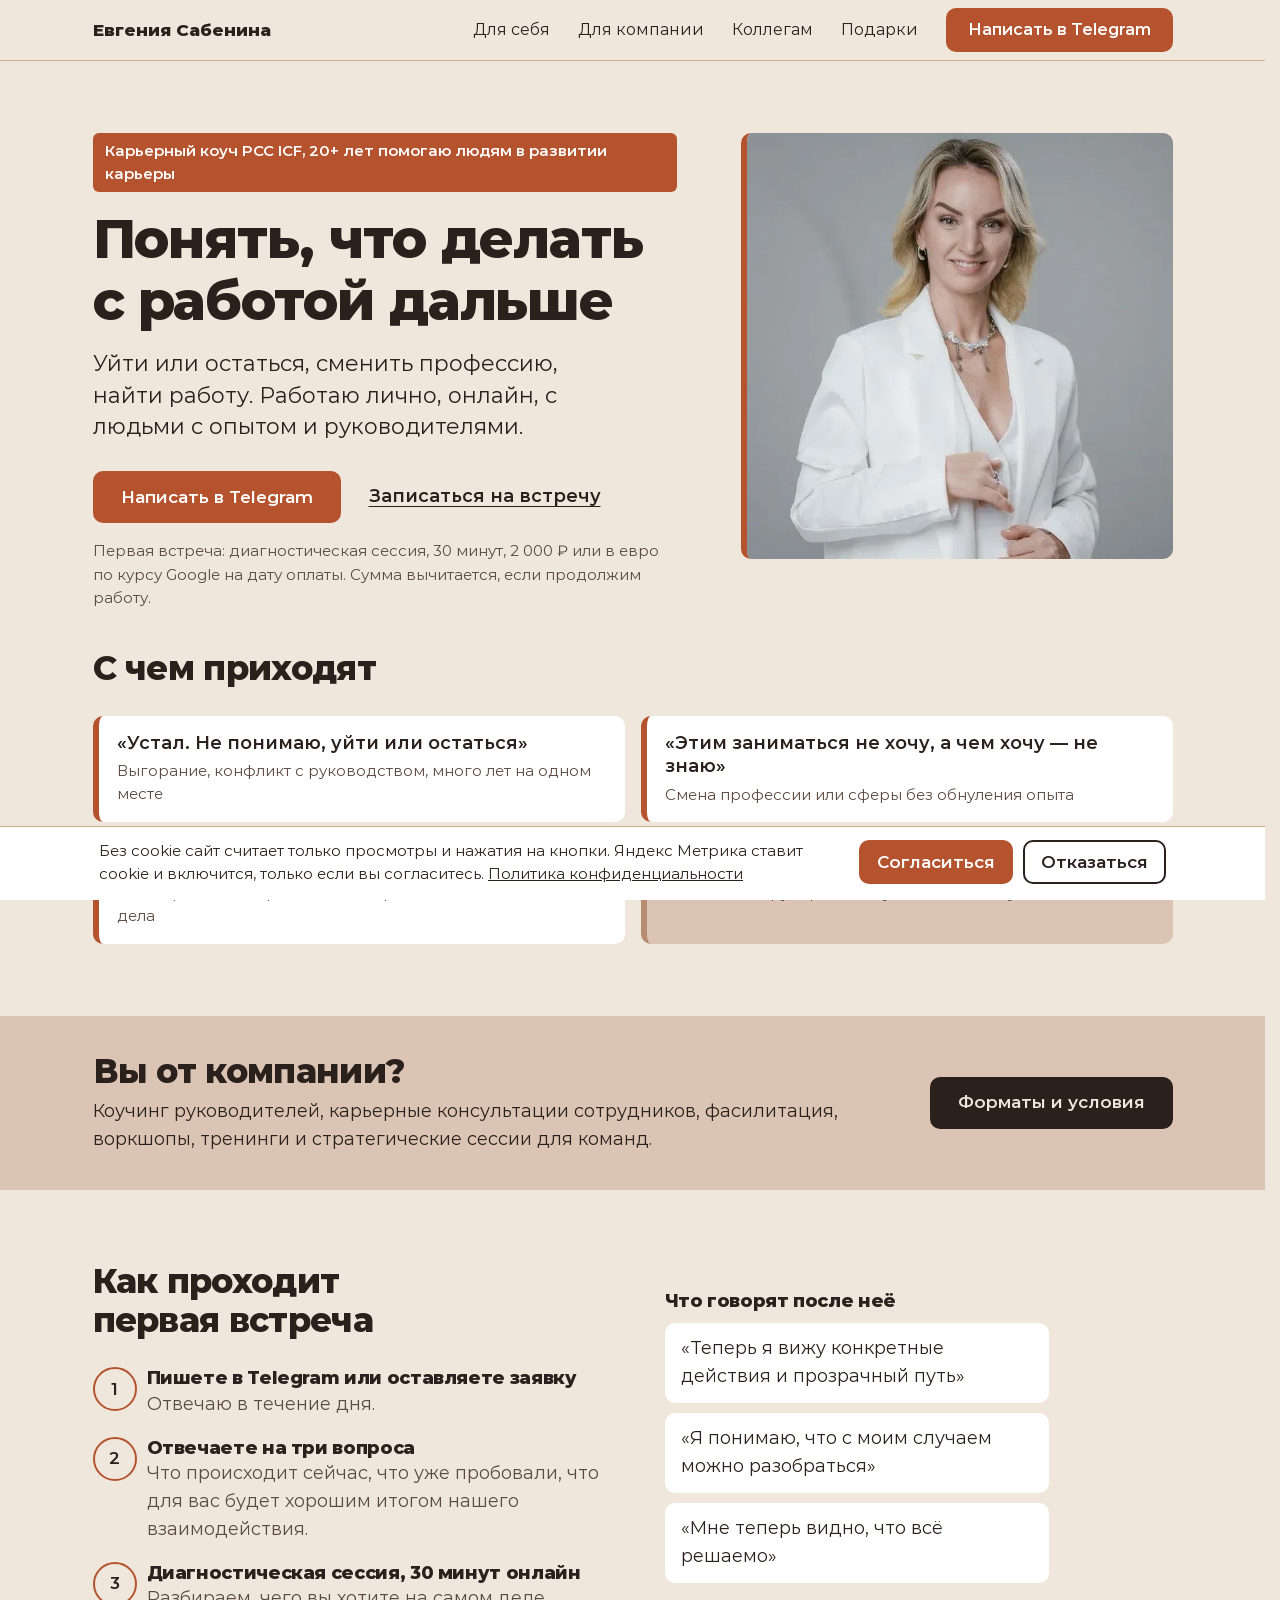
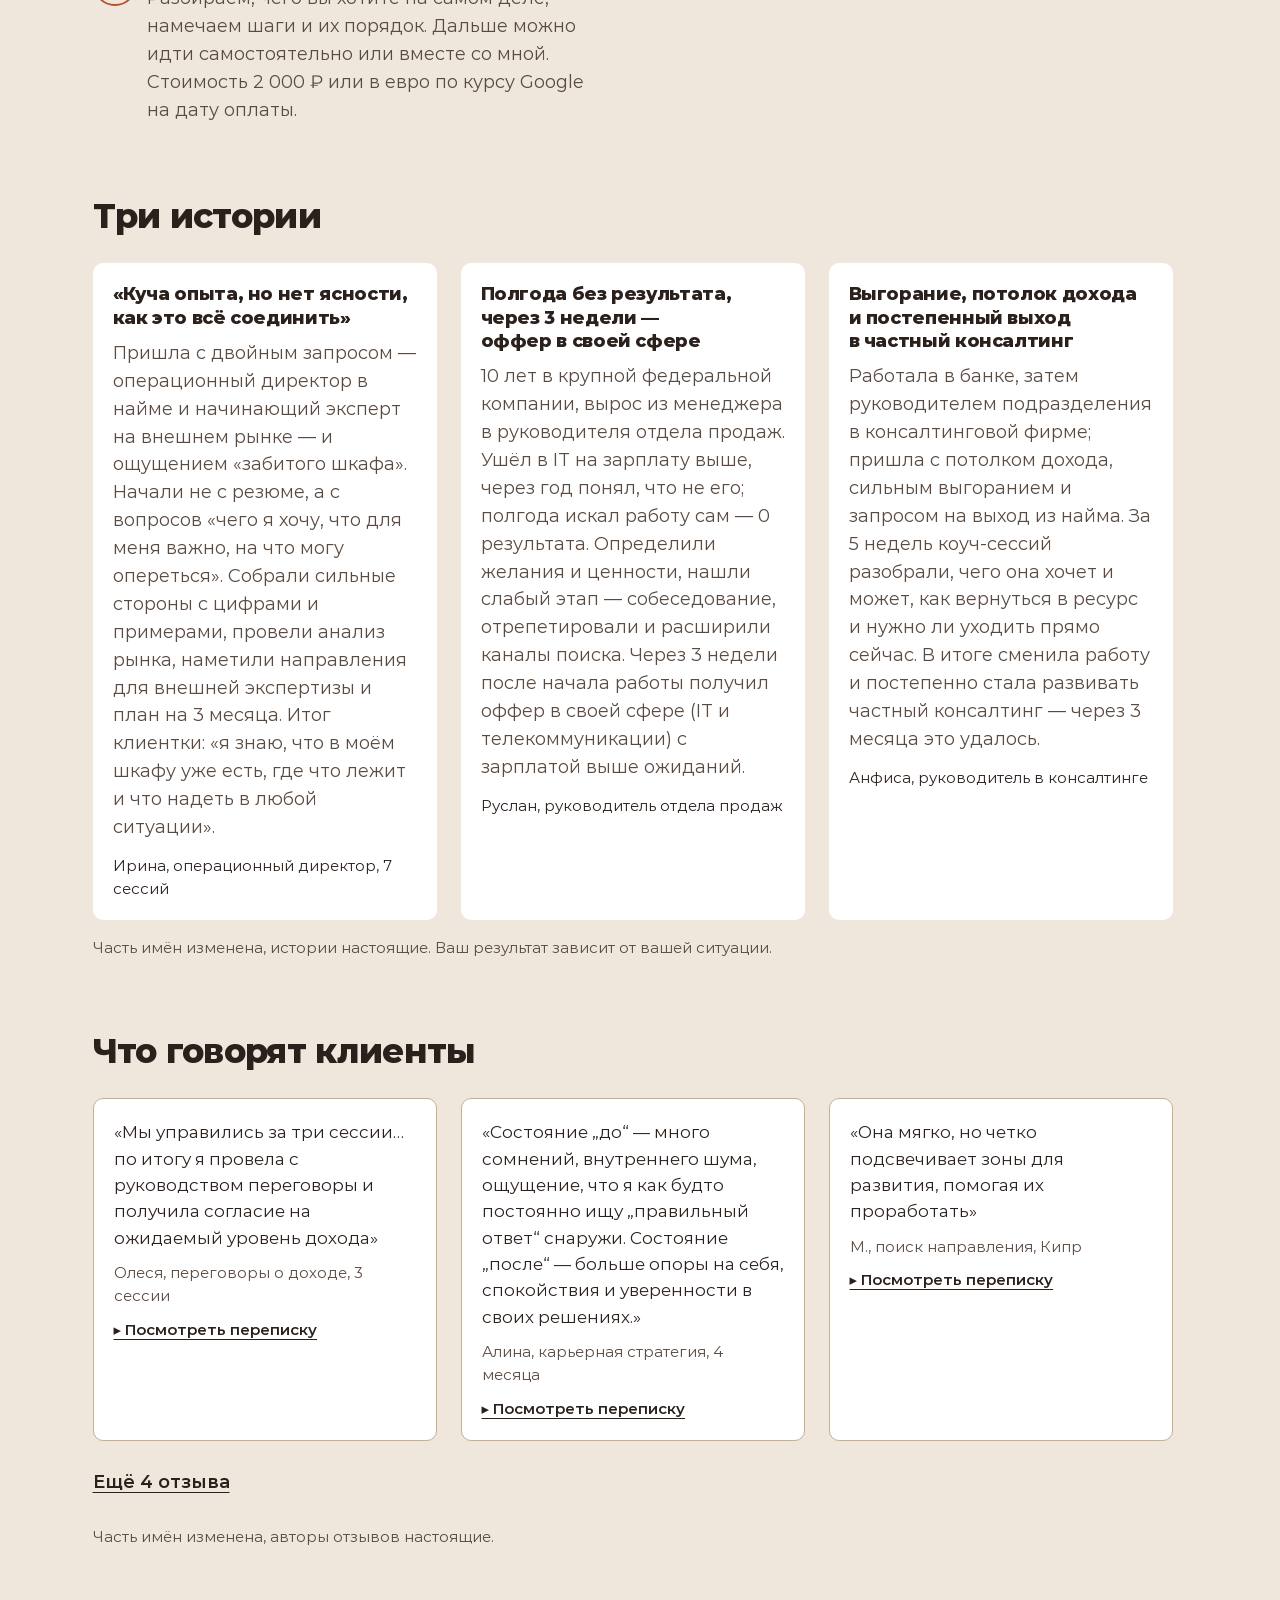
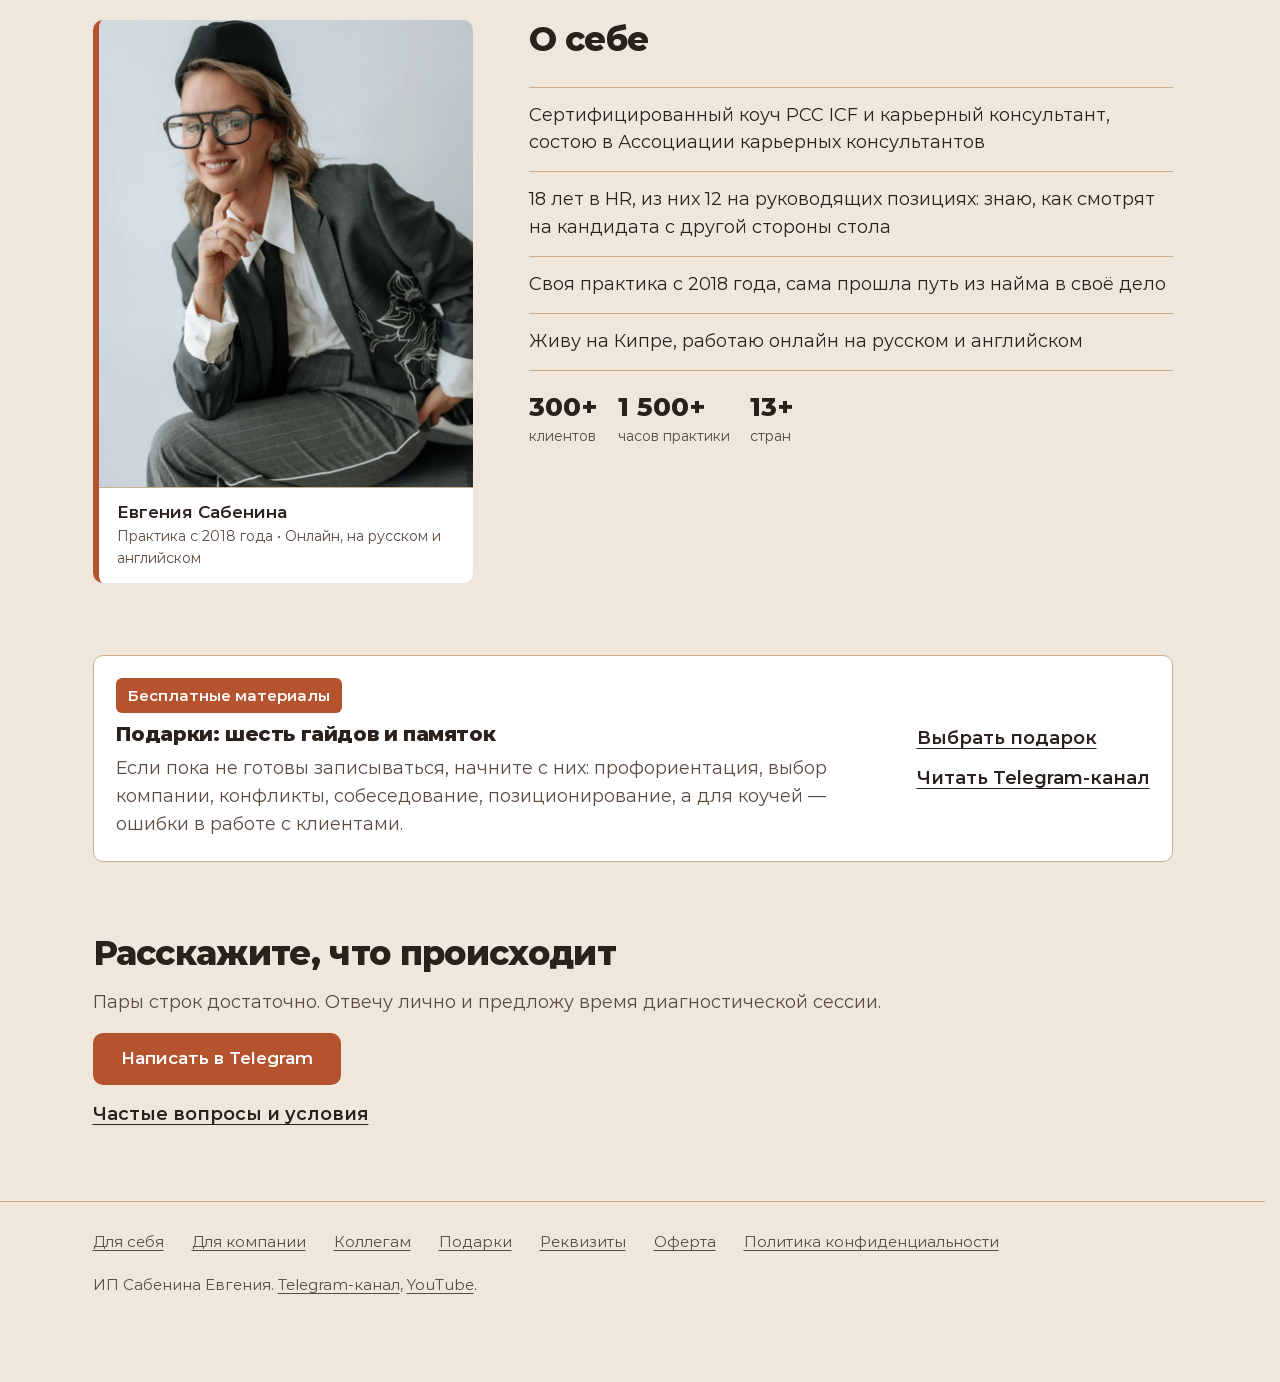
<file: index.html>
<!doctype html>
<html lang="ru" data-page="index" data-hit="https://functions.yandexcloud.net/d4e68714odns69rk6tcs">
<head>
<meta charset="utf-8">
<meta http-equiv="Content-Security-Policy" content="default-src 'self'; script-src 'self' https://mc.yandex.ru https://mc.yandex.com https://mc.yandex.az https://mc.yandex.by https://mc.yandex.co.il https://mc.yandex.com.am https://mc.yandex.com.ge https://mc.yandex.com.tr https://mc.yandex.ee https://mc.yandex.fr https://mc.yandex.kg https://mc.yandex.kz https://mc.yandex.lt https://mc.yandex.lv https://mc.yandex.md https://mc.yandex.tj https://mc.yandex.tm https://mc.yandex.uz https://forms.yandex.ru https://yastatic.net; frame-src https://forms.yandex.ru; img-src 'self' data: https://mc.yandex.ru https://mc.yandex.com https://mc.yandex.az https://mc.yandex.by https://mc.yandex.co.il https://mc.yandex.com.am https://mc.yandex.com.ge https://mc.yandex.com.tr https://mc.yandex.ee https://mc.yandex.fr https://mc.yandex.kg https://mc.yandex.kz https://mc.yandex.lt https://mc.yandex.lv https://mc.yandex.md https://mc.yandex.tj https://mc.yandex.tm https://mc.yandex.uz; connect-src 'self' https://mc.yandex.ru https://mc.yandex.com https://mc.yandex.az https://mc.yandex.by https://mc.yandex.co.il https://mc.yandex.com.am https://mc.yandex.com.ge https://mc.yandex.com.tr https://mc.yandex.ee https://mc.yandex.fr https://mc.yandex.kg https://mc.yandex.kz https://mc.yandex.lt https://mc.yandex.lv https://mc.yandex.md https://mc.yandex.tj https://mc.yandex.tm https://mc.yandex.uz https://functions.yandexcloud.net; style-src 'self'; font-src 'self'; base-uri 'self' https://sabenina-career.com/; form-action 'none'">
<meta name="viewport" content="width=device-width, initial-scale=1">
<meta name="referrer" content="strict-origin-when-cross-origin">
<title>Евгения Сабенина — карьерный коуч PCC ICF</title>
<meta name="description" content="Карьерный коуч PCC ICF и карьерный консультант, 20+ лет опыта. Смена профессии, поиск работы, выгорание. Кипр, Лимассол; онлайн на русском и английском.">
<link rel="canonical" href="https://sabenina-career.com/">
<meta property="og:url" content="https://sabenina-career.com/">
<meta property="og:type" content="website">
<meta property="og:locale" content="ru_RU">
<meta property="og:title" content="Евгения Сабенина — карьерный коуч PCC ICF">
<meta property="og:description" content="Карьерный коуч PCC ICF и карьерный консультант, 20+ лет опыта. Смена профессии, поиск работы, выгорание. Кипр, Лимассол; онлайн на русском и английском.">
<meta property="og:image" content="https://sabenina-career.com/img/og.jpg">
<meta property="og:image:width" content="1200">
<meta property="og:image:height" content="630">
<link rel="icon" href="favicon.ico" sizes="32x32">
<link rel="icon" href="favicon.svg" type="image/svg+xml">
<link rel="stylesheet" href="styles.css">
<script src="site.js" defer></script>
<script type="application/ld+json">{"@context": "https://schema.org", "@type": "Person", "name": "Евгения Сабенина", "jobTitle": "Карьерный и executive-коуч, PCC ICF", "knowsLanguage": ["ru", "en"], "url": "https://sabenina-career.com/", "sameAs": ["https://t.me/sabenina_career_channel", "https://www.youtube.com/@sabenina_career"]}</script>
</head>
<body>

<header class="top">
  <div class="wrap">
    <a class="brand" href="index.html">Евгения Сабенина</a>
    <nav class="nav" aria-label="Разделы">
      <a href="dlya-sebya.html">Для себя</a>
      <a href="dlya-kompanii.html">Для компании</a>
      <a href="kollegam.html">Коллегам</a>
      <a href="podarki.html">Подарки</a>
      <a class="btn" href="https://t.me/sabenina_career?text=%D0%97%D0%B4%D1%80%D0%B0%D0%B2%D1%81%D1%82%D0%B2%D1%83%D0%B9%D1%82%D0%B5%21%20%D0%9F%D0%B8%D1%88%D1%83%20%D1%81%20%D1%81%D0%B0%D0%B9%D1%82%D0%B0%2C%20%D1%81%D1%82%D1%80%D0%B0%D0%BD%D0%B8%D1%86%D0%B0%20%C2%AB%D0%93%D0%BB%D0%B0%D0%B2%D0%BD%D0%B0%D1%8F%C2%BB." target="_blank" rel="noopener" data-goal="telegram">Написать в Telegram</a>
    </nav>
    <details class="menu">
      <summary>Меню</summary>
      <div class="menu-list">
        <a href="index.html" aria-current="page">Главная</a>
        <a href="dlya-sebya.html">Для себя</a>
        <a href="dlya-kompanii.html">Для компании</a>
        <a href="kollegam.html">Коллегам</a>
        <a href="podarki.html">Подарки</a>
      </div>
    </details>
  </div>
</header>

<main>

<section class="hero">
  <div class="wrap hero-grid">
    <div class="hero-text">
      <span class="plaque">Карьерный коуч PCC ICF, 20+ лет помогаю людям в развитии карьеры</span>
      <h1>Понять, что делать с работой дальше</h1>
      <p class="lead">Уйти или остаться, сменить профессию, найти работу. Работаю лично, онлайн, с людьми с опытом и руководителями.</p>
      <div class="actions">
        <a class="btn" href="https://t.me/sabenina_career?text=%D0%97%D0%B4%D1%80%D0%B0%D0%B2%D1%81%D1%82%D0%B2%D1%83%D0%B9%D1%82%D0%B5%21%20%D0%9F%D0%B8%D1%88%D1%83%20%D1%81%20%D1%81%D0%B0%D0%B9%D1%82%D0%B0%2C%20%D1%81%D1%82%D1%80%D0%B0%D0%BD%D0%B8%D1%86%D0%B0%20%C2%AB%D0%93%D0%BB%D0%B0%D0%B2%D0%BD%D0%B0%D1%8F%C2%BB." target="_blank" rel="noopener" data-goal="telegram">Написать в Telegram</a>
        <a class="link" href="dlya-sebya.html#zapis" data-goal="form">Записаться на встречу</a>
        <span class="note">Первая встреча: диагностическая сессия, 30 минут, 2 000 ₽ или в евро по курсу Google на дату оплаты. Сумма вычитается, если продолжим работу.</span>
      </div>
    </div>

    <div class="hero-photo">
      <div class="photo-card">
        <img src="img/eugenia-hero-white.webp" alt="Евгения Сабенина, карьерный коуч, в белом жакете" width="656" height="656">
      </div>
    </div>
  </div>
</section>

<section class="block pt-0">
  <div class="wrap">
    <h2>С чем приходят</h2>
    <div class="asks-grid">
      <a class="ask" href="dlya-sebya.html#ujti-ili-ostatsya">
        <strong>«Устал. Не понимаю, уйти или остаться»</strong>
        <span>Выгорание, конфликт с руководством, много лет на одном месте</span>
      </a>
      <a class="ask" href="dlya-sebya.html#smena-professii">
        <strong>«Этим заниматься не хочу, а чем хочу — не знаю»</strong>
        <span>Смена профессии или сферы без обнуления опыта</span>
      </a>
      <a class="ask" href="dlya-sebya.html#poisk-raboty">
        <strong>«Нет приглашений на резюме, что делать?»</strong>
        <span>Поиск работы, сокращение, возврат в найм после своего дела</span>
      </a>
      <a class="ask unsure" href="https://t.me/sabenina_career?text=%D0%97%D0%B4%D1%80%D0%B0%D0%B2%D1%81%D1%82%D0%B2%D1%83%D0%B9%D1%82%D0%B5%21%20%D0%9F%D0%B8%D1%88%D1%83%20%D1%81%20%D1%81%D0%B0%D0%B9%D1%82%D0%B0%2C%20%D1%81%D1%82%D1%80%D0%B0%D0%BD%D0%B8%D1%86%D0%B0%20%C2%AB%D0%93%D0%BB%D0%B0%D0%B2%D0%BD%D0%B0%D1%8F%C2%BB." target="_blank" rel="noopener" data-goal="telegram">
        <strong>Не знаете, что выбрать?</strong>
        <span>Напишите пару строк о ситуации, подскажу, с чего начать</span>
      </a>
    </div>
  </div>
</section>

<section class="band">
  <div class="wrap">
    <div>
      <h2>Вы от компании?</h2>
      <p>Коучинг руководителей, карьерные консультации сотрудников, фасилитация, воркшопы, тренинги и стратегические сессии для команд.</p>
    </div>
    <a class="btn" href="dlya-kompanii.html">Форматы и условия</a>
  </div>
</section>

<section class="block">
  <div class="wrap two">
    <div>
      <h2>Как проходит первая встреча</h2>
      <ol class="steps">
        <li><div><h3>Пишете в Telegram или оставляете заявку</h3><p class="muted">Отвечаю в течение дня.</p></div></li>
        <li><div><h3>Отвечаете на три вопроса</h3><p class="muted">Что происходит сейчас, что уже пробовали, что для вас будет хорошим итогом нашего взаимодействия.</p></div></li>
        <li><div><h3>Диагностическая сессия, 30 минут онлайн</h3><p class="muted">Разбираем, чего вы хотите на самом деле, намечаем шаги и их порядок. Дальше можно идти самостоятельно или вместе со мной. Стоимость 2 000 ₽ или в евро по курсу Google на дату оплаты.</p></div></li>
      </ol>
    </div>
    <div class="said" aria-label="Что говорят после первой встречи">
      <h3>Что говорят после неё</h3>
      <p>«Теперь я вижу конкретные действия и прозрачный путь»</p>
      <p>«Я понимаю, что с моим случаем можно разобраться»</p>
      <p>«Мне теперь видно, что всё решаемо»</p>
    </div>
  </div>
</section>

<section class="block pt-0">
  <div class="wrap">
    <h2>Три истории</h2>
    <div class="cases">
      <article class="case">
        <h3>«Куча опыта, но нет ясности, как это всё соединить»</h3>
        <p>Пришла с двойным запросом — операционный директор в найме и начинающий эксперт на внешнем рынке — и ощущением «забитого шкафа». Начали не с резюме, а с вопросов «чего я хочу, что для меня важно, на что могу опереться». Собрали сильные стороны с цифрами и примерами, провели анализ рынка, наметили направления для внешней экспертизы и план на 3 месяца. Итог клиентки: «я знаю, что в моём шкафу уже есть, где что лежит и что надеть в любой ситуации».</p>
        <p class="who">Ирина, операционный директор, 7 сессий</p>
      </article>
      <article class="case">
        <h3>Полгода без результата, через 3 недели — оффер в своей сфере</h3>
        <p>10 лет в крупной федеральной компании, вырос из менеджера в руководителя отдела продаж. Ушёл в IT на зарплату выше, через год понял, что не его; полгода искал работу сам — 0 результата. Определили желания и ценности, нашли слабый этап — собеседование, отрепетировали и расширили каналы поиска. Через 3 недели после начала работы получил оффер в своей сфере (IT и телекоммуникации) с зарплатой выше ожиданий.</p>
        <p class="who">Руслан, руководитель отдела продаж</p>
      </article>
      <article class="case">
        <h3>Выгорание, потолок дохода и постепенный выход в частный консалтинг</h3>
        <p>Работала в банке, затем руководителем подразделения в консалтинговой фирме; пришла с потолком дохода, сильным выгоранием и запросом на выход из найма. За 5 недель коуч-сессий разобрали, чего она хочет и может, как вернуться в ресурс и нужно ли уходить прямо сейчас. В итоге сменила работу и постепенно стала развивать частный консалтинг — через 3 месяца это удалось.</p>
        <p class="who">Анфиса, руководитель в консалтинге</p>
      </article>
    </div>
    <p class="muted small mt-16">Часть имён изменена, истории настоящие. Ваш результат зависит от вашей ситуации.</p>
  </div>
</section>

<section class="block pt-0" id="otzyvy">
  <div class="wrap">
    <h2>Что говорят клиенты</h2>
    <div class="reviews">
        <figure class="review">
          <blockquote>«Мы управились за три сессии… по итогу я провела с руководством переговоры и получила согласие на ожидаемый уровень дохода»</blockquote>
          <figcaption>Олеся, переговоры о доходе, 3 сессии</figcaption>
          <details class="proof"><summary>Посмотреть переписку</summary><a href="img/otzyvy/14.webp" target="_blank" rel="noopener"><img src="img/otzyvy/14.webp" alt="Скриншот отзыва клиентки о переговорах о доходе" width="1080" height="629" loading="lazy"></a></details>
        </figure>
        <figure class="review">
          <blockquote>«Состояние „до“ — много сомнений, внутреннего шума, ощущение, что я как будто постоянно ищу „правильный ответ“ снаружи. Состояние „после“ — больше опоры на себя, спокойствия и уверенности в своих решениях.»</blockquote>
          <figcaption>Алина, карьерная стратегия, 4 месяца</figcaption>
          <details class="proof"><summary>Посмотреть переписку</summary><a href="img/otzyvy/15.webp" target="_blank" rel="noopener"><img src="img/otzyvy/15.webp" alt="Скриншот отзыва клиентки: с чем пришла" width="932" height="1280" loading="lazy"></a><a href="img/otzyvy/16.webp" target="_blank" rel="noopener"><img src="img/otzyvy/16.webp" alt="Скриншот отзыва клиентки: что стало опорой в процессе" width="765" height="1280" loading="lazy"></a><a href="img/otzyvy/17.webp" target="_blank" rel="noopener"><img src="img/otzyvy/17.webp" alt="Скриншот отзыва клиентки: изменения за 4 месяца" width="785" height="1280" loading="lazy"></a></details>
        </figure>
        <figure class="review">
          <blockquote>«Она мягко, но четко подсвечивает зоны для развития, помогая их проработать»</blockquote>
          <figcaption>М., поиск направления, Кипр</figcaption>
          <details class="proof"><summary>Посмотреть переписку</summary><a href="img/otzyvy/06.webp" target="_blank" rel="noopener"><img src="img/otzyvy/06.webp" alt="Скриншот отзыва клиента о поиске направления" width="1080" height="540" loading="lazy"></a></details>
        </figure>
    </div>
    <details class="more-reviews">
      <summary>Ещё 4 отзыва</summary>
      <div class="reviews">
        <figure class="review">
          <blockquote>«В результате поставленная цель была достигнута: резюме скорректировано, предпочтения определены»</blockquote>
          <figcaption>Игорь Н., топ-менеджер, найти работу</figcaption>
          <details class="proof"><summary>Посмотреть переписку</summary><a href="img/otzyvy/11.webp" target="_blank" rel="noopener"><img src="img/otzyvy/11.webp" alt="Скриншот отзыва топ-менеджера" width="1064" height="532" loading="lazy"></a></details>
        </figure>
        <figure class="review">
          <blockquote>«А еще понимание, как всё это работает и на международных рынках — это очень важно, с учетом моей релокации!»</blockquote>
          <figcaption>Юлия Т., работа после переезда</figcaption>
          <details class="proof"><summary>Посмотреть переписку</summary><a href="img/otzyvy/13.webp" target="_blank" rel="noopener"><img src="img/otzyvy/13.webp" alt="Скриншот отзыва клиентки о релокации" width="1080" height="504" loading="lazy"></a></details>
        </figure>
        <figure class="review">
          <blockquote>«Мы не только проработали все поставленные вопросы, но и „прибили гвоздём“ мои мысли, оформили их в конкретные задачи»</blockquote>
          <figcaption>Артём В., чего я хочу в 34 года</figcaption>
          <details class="proof"><summary>Посмотреть переписку</summary><a href="img/otzyvy/04.webp" target="_blank" rel="noopener"><img src="img/otzyvy/04.webp" alt="Скриншот отзыва клиента о личном росте" width="1080" height="540" loading="lazy"></a></details>
        </figure>
        <figure class="review">
          <blockquote>«Думала ли я до встречи с тобой, что работа с карьерным консультантом предполагает не просто помощь в написании резюме и подготовке к собеседованию? НИКОГДА.»</blockquote>
          <figcaption>Наталья Р., смена работы</figcaption>
          <details class="proof"><summary>Посмотреть переписку</summary><a href="img/otzyvy/10.webp" target="_blank" rel="noopener"><img src="img/otzyvy/10.webp" alt="Скриншот отзыва клиентки о смене работы" width="1080" height="540" loading="lazy"></a></details>
        </figure>
      </div>
    </details>
    <p class="muted small mt-16">Часть имён изменена, авторы отзывов настоящие.</p>
  </div>
</section>

<section class="block pt-0">
  <div class="wrap about-grid">
    <div class="about-photo">
      <div class="photo-card">
        <img src="img/eugenia-about.webp" alt="Евгения Сабенина улыбается, в очках, шапочке и сером костюме" width="760" height="950" loading="lazy">
        <div class="photo-badge">
          <strong>Евгения Сабенина</strong>
          <span>Практика с 2018 года • Онлайн, на русском и английском</span>
        </div>
      </div>
    </div>
    <div class="about-content">
      <h2>О себе</h2>
      <ul class="facts">
        <li>Сертифицированный коуч PCC ICF и карьерный консультант, состою в Ассоциации карьерных консультантов</li>
        <li>18 лет в HR, из них 12 на руководящих позициях: знаю, как смотрят на кандидата с другой стороны стола</li>
        <li>Своя практика с 2018 года, сама прошла путь из найма в своё дело</li>
        <li>Живу на Кипре, работаю онлайн на русском и английском</li>
      </ul>
      <div class="nums">
        <div><b>300+</b><span>клиентов</span></div>
        <div><b>1 500+</b><span>часов практики</span></div>
        <div><b>13+</b><span>стран</span></div>
      </div>
    </div>
  </div>
</section>

<section class="block pt-0">
  <div class="wrap">
    <div class="soft gifts-banner">
      <div>
        <span class="plaque mb-8">Бесплатные материалы</span>
        <h3 class="fs-lead">Подарки: шесть гайдов и памяток</h3>
        <p class="muted">Если пока не готовы записываться, начните с них: профориентация, выбор компании, конфликты, собеседование, позиционирование, а для коучей — ошибки в работе с клиентами.</p>
      </div>
      <div class="gifts-actions">
        <a class="link" href="podarki.html">Выбрать подарок</a>
        <a class="link" href="https://t.me/sabenina_career_channel" target="_blank" rel="noopener" data-goal="channel">Читать Telegram-канал</a>
      </div>
    </div>
  </div>
</section>

<section class="block pt-0">
  <div class="wrap final">
    <h2 class="m-0">Расскажите, что происходит</h2>
    <p class="muted">Пары строк достаточно. Отвечу лично и предложу время диагностической сессии.</p>
    <a class="btn" href="https://t.me/sabenina_career?text=%D0%97%D0%B4%D1%80%D0%B0%D0%B2%D1%81%D1%82%D0%B2%D1%83%D0%B9%D1%82%D0%B5%21%20%D0%9F%D0%B8%D1%88%D1%83%20%D1%81%20%D1%81%D0%B0%D0%B9%D1%82%D0%B0%2C%20%D1%81%D1%82%D1%80%D0%B0%D0%BD%D0%B8%D1%86%D0%B0%20%C2%AB%D0%93%D0%BB%D0%B0%D0%B2%D0%BD%D0%B0%D1%8F%C2%BB." target="_blank" rel="noopener" data-goal="telegram">Написать в Telegram</a>
    <a class="link" href="dlya-sebya.html#voprosy">Частые вопросы и условия</a>
  </div>
</section>

</main>

<footer class="foot">
  <div class="wrap">
    <nav aria-label="Подвал">
      <a href="dlya-sebya.html">Для себя</a>
      <a href="dlya-kompanii.html">Для компании</a>
      <a href="kollegam.html">Коллегам</a>
      <a href="podarki.html">Подарки</a>
      <a href="rekvizity.html">Реквизиты</a>
      <a href="oferta.html">Оферта</a>
      <a href="politika.html">Политика конфиденциальности</a>
    </nav>
    <p>ИП Сабенина Евгения. <a href="https://t.me/sabenina_career_channel" target="_blank" rel="noopener" data-goal="channel">Telegram-канал</a>, <a href="https://www.youtube.com/@sabenina_career" target="_blank" rel="noopener" data-goal="youtube">YouTube</a>.</p>
  </div>
</footer>

<dialog class="lightbox" aria-label="Скриншоты переписки">
  <button class="lightbox-close" type="button" autofocus>Закрыть</button>
  <div class="lightbox-body" tabindex="0"></div>
</dialog>

<div class="dock">
  <div class="sticky" hidden>
<a class="btn" href="https://t.me/sabenina_career?text=%D0%97%D0%B4%D1%80%D0%B0%D0%B2%D1%81%D1%82%D0%B2%D1%83%D0%B9%D1%82%D0%B5%21%20%D0%9F%D0%B8%D1%88%D1%83%20%D1%81%20%D1%81%D0%B0%D0%B9%D1%82%D0%B0%2C%20%D1%81%D1%82%D1%80%D0%B0%D0%BD%D0%B8%D1%86%D0%B0%20%C2%AB%D0%93%D0%BB%D0%B0%D0%B2%D0%BD%D0%B0%D1%8F%C2%BB." target="_blank" rel="noopener" data-goal="telegram">Написать в Telegram</a>  </div>
  <div class="consent" data-metrika="114624251" hidden>
    <p>Без cookie сайт считает только просмотры и нажатия на кнопки. Яндекс Метрика ставит cookie и включится, только если вы согласитесь. <a href="politika.html">Политика конфиденциальности</a></p>
    <div class="consent-actions">
      <button class="btn" type="button" data-consent="yes">Согласиться</button>
      <button class="btn ghost" type="button" data-consent="no">Отказаться</button>
    </div>
  </div>
</div>
</body>
</html>
</file>
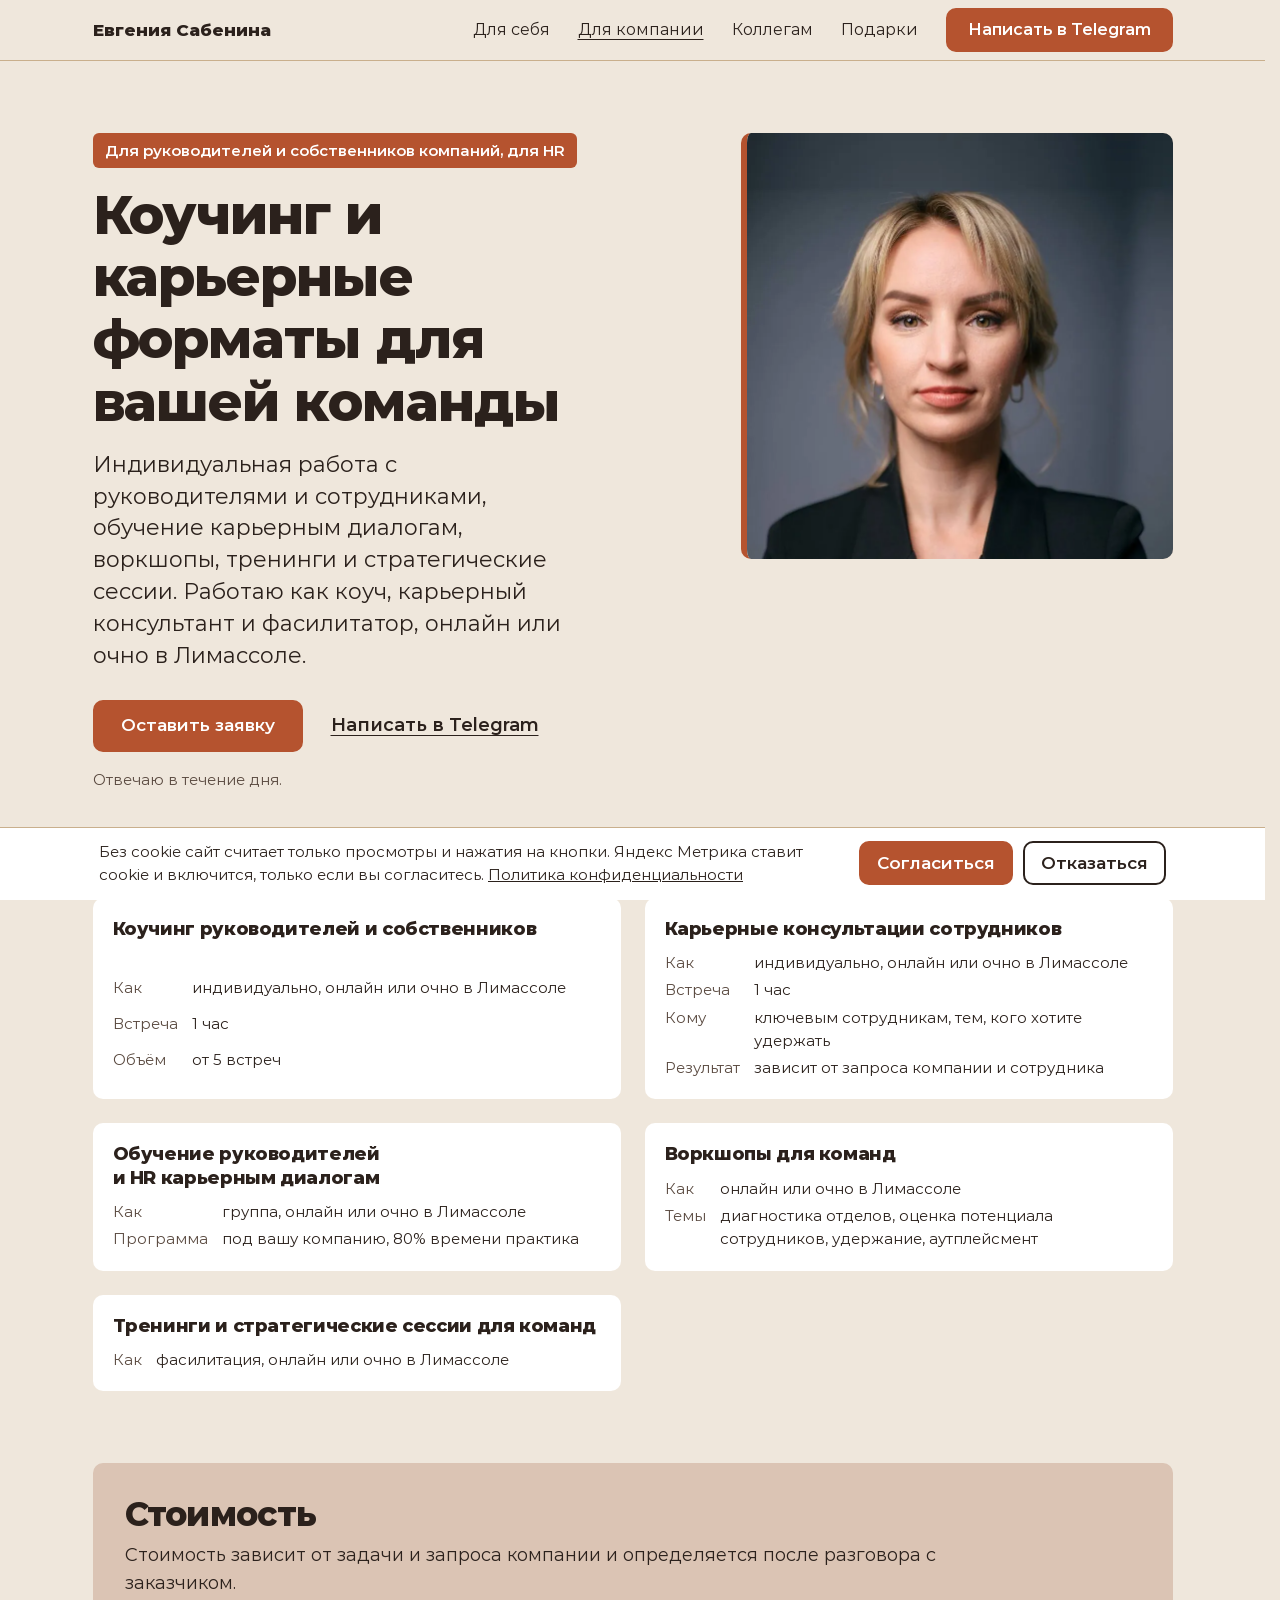
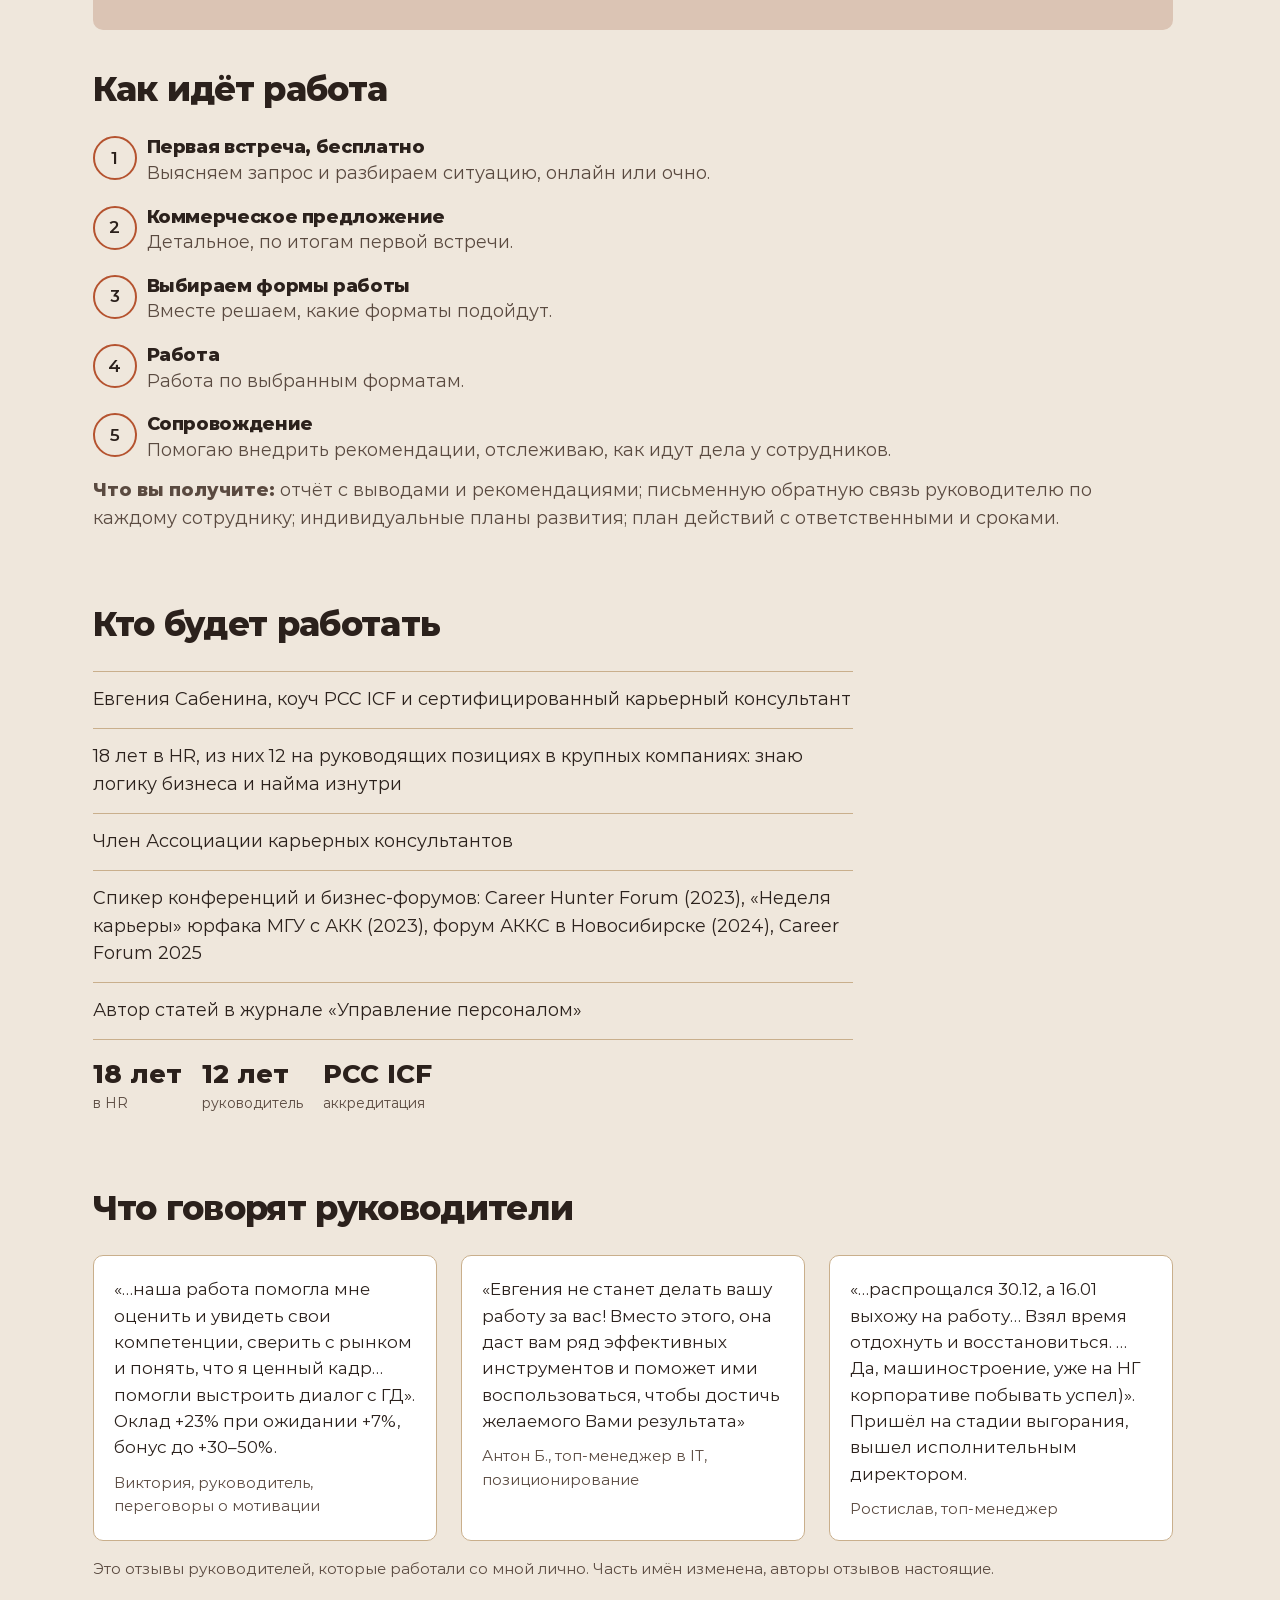
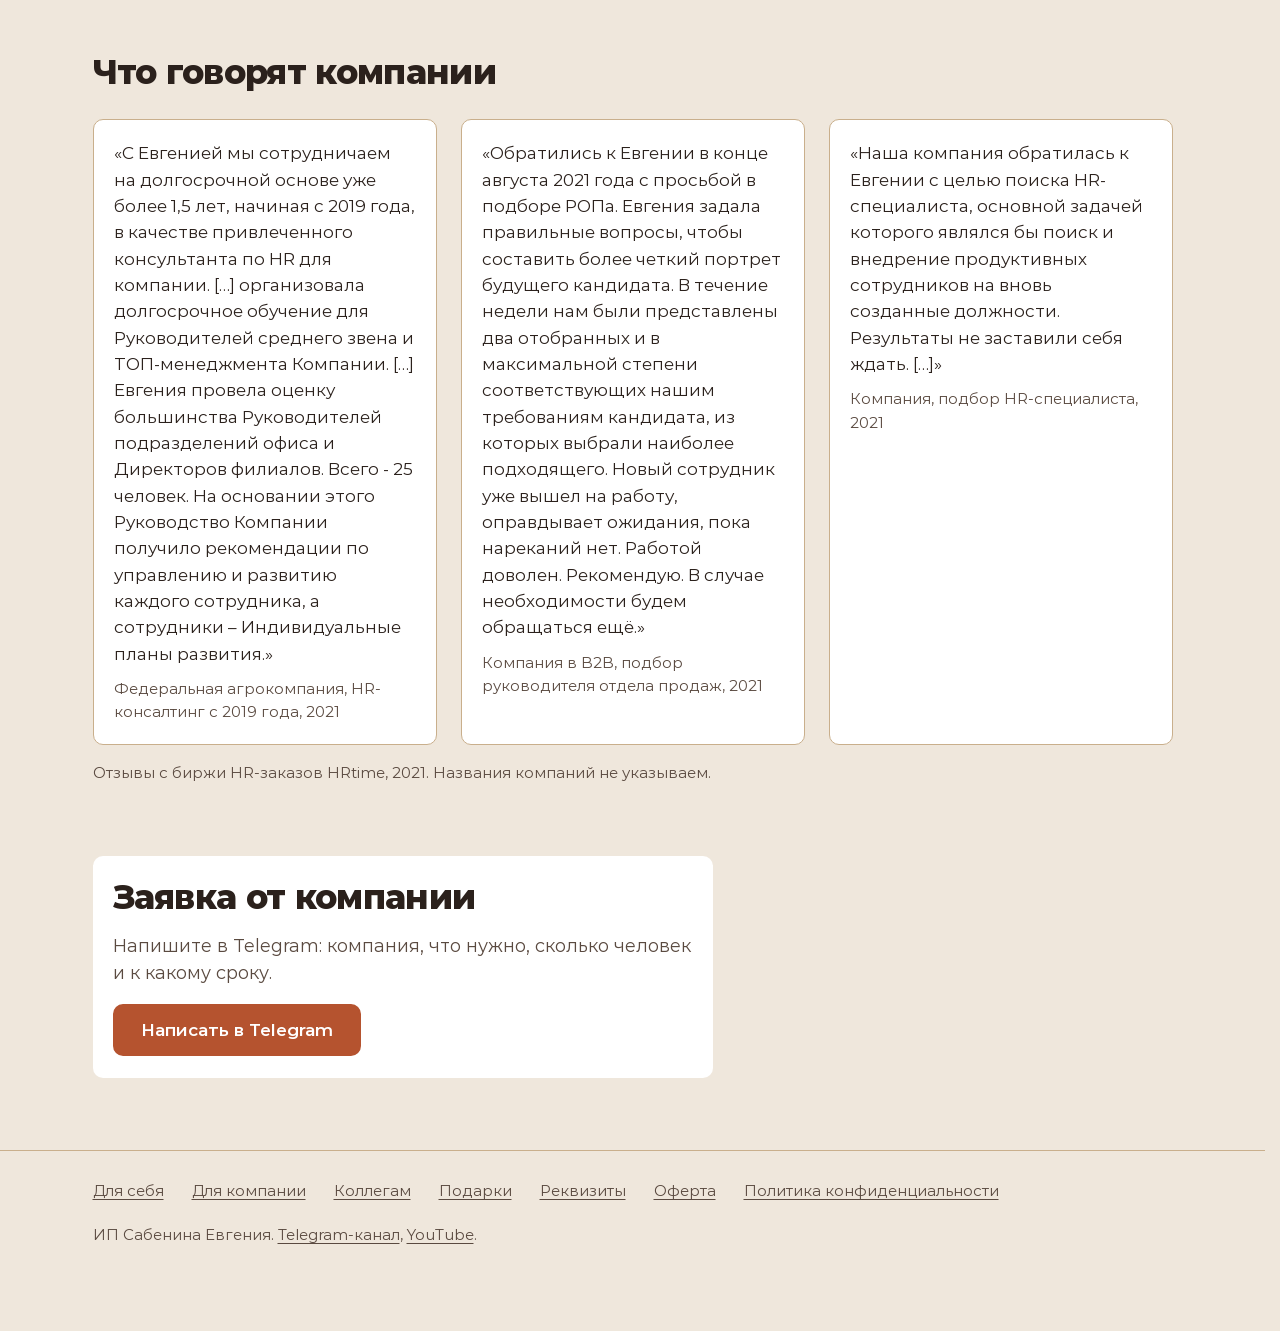
<file: dlya-kompanii.html>
<!doctype html>
<html lang="ru" data-page="dlya-kompanii" data-hit="https://functions.yandexcloud.net/d4e68714odns69rk6tcs">
<head>
<meta charset="utf-8">
<meta http-equiv="Content-Security-Policy" content="default-src 'self'; script-src 'self' https://mc.yandex.ru https://mc.yandex.com https://mc.yandex.az https://mc.yandex.by https://mc.yandex.co.il https://mc.yandex.com.am https://mc.yandex.com.ge https://mc.yandex.com.tr https://mc.yandex.ee https://mc.yandex.fr https://mc.yandex.kg https://mc.yandex.kz https://mc.yandex.lt https://mc.yandex.lv https://mc.yandex.md https://mc.yandex.tj https://mc.yandex.tm https://mc.yandex.uz https://forms.yandex.ru https://yastatic.net; frame-src https://forms.yandex.ru; img-src 'self' data: https://mc.yandex.ru https://mc.yandex.com https://mc.yandex.az https://mc.yandex.by https://mc.yandex.co.il https://mc.yandex.com.am https://mc.yandex.com.ge https://mc.yandex.com.tr https://mc.yandex.ee https://mc.yandex.fr https://mc.yandex.kg https://mc.yandex.kz https://mc.yandex.lt https://mc.yandex.lv https://mc.yandex.md https://mc.yandex.tj https://mc.yandex.tm https://mc.yandex.uz; connect-src 'self' https://mc.yandex.ru https://mc.yandex.com https://mc.yandex.az https://mc.yandex.by https://mc.yandex.co.il https://mc.yandex.com.am https://mc.yandex.com.ge https://mc.yandex.com.tr https://mc.yandex.ee https://mc.yandex.fr https://mc.yandex.kg https://mc.yandex.kz https://mc.yandex.lt https://mc.yandex.lv https://mc.yandex.md https://mc.yandex.tj https://mc.yandex.tm https://mc.yandex.uz https://functions.yandexcloud.net; style-src 'self'; font-src 'self'; base-uri 'self' https://sabenina-career.com/; form-action 'none'">
<meta name="viewport" content="width=device-width, initial-scale=1">
<meta name="referrer" content="strict-origin-when-cross-origin">
<title>Коучинг руководителей и карьерные форматы для компаний</title>
<meta name="description" content="Коучинг руководителей, карьерные консультации сотрудников, обучение карьерным диалогам и воркшопы. Онлайн или в Лимассоле.">
<link rel="canonical" href="https://sabenina-career.com/dlya-kompanii.html">
<meta property="og:url" content="https://sabenina-career.com/dlya-kompanii.html">
<meta property="og:type" content="website">
<meta property="og:locale" content="ru_RU">
<meta property="og:title" content="Коучинг руководителей и карьерные форматы для компаний">
<meta property="og:description" content="Коучинг руководителей, карьерные консультации сотрудников, обучение карьерным диалогам и воркшопы. Онлайн или в Лимассоле.">
<meta property="og:image" content="https://sabenina-career.com/img/og.jpg">
<meta property="og:image:width" content="1200">
<meta property="og:image:height" content="630">
<link rel="icon" href="favicon.ico" sizes="32x32">
<link rel="icon" href="favicon.svg" type="image/svg+xml">
<link rel="stylesheet" href="styles.css">
<script src="site.js" defer></script>
</head>
<body>

<header class="top">
  <div class="wrap">
    <a class="brand" href="index.html">Евгения Сабенина</a>
    <nav class="nav" aria-label="Разделы">
      <a href="dlya-sebya.html">Для себя</a>
      <a href="dlya-kompanii.html" aria-current="page">Для компании</a>
      <a href="kollegam.html">Коллегам</a>
      <a href="podarki.html">Подарки</a>
      <a class="btn" href="https://t.me/sabenina_career?text=%D0%97%D0%B4%D1%80%D0%B0%D0%B2%D1%81%D1%82%D0%B2%D1%83%D0%B9%D1%82%D0%B5%21%20%D0%9F%D0%B8%D1%88%D1%83%20%D1%81%20%D1%81%D0%B0%D0%B9%D1%82%D0%B0%2C%20%D1%81%D1%82%D1%80%D0%B0%D0%BD%D0%B8%D1%86%D0%B0%20%C2%AB%D0%94%D0%BB%D1%8F%20%D0%BA%D0%BE%D0%BC%D0%BF%D0%B0%D0%BD%D0%B8%D0%B8%C2%BB." target="_blank" rel="noopener" data-goal="telegram">Написать в Telegram</a>
    </nav>
    <details class="menu">
      <summary>Меню</summary>
      <div class="menu-list">
        <a href="index.html">Главная</a>
        <a href="dlya-sebya.html">Для себя</a>
        <a href="dlya-kompanii.html" aria-current="page">Для компании</a>
        <a href="kollegam.html">Коллегам</a>
        <a href="podarki.html">Подарки</a>
      </div>
    </details>
  </div>
</header>

<main>

<section class="hero">
  <div class="wrap hero-grid">
    <div class="hero-text">
      <span class="plaque">Для руководителей и собственников компаний, для HR</span>
      <h1>Коучинг и карьерные форматы для вашей команды</h1>
      <p class="lead">Индивидуальная работа с руководителями и сотрудниками, обучение карьерным диалогам, воркшопы, тренинги и стратегические сессии. Работаю как коуч, карьерный консультант и фасилитатор, онлайн или очно в Лимассоле.</p>
      <div class="actions">
        <a class="btn" href="#zayavka" data-goal="form">Оставить заявку</a>
        <a class="link" href="https://t.me/sabenina_career?text=%D0%97%D0%B4%D1%80%D0%B0%D0%B2%D1%81%D1%82%D0%B2%D1%83%D0%B9%D1%82%D0%B5%21%20%D0%9F%D0%B8%D1%88%D1%83%20%D1%81%20%D1%81%D0%B0%D0%B9%D1%82%D0%B0%2C%20%D1%81%D1%82%D1%80%D0%B0%D0%BD%D0%B8%D1%86%D0%B0%20%C2%AB%D0%94%D0%BB%D1%8F%20%D0%BA%D0%BE%D0%BC%D0%BF%D0%B0%D0%BD%D0%B8%D0%B8%C2%BB." target="_blank" rel="noopener" data-goal="telegram">Написать в Telegram</a>
        <span class="note">Отвечаю в течение дня.</span>
      </div>
    </div>

    <div class="hero-photo">
      <div class="photo-card">
        <img src="img/eugenia-business.webp" alt="Евгения Сабенина, коуч руководителей, в чёрном жакете" width="853" height="853">
      </div>
    </div>
  </div>
</section>

<section class="block pt-0">
  <div class="wrap">
    <h2>Форматы</h2>
    <div class="formats">
      <div class="fmt">
        <h3>Коучинг руководителей и собственников</h3>
        <dl><dt>Как</dt><dd>индивидуально, онлайн или очно в Лимассоле</dd><dt>Встреча</dt><dd>1 час</dd><dt>Объём</dt><dd>от 5 встреч</dd></dl>
      </div>
      <div class="fmt">
        <h3>Карьерные консультации сотрудников</h3>
        <dl><dt>Как</dt><dd>индивидуально, онлайн или очно в Лимассоле</dd><dt>Встреча</dt><dd>1 час</dd><dt>Кому</dt><dd>ключевым сотрудникам, тем, кого хотите удержать</dd><dt>Результат</dt><dd>зависит от запроса компании и сотрудника</dd></dl>
      </div>
      <div class="fmt">
        <h3>Обучение руководителей и HR карьерным диалогам</h3>
        <dl><dt>Как</dt><dd>группа, онлайн или очно в Лимассоле</dd><dt>Программа</dt><dd>под вашу компанию, 80% времени практика</dd></dl>
      </div>
      <div class="fmt">
        <h3>Воркшопы для команд</h3>
        <dl><dt>Как</dt><dd>онлайн или очно в Лимассоле</dd><dt>Темы</dt><dd>диагностика отделов, оценка потенциала сотрудников, удержание, аутплейсмент</dd></dl>
      </div>
      <div class="fmt">
        <h3>Тренинги и стратегические сессии для команд</h3>
        <dl><dt>Как</dt><dd>фасилитация, онлайн или очно в Лимассоле</dd></dl>
      </div>
    </div>
  </div>
</section>

<section class="block pt-0">
  <div class="wrap stack">
    <div class="terms">
      <h2 class="mb-8">Стоимость</h2>
      <p>Стоимость зависит от задачи и запроса компании и определяется после разговора с заказчиком.</p>
    </div>
    <div class="mt-20">
      <h2>Как идёт работа</h2>
      <ol class="steps">
        <li><div><h3>Первая встреча, бесплатно</h3><p class="muted">Выясняем запрос и разбираем ситуацию, онлайн или очно.</p></div></li>
        <li><div><h3>Коммерческое предложение</h3><p class="muted">Детальное, по итогам первой встречи.</p></div></li>
        <li><div><h3>Выбираем формы работы</h3><p class="muted">Вместе решаем, какие форматы подойдут.</p></div></li>
        <li><div><h3>Работа</h3><p class="muted">Работа по выбранным форматам.</p></div></li>
        <li><div><h3>Сопровождение</h3><p class="muted">Помогаю внедрить рекомендации, отслеживаю, как идут дела у сотрудников.</p></div></li>
      </ol>
      <p class="muted mt-12"><b>Что вы получите:</b> отчёт с выводами и рекомендациями; письменную обратную связь руководителю по каждому сотруднику; индивидуальные планы развития; план действий с ответственными и сроками.</p>
    </div>
  </div>
</section>

<section class="block pt-0">
  <div class="wrap">
    <div class="author-text">
      <h2>Кто будет работать</h2>
      <ul class="facts">
        <li>Евгения Сабенина, коуч PCC ICF и сертифицированный карьерный консультант</li>
        <li>18 лет в HR, из них 12 на руководящих позициях в крупных компаниях: знаю логику бизнеса и найма изнутри</li>
        <li>Член Ассоциации карьерных консультантов</li>
        <li>Спикер конференций и бизнес-форумов: Career Hunter Forum (2023), «Неделя карьеры» юрфака МГУ с АКК (2023), форум АККС в Новосибирске (2024), Career Forum 2025</li>
        <li>Автор статей в журнале «Управление персоналом»</li>
      </ul>
      <div class="nums mt-20">
        <div><b>18 лет</b><span>в HR</span></div>
        <div><b>12 лет</b><span>руководитель</span></div>
        <div><b>PCC ICF</b><span>аккредитация</span></div>
      </div>
    </div>
  </div>
</section>

<section class="block pt-0" id="otzyvy">
  <div class="wrap">
    <h2>Что говорят руководители</h2>
    <div class="reviews">
        <figure class="review">
          <blockquote>«…наша работа помогла мне оценить и увидеть свои компетенции, сверить с рынком и понять, что я ценный кадр… помогли выстроить диалог с ГД». Оклад +23% при ожидании +7%, бонус до +30–50%.</blockquote>
          <figcaption>Виктория, руководитель, переговоры о мотивации</figcaption>
        </figure>
        <figure class="review">
          <blockquote>«Евгения не станет делать вашу работу за вас! Вместо этого, она даст вам ряд эффективных инструментов и поможет ими воспользоваться, чтобы достичь желаемого Вами результата»</blockquote>
          <figcaption>Антон Б., топ-менеджер в IT, позиционирование</figcaption>
        </figure>
        <figure class="review">
          <blockquote>«…распрощался 30.12, а 16.01 выхожу на работу… Взял время отдохнуть и восстановиться. … Да, машиностроение, уже на НГ корпоративе побывать успел)». Пришёл на стадии выгорания, вышел исполнительным директором.</blockquote>
          <figcaption>Ростислав, топ-менеджер</figcaption>
        </figure>
    </div>
    <p class="muted small mt-16">Это отзывы руководителей, которые работали со мной лично. Часть имён изменена, авторы отзывов настоящие.</p>
  </div>
</section>

<section class="block pt-0" id="otzyvy-kompaniy">
  <div class="wrap">
    <h2>Что говорят компании</h2>
    <div class="reviews">
        <figure class="review">
          <blockquote>«С Евгенией мы сотрудничаем на долгосрочной основе уже более 1,5 лет, начиная с 2019 года, в качестве привлеченного консультанта по HR для компании. […] организовала долгосрочное обучение для Руководителей среднего звена и ТОП-менеджмента Компании. […] Евгения провела оценку большинства Руководителей подразделений офиса и Директоров филиалов. Всего - 25 человек. На основании этого Руководство Компании получило рекомендации по управлению и развитию каждого сотрудника, а сотрудники – Индивидуальные планы развития.»</blockquote>
          <figcaption>Федеральная агрокомпания, HR-консалтинг с 2019 года, 2021</figcaption>
        </figure>
        <figure class="review">
          <blockquote>«Обратились к Евгении в конце августа 2021 года с просьбой в подборе РОПа. Евгения задала правильные вопросы, чтобы составить более четкий портрет будущего кандидата. В течение недели нам были представлены два отобранных и в максимальной степени соответствующих нашим требованиям кандидата, из которых выбрали наиболее подходящего. Новый сотрудник уже вышел на работу, оправдывает ожидания, пока нареканий нет. Работой доволен. Рекомендую. В случае необходимости будем обращаться ещё.»</blockquote>
          <figcaption>Компания в B2B, подбор руководителя отдела продаж, 2021</figcaption>
        </figure>
        <figure class="review">
          <blockquote>«Наша компания обратилась к Евгении с целью поиска HR-специалиста, основной задачей которого являлся бы поиск и внедрение продуктивных сотрудников на вновь созданные должности. Результаты не заставили себя ждать. […]»</blockquote>
          <figcaption>Компания, подбор HR-специалиста, 2021</figcaption>
        </figure>
    </div>
    <p class="muted small mt-16">Отзывы с биржи HR-заказов HRtime, 2021. Названия компаний не указываем.</p>
  </div>
</section>


<section class="block pt-0">
  <div class="wrap">
<div class="form-embed" id="zayavka">
    <div class="form">
      <h2 class="m-0">Заявка от компании</h2>
      <p class="muted">Напишите в Telegram: компания, что нужно, сколько человек и к какому сроку.</p>
      <a class="btn" href="https://t.me/sabenina_career?text=%D0%97%D0%B4%D1%80%D0%B0%D0%B2%D1%81%D1%82%D0%B2%D1%83%D0%B9%D1%82%D0%B5%21%20%D0%9F%D0%B8%D1%88%D1%83%20%D1%81%20%D1%81%D0%B0%D0%B9%D1%82%D0%B0%2C%20%D1%81%D1%82%D1%80%D0%B0%D0%BD%D0%B8%D1%86%D0%B0%20%C2%AB%D0%94%D0%BB%D1%8F%20%D0%BA%D0%BE%D0%BC%D0%BF%D0%B0%D0%BD%D0%B8%D0%B8%C2%BB." target="_blank" rel="noopener" data-goal="telegram">Написать в Telegram</a>
    </div>
</div>  </div>
</section>

</main>

<footer class="foot">
  <div class="wrap">
    <nav aria-label="Подвал">
      <a href="dlya-sebya.html">Для себя</a>
      <a href="dlya-kompanii.html" aria-current="page">Для компании</a>
      <a href="kollegam.html">Коллегам</a>
      <a href="podarki.html">Подарки</a>
      <a href="rekvizity.html">Реквизиты</a>
      <a href="oferta.html">Оферта</a>
      <a href="politika.html">Политика конфиденциальности</a>
    </nav>
    <p>ИП Сабенина Евгения. <a href="https://t.me/sabenina_career_channel" target="_blank" rel="noopener" data-goal="channel">Telegram-канал</a>, <a href="https://www.youtube.com/@sabenina_career" target="_blank" rel="noopener" data-goal="youtube">YouTube</a>.</p>
  </div>
</footer>

<dialog class="lightbox" aria-label="Скриншоты переписки">
  <button class="lightbox-close" type="button" autofocus>Закрыть</button>
  <div class="lightbox-body" tabindex="0"></div>
</dialog>

<div class="dock">
  <div class="sticky" hidden>
<a class="btn" href="#zayavka" data-goal="form">Оставить заявку</a>  </div>
  <div class="consent" data-metrika="114624251" hidden>
    <p>Без cookie сайт считает только просмотры и нажатия на кнопки. Яндекс Метрика ставит cookie и включится, только если вы согласитесь. <a href="politika.html">Политика конфиденциальности</a></p>
    <div class="consent-actions">
      <button class="btn" type="button" data-consent="yes">Согласиться</button>
      <button class="btn ghost" type="button" data-consent="no">Отказаться</button>
    </div>
  </div>
</div>
</body>
</html>
</file>
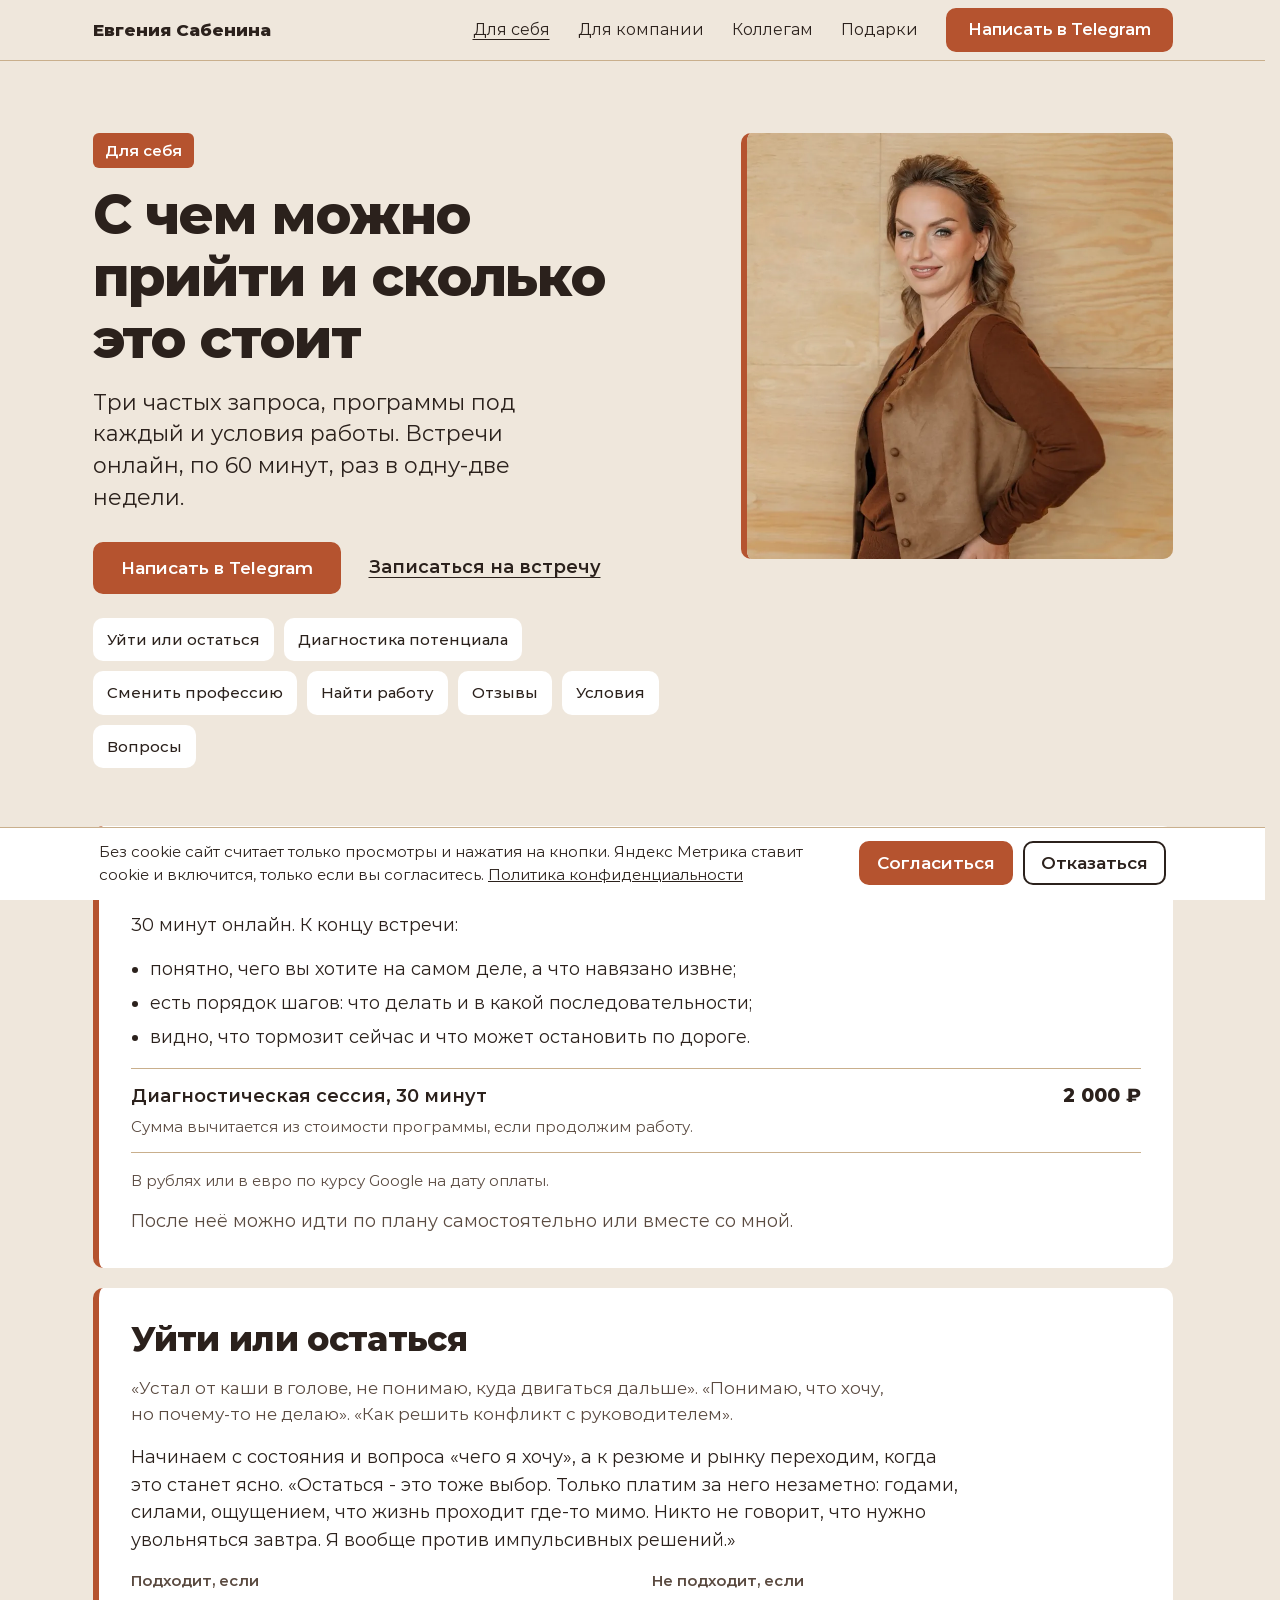
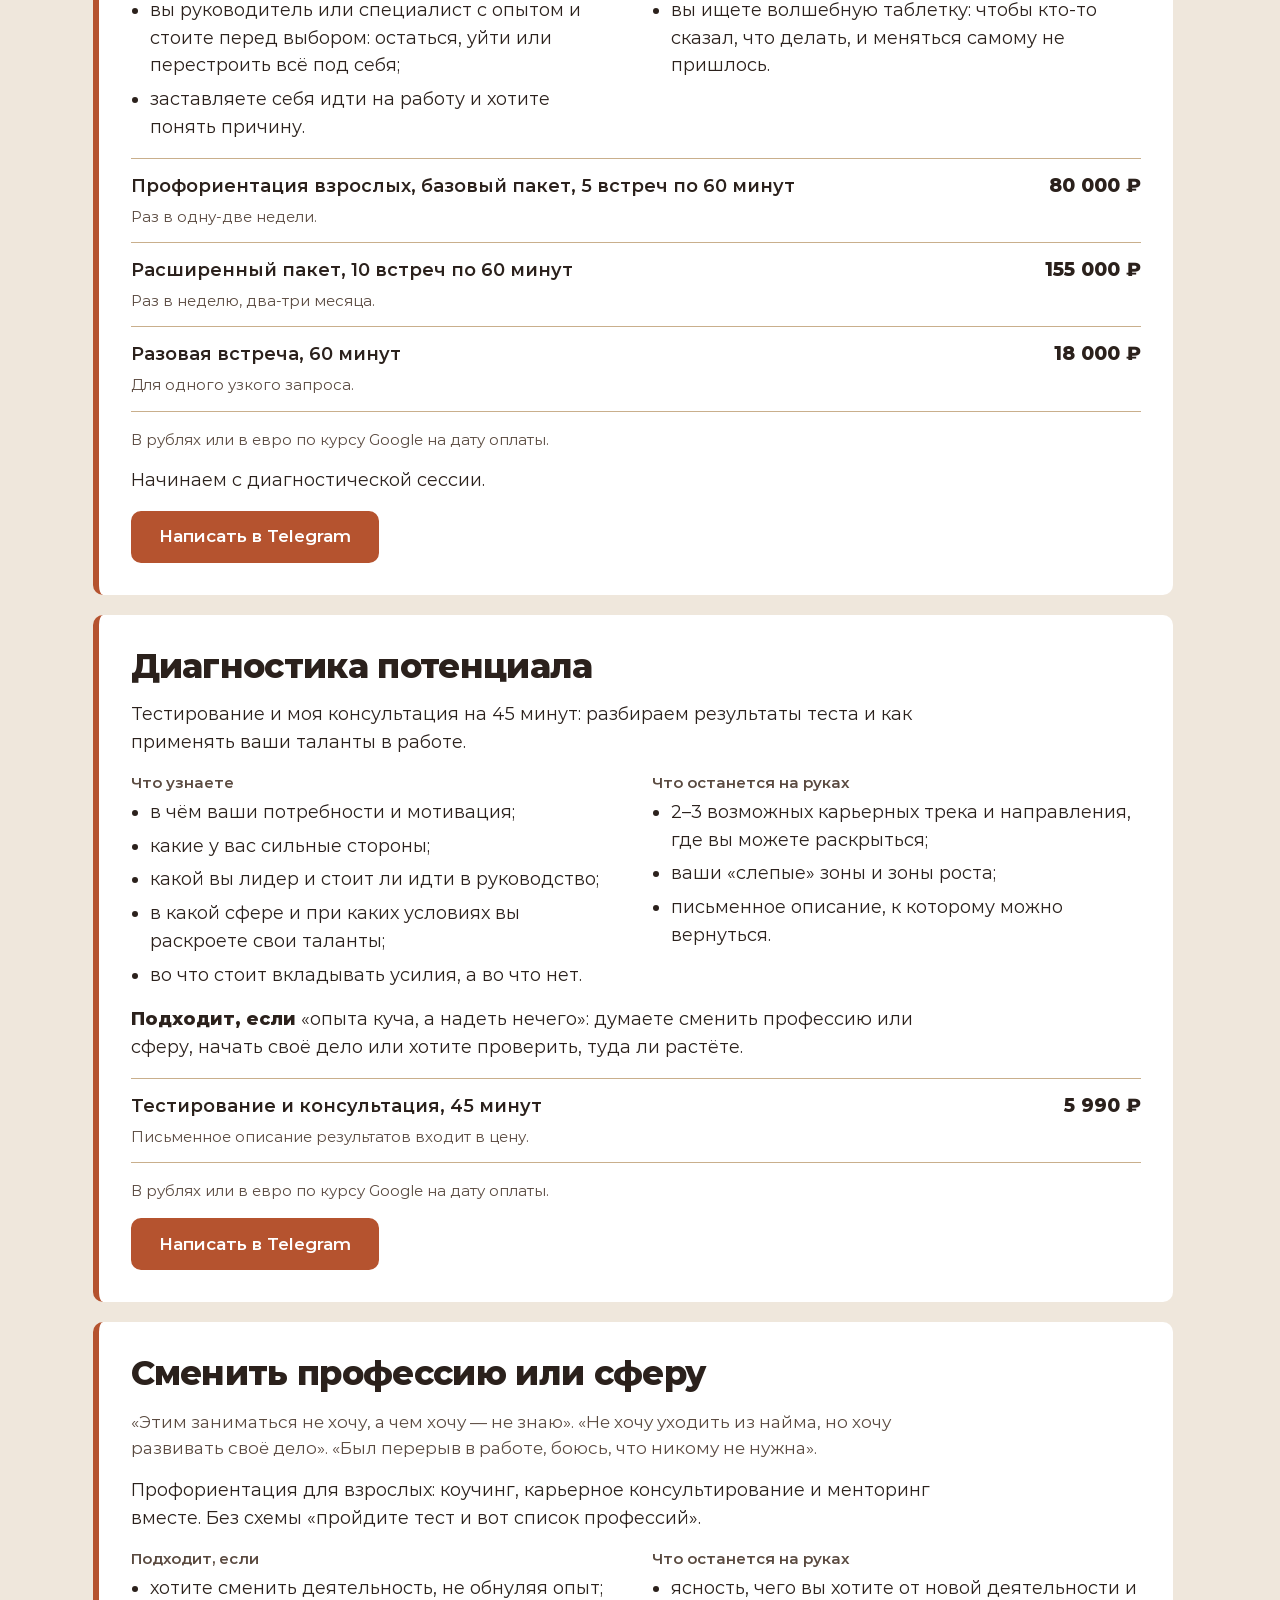
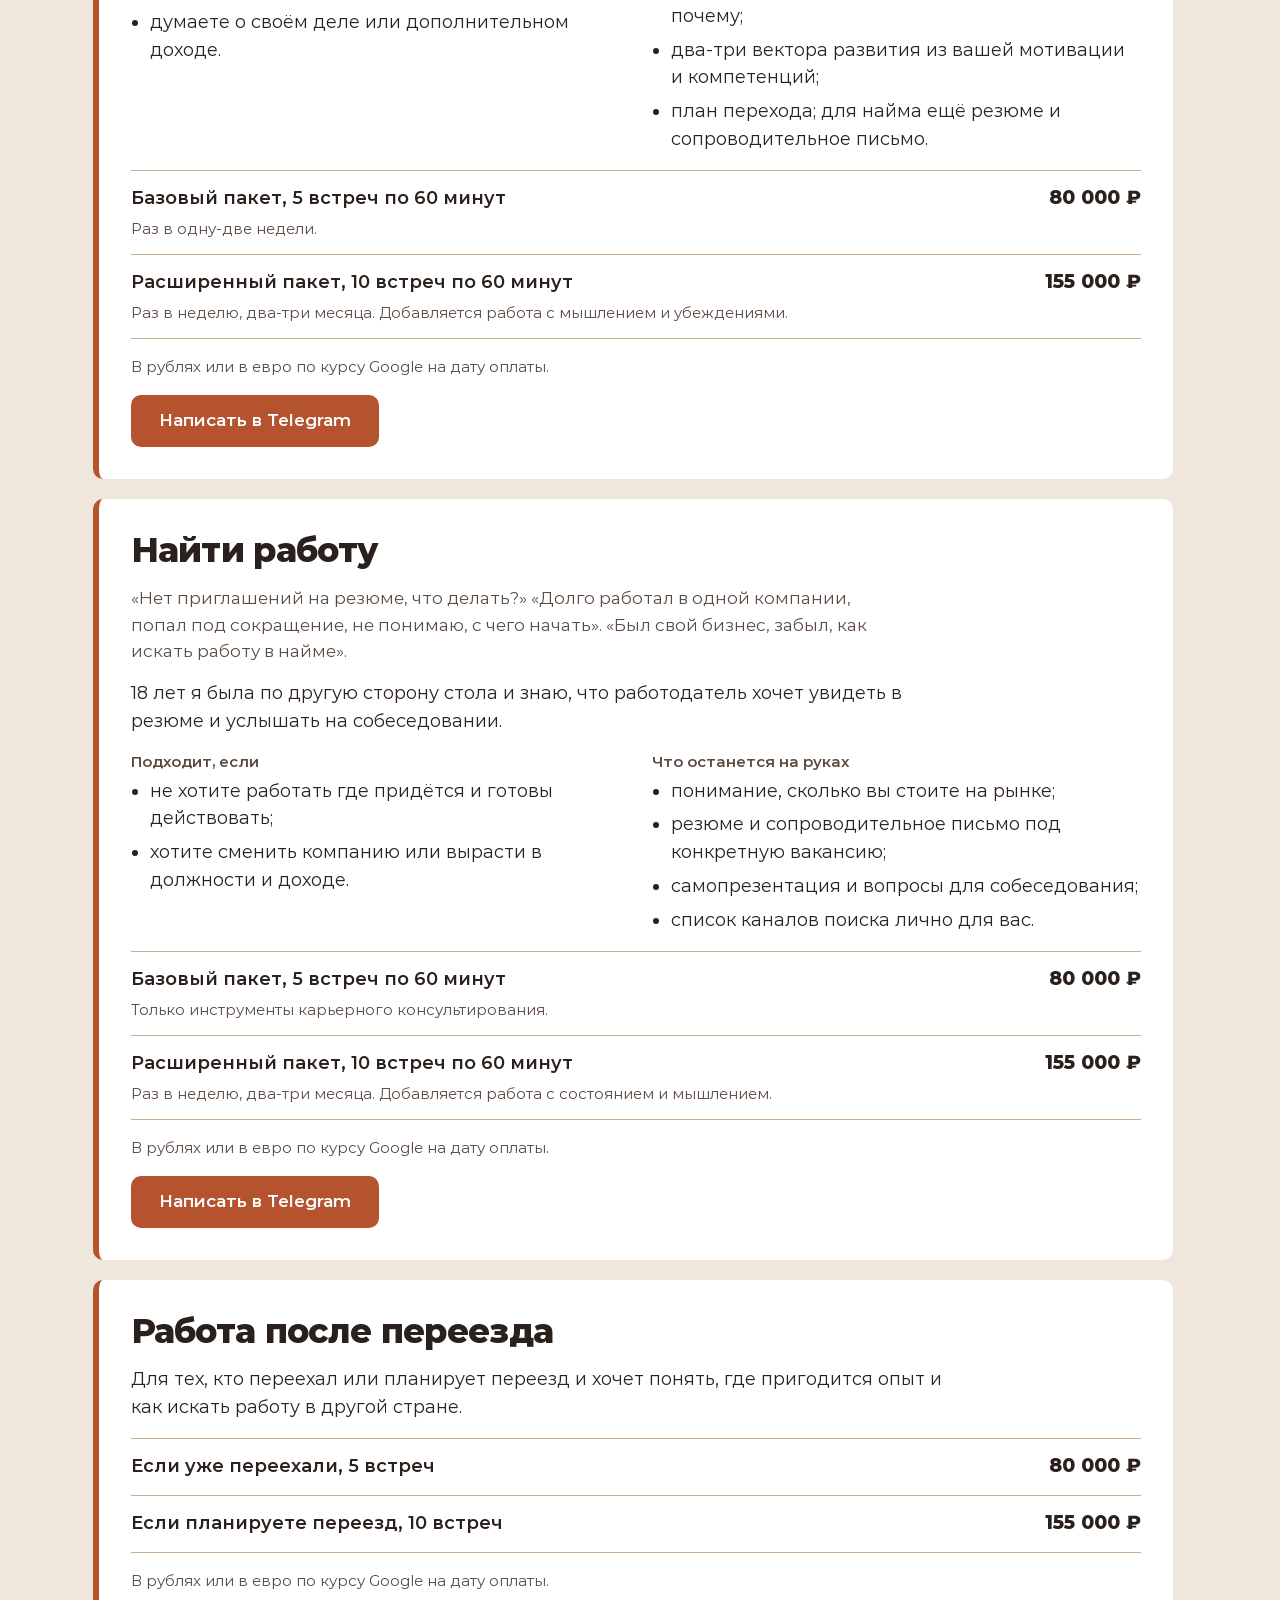
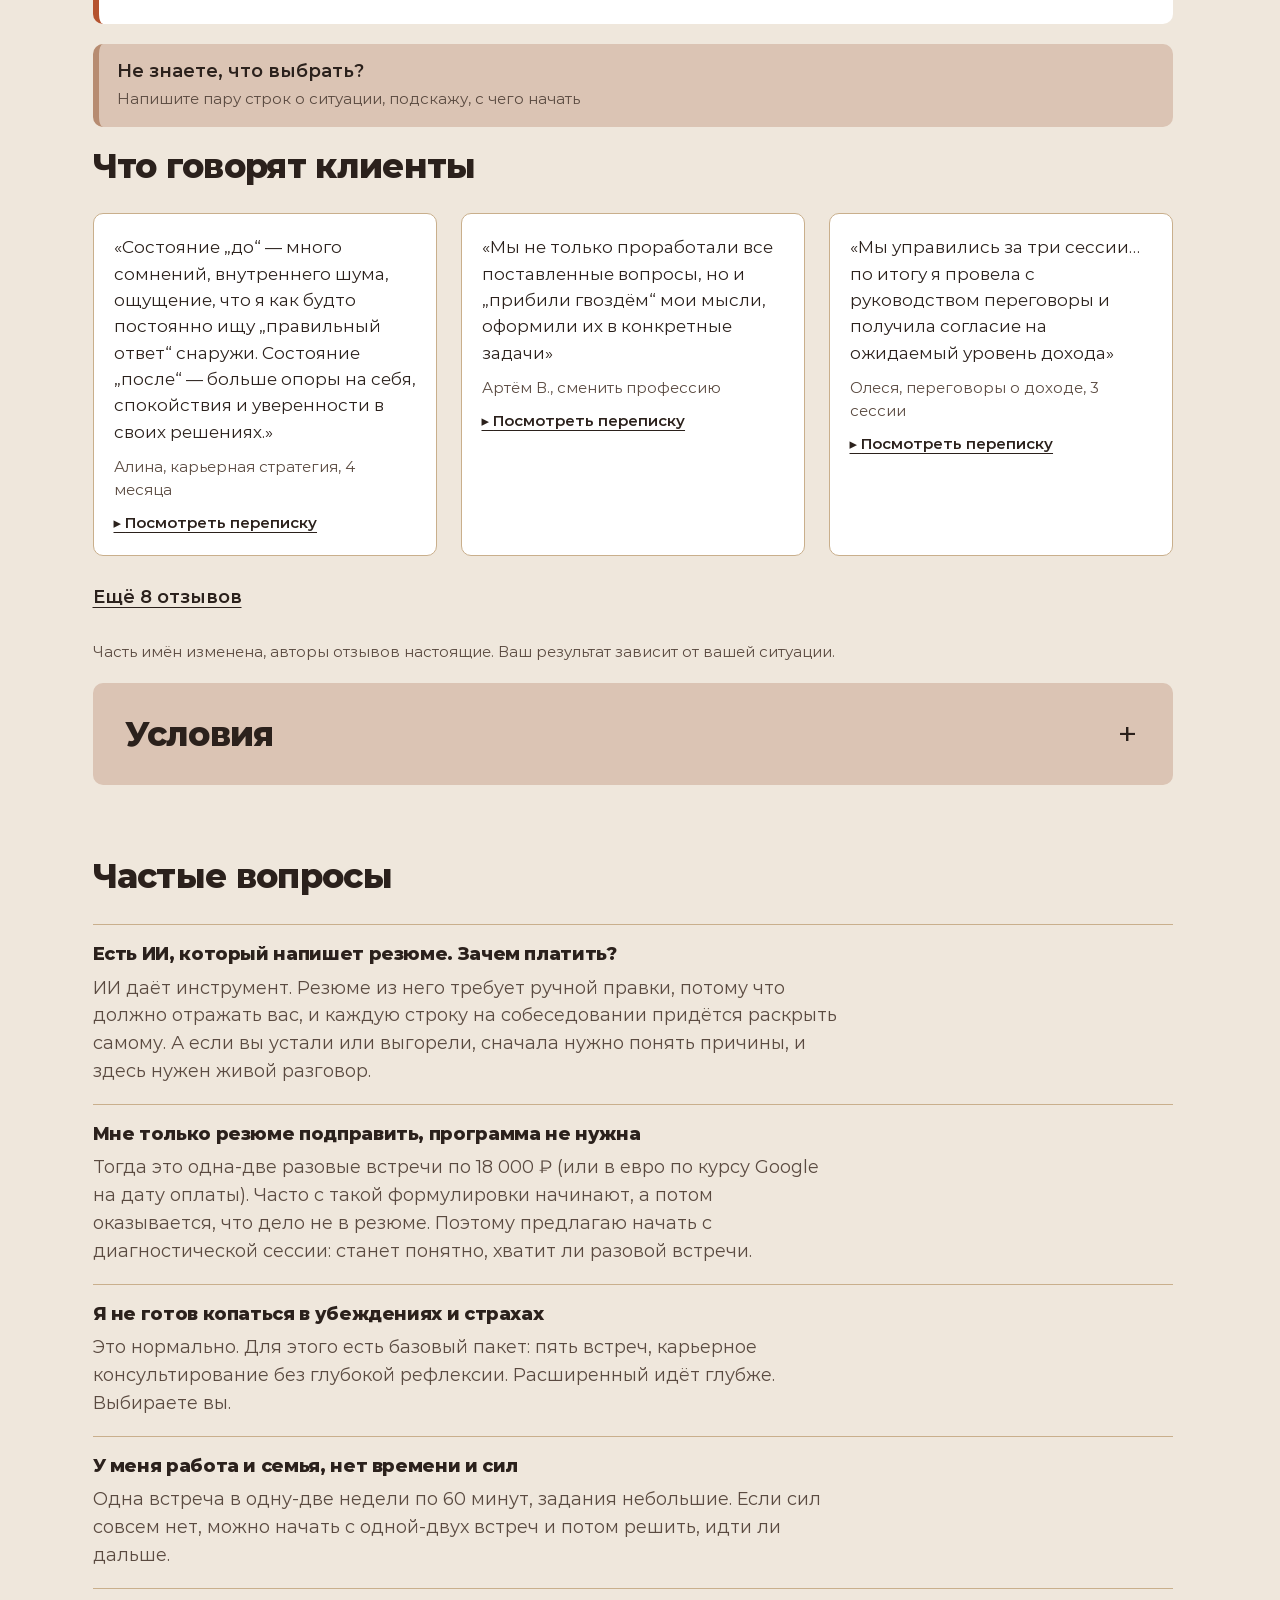
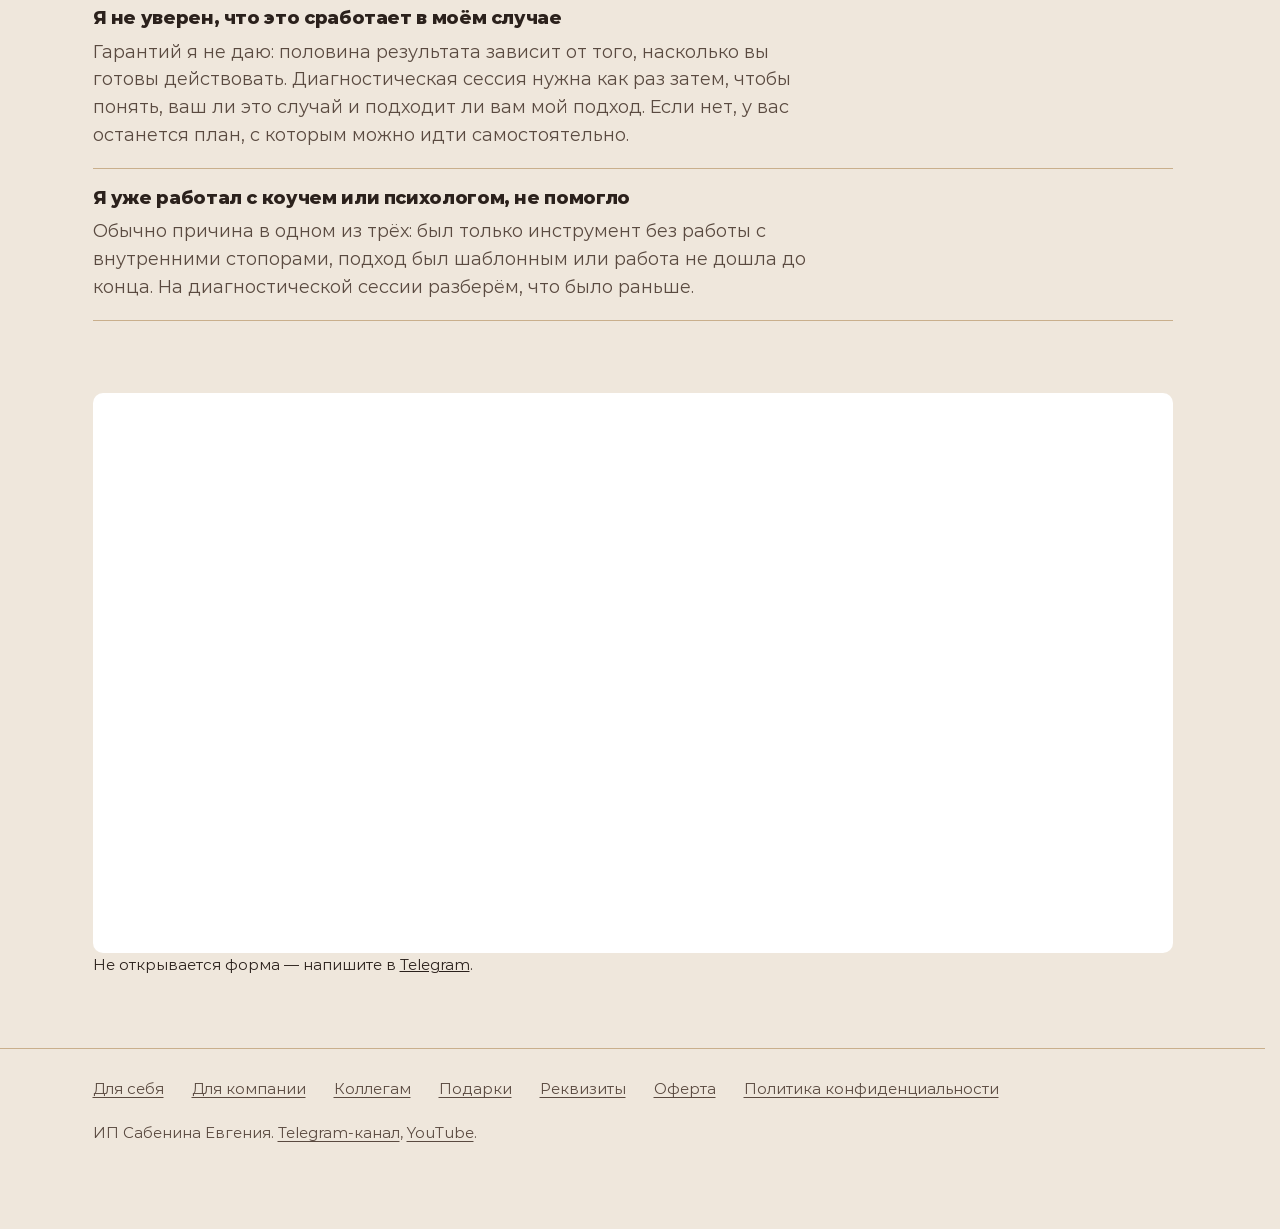
<file: dlya-sebya.html>
<!doctype html>
<html lang="ru" data-page="dlya-sebya" data-hit="https://functions.yandexcloud.net/d4e68714odns69rk6tcs">
<head>
<meta charset="utf-8">
<meta http-equiv="Content-Security-Policy" content="default-src 'self'; script-src 'self' https://mc.yandex.ru https://mc.yandex.com https://mc.yandex.az https://mc.yandex.by https://mc.yandex.co.il https://mc.yandex.com.am https://mc.yandex.com.ge https://mc.yandex.com.tr https://mc.yandex.ee https://mc.yandex.fr https://mc.yandex.kg https://mc.yandex.kz https://mc.yandex.lt https://mc.yandex.lv https://mc.yandex.md https://mc.yandex.tj https://mc.yandex.tm https://mc.yandex.uz https://forms.yandex.ru https://yastatic.net; frame-src https://forms.yandex.ru; img-src 'self' data: https://mc.yandex.ru https://mc.yandex.com https://mc.yandex.az https://mc.yandex.by https://mc.yandex.co.il https://mc.yandex.com.am https://mc.yandex.com.ge https://mc.yandex.com.tr https://mc.yandex.ee https://mc.yandex.fr https://mc.yandex.kg https://mc.yandex.kz https://mc.yandex.lt https://mc.yandex.lv https://mc.yandex.md https://mc.yandex.tj https://mc.yandex.tm https://mc.yandex.uz; connect-src 'self' https://mc.yandex.ru https://mc.yandex.com https://mc.yandex.az https://mc.yandex.by https://mc.yandex.co.il https://mc.yandex.com.am https://mc.yandex.com.ge https://mc.yandex.com.tr https://mc.yandex.ee https://mc.yandex.fr https://mc.yandex.kg https://mc.yandex.kz https://mc.yandex.lt https://mc.yandex.lv https://mc.yandex.md https://mc.yandex.tj https://mc.yandex.tm https://mc.yandex.uz https://functions.yandexcloud.net; style-src 'self'; font-src 'self'; base-uri 'self' https://sabenina-career.com/; form-action 'none'">
<meta name="viewport" content="width=device-width, initial-scale=1">
<meta name="referrer" content="strict-origin-when-cross-origin">
<title>Карьерный коуч: уйти или остаться, сменить профессию, найти работу</title>
<meta name="description" content="Диагностическая сессия 30 минут онлайн, программы на 5 и 10 встреч по 60 минут, условия оплаты и частые вопросы.">
<link rel="canonical" href="https://sabenina-career.com/dlya-sebya.html">
<meta property="og:url" content="https://sabenina-career.com/dlya-sebya.html">
<meta property="og:type" content="website">
<meta property="og:locale" content="ru_RU">
<meta property="og:title" content="Карьерный коуч: уйти или остаться, сменить профессию, найти работу">
<meta property="og:description" content="Диагностическая сессия 30 минут онлайн, программы на 5 и 10 встреч по 60 минут, условия оплаты и частые вопросы.">
<meta property="og:image" content="https://sabenina-career.com/img/og.jpg">
<meta property="og:image:width" content="1200">
<meta property="og:image:height" content="630">
<link rel="icon" href="favicon.ico" sizes="32x32">
<link rel="icon" href="favicon.svg" type="image/svg+xml">
<link rel="stylesheet" href="styles.css">
<script src="site.js" defer></script>
<script type="application/ld+json">{"@context": "https://schema.org", "@type": "Service", "name": "Карьерный коучинг и консультирование", "description": "Диагностическая сессия 30 минут онлайн, программы на 5 и 10 встреч по 60 минут, условия оплаты и частые вопросы.", "provider": {"@type": "Person", "name": "Евгения Сабенина"}, "offers": [{"@type": "Offer", "name": "Диагностическая сессия, 30 минут", "price": 2000, "priceCurrency": "RUB", "description": "В рублях или в евро по курсу Google на дату оплаты."}, {"@type": "Offer", "name": "Профориентация взрослых, базовый пакет, 5 встреч по 60 минут", "price": 80000, "priceCurrency": "RUB", "description": "В рублях или в евро по курсу Google на дату оплаты."}, {"@type": "Offer", "name": "Расширенный пакет, 10 встреч по 60 минут", "price": 155000, "priceCurrency": "RUB", "description": "В рублях или в евро по курсу Google на дату оплаты."}, {"@type": "Offer", "name": "Разовая встреча, 60 минут", "price": 18000, "priceCurrency": "RUB", "description": "В рублях или в евро по курсу Google на дату оплаты."}, {"@type": "Offer", "name": "Тестирование и консультация, 45 минут", "price": 5990, "priceCurrency": "RUB", "description": "В рублях или в евро по курсу Google на дату оплаты."}, {"@type": "Offer", "name": "Базовый пакет, 5 встреч по 60 минут", "price": 80000, "priceCurrency": "RUB", "description": "В рублях или в евро по курсу Google на дату оплаты."}, {"@type": "Offer", "name": "Если уже переехали, 5 встреч", "price": 80000, "priceCurrency": "RUB", "description": "В рублях или в евро по курсу Google на дату оплаты."}, {"@type": "Offer", "name": "Если планируете переезд, 10 встреч", "price": 155000, "priceCurrency": "RUB", "description": "В рублях или в евро по курсу Google на дату оплаты."}]}</script>
<script type="application/ld+json">{"@context": "https://schema.org", "@type": "FAQPage", "mainEntity": [{"@type": "Question", "name": "Есть ИИ, который напишет резюме. Зачем платить?", "acceptedAnswer": {"@type": "Answer", "text": "ИИ даёт инструмент. Резюме из него требует ручной правки, потому что должно отражать вас, и каждую строку на собеседовании придётся раскрыть самому. А если вы устали или выгорели, сначала нужно понять причины, и здесь нужен живой разговор."}}, {"@type": "Question", "name": "Мне только резюме подправить, программа не нужна", "acceptedAnswer": {"@type": "Answer", "text": "Тогда это одна-две разовые встречи по 18 000 ₽ (или в евро по курсу Google на дату оплаты). Часто с такой формулировки начинают, а потом оказывается, что дело не в резюме. Поэтому предлагаю начать с диагностической сессии: станет понятно, хватит ли разовой встречи."}}, {"@type": "Question", "name": "Я не готов копаться в убеждениях и страхах", "acceptedAnswer": {"@type": "Answer", "text": "Это нормально. Для этого есть базовый пакет: пять встреч, карьерное консультирование без глубокой рефлексии. Расширенный идёт глубже. Выбираете вы."}}, {"@type": "Question", "name": "У меня работа и семья, нет времени и сил", "acceptedAnswer": {"@type": "Answer", "text": "Одна встреча в одну-две недели по 60 минут, задания небольшие. Если сил совсем нет, можно начать с одной-двух встреч и потом решить, идти ли дальше."}}, {"@type": "Question", "name": "Я не уверен, что это сработает в моём случае", "acceptedAnswer": {"@type": "Answer", "text": "Гарантий я не даю: половина результата зависит от того, насколько вы готовы действовать. Диагностическая сессия нужна как раз затем, чтобы понять, ваш ли это случай и подходит ли вам мой подход. Если нет, у вас останется план, с которым можно идти самостоятельно."}}, {"@type": "Question", "name": "Я уже работал с коучем или психологом, не помогло", "acceptedAnswer": {"@type": "Answer", "text": "Обычно причина в одном из трёх: был только инструмент без работы с внутренними стопорами, подход был шаблонным или работа не дошла до конца. На диагностической сессии разберём, что было раньше."}}]}</script>
</head>
<body>

<header class="top">
  <div class="wrap">
    <a class="brand" href="index.html">Евгения Сабенина</a>
    <nav class="nav" aria-label="Разделы">
      <a href="dlya-sebya.html" aria-current="page">Для себя</a>
      <a href="dlya-kompanii.html">Для компании</a>
      <a href="kollegam.html">Коллегам</a>
      <a href="podarki.html">Подарки</a>
      <a class="btn" href="https://t.me/sabenina_career?text=%D0%97%D0%B4%D1%80%D0%B0%D0%B2%D1%81%D1%82%D0%B2%D1%83%D0%B9%D1%82%D0%B5%21%20%D0%9F%D0%B8%D1%88%D1%83%20%D1%81%20%D1%81%D0%B0%D0%B9%D1%82%D0%B0%2C%20%D1%81%D1%82%D1%80%D0%B0%D0%BD%D0%B8%D1%86%D0%B0%20%C2%AB%D0%94%D0%BB%D1%8F%20%D1%81%D0%B5%D0%B1%D1%8F%C2%BB." target="_blank" rel="noopener" data-goal="telegram">Написать в Telegram</a>
    </nav>
    <details class="menu">
      <summary>Меню</summary>
      <div class="menu-list">
        <a href="index.html">Главная</a>
        <a href="dlya-sebya.html" aria-current="page">Для себя</a>
        <a href="dlya-kompanii.html">Для компании</a>
        <a href="kollegam.html">Коллегам</a>
        <a href="podarki.html">Подарки</a>
      </div>
    </details>
  </div>
</header>

<main>

<section class="hero">
  <div class="wrap hero-grid">
    <div class="hero-text">
      <span class="plaque">Для себя</span>
      <h1>С чем можно прийти и сколько это стоит</h1>
      <p class="lead">Три частых запроса, программы под каждый и условия работы. Встречи онлайн, по 60 минут, раз в одну-две недели.</p>
      <div class="actions">
        <a class="btn" href="https://t.me/sabenina_career?text=%D0%97%D0%B4%D1%80%D0%B0%D0%B2%D1%81%D1%82%D0%B2%D1%83%D0%B9%D1%82%D0%B5%21%20%D0%9F%D0%B8%D1%88%D1%83%20%D1%81%20%D1%81%D0%B0%D0%B9%D1%82%D0%B0%2C%20%D1%81%D1%82%D1%80%D0%B0%D0%BD%D0%B8%D1%86%D0%B0%20%C2%AB%D0%94%D0%BB%D1%8F%20%D1%81%D0%B5%D0%B1%D1%8F%C2%BB." target="_blank" rel="noopener" data-goal="telegram">Написать в Telegram</a>
        <a class="link" href="#zapis" data-goal="form">Записаться на встречу</a>
      </div>
      <ul class="jump">
        <li><a href="#ujti-ili-ostatsya">Уйти или остаться</a></li>
        <li><a href="#diagnostika-potentsiala">Диагностика потенциала</a></li>
        <li><a href="#smena-professii">Сменить профессию</a></li>
        <li><a href="#poisk-raboty">Найти работу</a></li>
        <li><a href="#otzyvy">Отзывы</a></li>
        <li><a href="#usloviya">Условия</a></li>
        <li><a href="#voprosy">Вопросы</a></li>
      </ul>
    </div>

    <div class="hero-photo">
      <div class="photo-card">
        <img src="img/eugenia-private.webp" alt="Евгения Сабенина, карьерный коуч, улыбается, в замшевом жилете" width="840" height="840">
      </div>
    </div>
  </div>
</section>

<section class="block pt-0">
  <div class="wrap stack">

    <article class="svc" id="pervaya-vstrecha">
      <h2>С чего начинаем: диагностическая сессия</h2>
      <p>30 минут онлайн. К концу встречи:</p>
      <ul class="ticks">
        <li>понятно, чего вы хотите на самом деле, а что навязано извне;</li>
        <li>есть порядок шагов: что делать и в какой последовательности;</li>
        <li>видно, что тормозит сейчас и что может остановить по дороге.</li>
      </ul>
      <div class="prices">
        <div class="price"><b>Диагностическая сессия, 30 минут</b><span class="sum">2 000 ₽</span><small>Сумма вычитается из стоимости программы, если продолжим работу.</small></div>
      </div>
      <p class="muted small">В рублях или в евро по курсу Google на дату оплаты.</p>
      <p class="muted">После неё можно идти по плану самостоятельно или вместе со мной.</p>
    </article>

    <article class="svc" id="ujti-ili-ostatsya">
      <h2>Уйти или остаться</h2>
      <blockquote>«Устал от каши в голове, не понимаю, куда двигаться дальше». «Понимаю, что хочу, но почему-то не делаю». «Как решить конфликт с руководителем».</blockquote>
      <p>Начинаем с состояния и вопроса «чего я хочу», а к резюме и рынку переходим, когда это станет ясно. «Остаться - это тоже выбор. Только платим за него незаметно: годами, силами, ощущением, что жизнь проходит где-то мимо. Никто не говорит, что нужно увольняться завтра. Я вообще против импульсивных решений.»</p>
      <div class="fit">
  <div><h4>Подходит, если</h4><ul class="ticks"><li>вы руководитель или специалист с опытом и стоите перед выбором: остаться, уйти или перестроить всё под себя;</li><li>заставляете себя идти на работу и хотите понять причину.</li></ul></div>
  <div><h4>Не подходит, если</h4><ul class="ticks"><li>вы ищете волшебную таблетку: чтобы кто-то сказал, что делать, и меняться самому не пришлось.</li></ul></div>
</div>
      <div class="prices">
        <div class="price"><b>Профориентация взрослых, базовый пакет, 5 встреч по 60 минут</b><span class="sum">80 000 ₽</span><small>Раз в одну-две недели.</small></div>
        <div class="price"><b>Расширенный пакет, 10 встреч по 60 минут</b><span class="sum">155 000 ₽</span><small>Раз в неделю, два-три месяца.</small></div>
        <div class="price"><b>Разовая встреча, 60 минут</b><span class="sum">18 000 ₽</span><small>Для одного узкого запроса.</small></div>
      </div>
      <p class="muted small">В рублях или в евро по курсу Google на дату оплаты.</p>
      <p>Начинаем с диагностической сессии.</p>
      <a class="btn" href="https://t.me/sabenina_career?text=%D0%97%D0%B4%D1%80%D0%B0%D0%B2%D1%81%D1%82%D0%B2%D1%83%D0%B9%D1%82%D0%B5%21%20%D0%9F%D0%B8%D1%88%D1%83%20%D1%81%20%D1%81%D0%B0%D0%B9%D1%82%D0%B0%2C%20%D1%81%D1%82%D1%80%D0%B0%D0%BD%D0%B8%D1%86%D0%B0%20%C2%AB%D0%94%D0%BB%D1%8F%20%D1%81%D0%B5%D0%B1%D1%8F%C2%BB." target="_blank" rel="noopener" data-goal="telegram">Написать в Telegram</a>
    </article>

    <article class="svc" id="diagnostika-potentsiala">
      <h2>Диагностика потенциала</h2>
      <p>Тестирование и моя консультация на 45 минут: разбираем результаты теста и как применять ваши таланты в работе.</p>
      <div class="fit">
  <div><h4>Что узнаете</h4><ul class="ticks"><li>в чём ваши потребности и мотивация;</li><li>какие у вас сильные стороны;</li><li>какой вы лидер и стоит ли идти в руководство;</li><li>в какой сфере и при каких условиях вы раскроете свои таланты;</li><li>во что стоит вкладывать усилия, а во что нет.</li></ul></div>
  <div><h4>Что останется на руках</h4><ul class="ticks"><li>2–3 возможных карьерных трека и направления, где вы можете раскрыться;</li><li>ваши «слепые» зоны и зоны роста;</li><li>письменное описание, к которому можно вернуться.</li></ul></div>
</div>
      <p><b>Подходит, если</b> «опыта куча, а надеть нечего»: думаете сменить профессию или сферу, начать своё дело или хотите проверить, туда ли растёте.</p>
      <div class="prices">
        <div class="price"><b>Тестирование и консультация, 45 минут</b><span class="sum">5 990 ₽</span><small>Письменное описание результатов входит в цену.</small></div>
      </div>
      <p class="muted small">В рублях или в евро по курсу Google на дату оплаты.</p>
      <a class="btn" href="https://t.me/sabenina_career?text=%D0%97%D0%B4%D1%80%D0%B0%D0%B2%D1%81%D1%82%D0%B2%D1%83%D0%B9%D1%82%D0%B5%21%20%D0%9F%D0%B8%D1%88%D1%83%20%D1%81%20%D1%81%D0%B0%D0%B9%D1%82%D0%B0%2C%20%D1%81%D1%82%D1%80%D0%B0%D0%BD%D0%B8%D1%86%D0%B0%20%C2%AB%D0%94%D0%BB%D1%8F%20%D1%81%D0%B5%D0%B1%D1%8F%C2%BB." target="_blank" rel="noopener" data-goal="telegram">Написать в Telegram</a>
    </article>

    <article class="svc" id="smena-professii">
      <h2>Сменить профессию или сферу</h2>
      <blockquote>«Этим заниматься не хочу, а чем хочу — не знаю». «Не хочу уходить из найма, но хочу развивать своё дело». «Был перерыв в работе, боюсь, что никому не нужна».</blockquote>
      <p>Профориентация для взрослых: коучинг, карьерное консультирование и менторинг вместе. Без схемы «пройдите тест и вот список профессий».</p>
      <div class="fit">
  <div><h4>Подходит, если</h4><ul class="ticks"><li>хотите сменить деятельность, не обнуляя опыт;</li><li>думаете о своём деле или дополнительном доходе.</li></ul></div>
  <div><h4>Что останется на руках</h4><ul class="ticks"><li>ясность, чего вы хотите от новой деятельности и почему;</li><li>два-три вектора развития из вашей мотивации и компетенций;</li><li>план перехода; для найма ещё резюме и сопроводительное письмо.</li></ul></div>
</div>
      <div class="prices">
        <div class="price"><b>Базовый пакет, 5 встреч по 60 минут</b><span class="sum">80 000 ₽</span><small>Раз в одну-две недели.</small></div>
        <div class="price"><b>Расширенный пакет, 10 встреч по 60 минут</b><span class="sum">155 000 ₽</span><small>Раз в неделю, два-три месяца. Добавляется работа с мышлением и убеждениями.</small></div>
      </div>
      <p class="muted small">В рублях или в евро по курсу Google на дату оплаты.</p>
      <a class="btn" href="https://t.me/sabenina_career?text=%D0%97%D0%B4%D1%80%D0%B0%D0%B2%D1%81%D1%82%D0%B2%D1%83%D0%B9%D1%82%D0%B5%21%20%D0%9F%D0%B8%D1%88%D1%83%20%D1%81%20%D1%81%D0%B0%D0%B9%D1%82%D0%B0%2C%20%D1%81%D1%82%D1%80%D0%B0%D0%BD%D0%B8%D1%86%D0%B0%20%C2%AB%D0%94%D0%BB%D1%8F%20%D1%81%D0%B5%D0%B1%D1%8F%C2%BB." target="_blank" rel="noopener" data-goal="telegram">Написать в Telegram</a>
    </article>

    <article class="svc" id="poisk-raboty">
      <h2>Найти работу</h2>
      <blockquote>«Нет приглашений на резюме, что делать?» «Долго работал в одной компании, попал под сокращение, не понимаю, с чего начать». «Был свой бизнес, забыл, как искать работу в найме».</blockquote>
      <p>18 лет я была по другую сторону стола и знаю, что работодатель хочет увидеть в резюме и услышать на собеседовании.</p>
      <div class="fit">
  <div><h4>Подходит, если</h4><ul class="ticks"><li>не хотите работать где придётся и готовы действовать;</li><li>хотите сменить компанию или вырасти в должности и доходе.</li></ul></div>
  <div><h4>Что останется на руках</h4><ul class="ticks"><li>понимание, сколько вы стоите на рынке;</li><li>резюме и сопроводительное письмо под конкретную вакансию;</li><li>самопрезентация и вопросы для собеседования;</li><li>список каналов поиска лично для вас.</li></ul></div>
</div>
      <div class="prices">
        <div class="price"><b>Базовый пакет, 5 встреч по 60 минут</b><span class="sum">80 000 ₽</span><small>Только инструменты карьерного консультирования.</small></div>
        <div class="price"><b>Расширенный пакет, 10 встреч по 60 минут</b><span class="sum">155 000 ₽</span><small>Раз в неделю, два-три месяца. Добавляется работа с состоянием и мышлением.</small></div>
      </div>
      <p class="muted small">В рублях или в евро по курсу Google на дату оплаты.</p>
      <a class="btn" href="https://t.me/sabenina_career?text=%D0%97%D0%B4%D1%80%D0%B0%D0%B2%D1%81%D1%82%D0%B2%D1%83%D0%B9%D1%82%D0%B5%21%20%D0%9F%D0%B8%D1%88%D1%83%20%D1%81%20%D1%81%D0%B0%D0%B9%D1%82%D0%B0%2C%20%D1%81%D1%82%D1%80%D0%B0%D0%BD%D0%B8%D1%86%D0%B0%20%C2%AB%D0%94%D0%BB%D1%8F%20%D1%81%D0%B5%D0%B1%D1%8F%C2%BB." target="_blank" rel="noopener" data-goal="telegram">Написать в Telegram</a>
    </article>

    <article class="svc" id="relokaciya">
      <h2>Работа после переезда</h2>
      <p>Для тех, кто переехал или планирует переезд и хочет понять, где пригодится опыт и как искать работу в другой стране.</p>
      <div class="prices">
        <div class="price"><b>Если уже переехали, 5 встреч</b><span class="sum">80 000 ₽</span></div>
        <div class="price"><b>Если планируете переезд, 10 встреч</b><span class="sum">155 000 ₽</span></div>
      </div>
      <p class="muted small">В рублях или в евро по курсу Google на дату оплаты.</p>
    </article>

    <a class="ask unsure" href="https://t.me/sabenina_career?text=%D0%97%D0%B4%D1%80%D0%B0%D0%B2%D1%81%D1%82%D0%B2%D1%83%D0%B9%D1%82%D0%B5%21%20%D0%9F%D0%B8%D1%88%D1%83%20%D1%81%20%D1%81%D0%B0%D0%B9%D1%82%D0%B0%2C%20%D1%81%D1%82%D1%80%D0%B0%D0%BD%D0%B8%D1%86%D0%B0%20%C2%AB%D0%94%D0%BB%D1%8F%20%D1%81%D0%B5%D0%B1%D1%8F%C2%BB." target="_blank" rel="noopener" data-goal="telegram">
      <strong>Не знаете, что выбрать?</strong>
      <span>Напишите пару строк о ситуации, подскажу, с чего начать</span>
    </a>

    <section id="otzyvy" aria-labelledby="otzyvy-h">
      <h2 id="otzyvy-h">Что говорят клиенты</h2>
      <div class="reviews">
        <figure class="review">
          <blockquote>«Состояние „до“ — много сомнений, внутреннего шума, ощущение, что я как будто постоянно ищу „правильный ответ“ снаружи. Состояние „после“ — больше опоры на себя, спокойствия и уверенности в своих решениях.»</blockquote>
          <figcaption>Алина, карьерная стратегия, 4 месяца</figcaption>
          <details class="proof"><summary>Посмотреть переписку</summary><a href="img/otzyvy/15.webp" target="_blank" rel="noopener"><img src="img/otzyvy/15.webp" alt="Скриншот отзыва клиентки: с чем пришла" width="932" height="1280" loading="lazy"></a><a href="img/otzyvy/16.webp" target="_blank" rel="noopener"><img src="img/otzyvy/16.webp" alt="Скриншот отзыва клиентки: что стало опорой в процессе" width="765" height="1280" loading="lazy"></a><a href="img/otzyvy/17.webp" target="_blank" rel="noopener"><img src="img/otzyvy/17.webp" alt="Скриншот отзыва клиентки: изменения за 4 месяца" width="785" height="1280" loading="lazy"></a></details>
        </figure>
        <figure class="review">
          <blockquote>«Мы не только проработали все поставленные вопросы, но и „прибили гвоздём“ мои мысли, оформили их в конкретные задачи»</blockquote>
          <figcaption>Артём В., сменить профессию</figcaption>
          <details class="proof"><summary>Посмотреть переписку</summary><a href="img/otzyvy/04.webp" target="_blank" rel="noopener"><img src="img/otzyvy/04.webp" alt="Скриншот отзыва клиента о смене направления" width="1080" height="540" loading="lazy"></a></details>
        </figure>
        <figure class="review">
          <blockquote>«Мы управились за три сессии… по итогу я провела с руководством переговоры и получила согласие на ожидаемый уровень дохода»</blockquote>
          <figcaption>Олеся, переговоры о доходе, 3 сессии</figcaption>
          <details class="proof"><summary>Посмотреть переписку</summary><a href="img/otzyvy/14.webp" target="_blank" rel="noopener"><img src="img/otzyvy/14.webp" alt="Скриншот отзыва клиентки о переговорах о доходе" width="1080" height="629" loading="lazy"></a></details>
        </figure>
      </div>
      <details class="more-reviews">
        <summary>Ещё 8 отзывов</summary>
        <div class="reviews">
        <figure class="review">
          <blockquote>«А еще понимание, как всё это работает и на международных рынках — это очень важно, с учетом моей релокации!»</blockquote>
          <figcaption>Юлия Т., работа после переезда</figcaption>
          <details class="proof"><summary>Посмотреть переписку</summary><a href="img/otzyvy/13.webp" target="_blank" rel="noopener"><img src="img/otzyvy/13.webp" alt="Скриншот отзыва клиентки о релокации" width="1080" height="504" loading="lazy"></a></details>
        </figure>
        <figure class="review">
          <blockquote>«В результате поставленная цель была достигнута: резюме скорректировано, предпочтения определены»</blockquote>
          <figcaption>Игорь Н., топ-менеджер, найти работу</figcaption>
          <details class="proof"><summary>Посмотреть переписку</summary><a href="img/otzyvy/11.webp" target="_blank" rel="noopener"><img src="img/otzyvy/11.webp" alt="Скриншот отзыва топ-менеджера" width="1064" height="532" loading="lazy"></a></details>
        </figure>
        <figure class="review">
          <blockquote>«Думала ли я до встречи с тобой, что работа с карьерным консультантом предполагает не просто помощь в написании резюме и подготовке к собеседованию? НИКОГДА.»</blockquote>
          <figcaption>Наталья Р., смена работы</figcaption>
          <details class="proof"><summary>Посмотреть переписку</summary><a href="img/otzyvy/10.webp" target="_blank" rel="noopener"><img src="img/otzyvy/10.webp" alt="Скриншот отзыва клиентки о смене работы" width="1080" height="540" loading="lazy"></a></details>
        </figure>
        <figure class="review">
          <blockquote>«Она мягко, но четко подсвечивает зоны для развития, помогая их проработать»</blockquote>
          <figcaption>М., поиск направления, Кипр</figcaption>
          <details class="proof"><summary>Посмотреть переписку</summary><a href="img/otzyvy/06.webp" target="_blank" rel="noopener"><img src="img/otzyvy/06.webp" alt="Скриншот отзыва клиента о поиске направления" width="1080" height="540" loading="lazy"></a></details>
        </figure>
        <figure class="review">
          <blockquote>«Кстати)) за неделю 3 отклика HR на обновленное резюме и уже прошли собеседования… пока все в позитиве»</blockquote>
          <figcaption>Сергей, CEO, найти работу, 4 сессии</figcaption>
        </figure>
        <figure class="review">
          <blockquote>«Евгения не станет делать вашу работу за вас! Вместо этого, она даст вам ряд эффективных инструментов и поможет ими воспользоваться»</blockquote>
          <figcaption>Антон Б., топ-менеджер в IT, позиционирование</figcaption>
        </figure>
        <figure class="review">
          <blockquote>«В начале непонимание, а потом чёткое понимание своих сильных сторон, упор на них, отклик на вакансию и сразу же предложение о работе»</blockquote>
          <figcaption>Катя Е., найти работу</figcaption>
        </figure>
        <figure class="review">
          <blockquote>«Мы провели 3 сессии и после каждой я узнавал что-то новое и смог тут же применить в своем поиске… Есть результаты, получил несколько ответов на свои отклики с обновленным резюме/СП и прошел ряд собеседований, понял, как действовать дальше»</blockquote>
          <figcaption>Н., топ-менеджер, найти работу, 3 сессии</figcaption>
        </figure>
        </div>
      </details>
      <p class="muted small mt-16">Часть имён изменена, авторы отзывов настоящие. Ваш результат зависит от вашей ситуации.</p>
    </section>

    <details class="terms" id="usloviya">
      <summary>Условия</summary>
      <ul>
        <li>Цены в рублях. Можно оплатить в евро по курсу Google на дату оплаты.</li>
        <li>Между встречами я на связи в чате: вопросы, короткие голосовые, рекомендации.</li>
        <li>Базовый пакет (5 сессий) нужно использовать за 3 месяца, расширенный (10 сессий) — за 5 месяцев.</li>
        <li>Начало работы можно перенести в пределах месяца после оплаты. Внесённая сумма не возвращается.</li>
        <li>Есть банковская рассрочка при оплате в рублях.</li>
        <li>Перенести или отменить встречу можно не позднее чем за 24 часа, иначе встреча сгорает.</li>
      </ul>
    </details>
  </div>
</section>

<section class="block pt-0" id="voprosy">
  <div class="wrap">
    <h2>Частые вопросы</h2>
    <div class="faq">
      <div class="faq-item">
        <h3>Есть ИИ, который напишет резюме. Зачем платить?</h3>
        <p>ИИ даёт инструмент. Резюме из него требует ручной правки, потому что должно отражать вас, и каждую строку на собеседовании придётся раскрыть самому. А если вы устали или выгорели, сначала нужно понять причины, и здесь нужен живой разговор.</p>
      </div>
      <div class="faq-item">
        <h3>Мне только резюме подправить, программа не нужна</h3>
        <p>Тогда это одна-две разовые встречи по 18 000 ₽ (или в евро по курсу Google на дату оплаты). Часто с такой формулировки начинают, а потом оказывается, что дело не в резюме. Поэтому предлагаю начать с диагностической сессии: станет понятно, хватит ли разовой встречи.</p>
      </div>
      <div class="faq-item">
        <h3>Я не готов копаться в убеждениях и страхах</h3>
        <p>Это нормально. Для этого есть базовый пакет: пять встреч, карьерное консультирование без глубокой рефлексии. Расширенный идёт глубже. Выбираете вы.</p>
      </div>
      <div class="faq-item">
        <h3>У меня работа и семья, нет времени и сил</h3>
        <p>Одна встреча в одну-две недели по 60 минут, задания небольшие. Если сил совсем нет, можно начать с одной-двух встреч и потом решить, идти ли дальше.</p>
      </div>
      <div class="faq-item">
        <h3>Я не уверен, что это сработает в моём случае</h3>
        <p>Гарантий я не даю: половина результата зависит от того, насколько вы готовы действовать. Диагностическая сессия нужна как раз затем, чтобы понять, ваш ли это случай и подходит ли вам мой подход. Если нет, у вас останется план, с которым можно идти самостоятельно.</p>
      </div>
      <div class="faq-item">
        <h3>Я уже работал с коучем или психологом, не помогло</h3>
        <p>Обычно причина в одном из трёх: был только инструмент без работы с внутренними стопорами, подход был шаблонным или работа не дошла до конца. На диагностической сессии разберём, что было раньше.</p>
      </div>
    </div>
  </div>
</section>

<section class="block pt-0">
  <div class="wrap">
    <div class="form-embed" id="zapis">
  <iframe name="ya-form-6104326b996ad79d032085fe" data-form="6104326b996ad79d032085fe" title="Запись на диагностическую сессию"></iframe>
  <p class="small">Не открывается форма — напишите в <a href="https://t.me/sabenina_career?text=%D0%97%D0%B4%D1%80%D0%B0%D0%B2%D1%81%D1%82%D0%B2%D1%83%D0%B9%D1%82%D0%B5%21%20%D0%9F%D0%B8%D1%88%D1%83%20%D1%81%20%D1%81%D0%B0%D0%B9%D1%82%D0%B0%2C%20%D1%81%D1%82%D1%80%D0%B0%D0%BD%D0%B8%D1%86%D0%B0%20%C2%AB%D0%94%D0%BB%D1%8F%20%D1%81%D0%B5%D0%B1%D1%8F%C2%BB." target="_blank" rel="noopener" data-goal="telegram">Telegram</a>.</p>
</div>
  </div>
</section>

</main>

<footer class="foot">
  <div class="wrap">
    <nav aria-label="Подвал">
      <a href="dlya-sebya.html" aria-current="page">Для себя</a>
      <a href="dlya-kompanii.html">Для компании</a>
      <a href="kollegam.html">Коллегам</a>
      <a href="podarki.html">Подарки</a>
      <a href="rekvizity.html">Реквизиты</a>
      <a href="oferta.html">Оферта</a>
      <a href="politika.html">Политика конфиденциальности</a>
    </nav>
    <p>ИП Сабенина Евгения. <a href="https://t.me/sabenina_career_channel" target="_blank" rel="noopener" data-goal="channel">Telegram-канал</a>, <a href="https://www.youtube.com/@sabenina_career" target="_blank" rel="noopener" data-goal="youtube">YouTube</a>.</p>
  </div>
</footer>

<dialog class="lightbox" aria-label="Скриншоты переписки">
  <button class="lightbox-close" type="button" autofocus>Закрыть</button>
  <div class="lightbox-body" tabindex="0"></div>
</dialog>

<div class="dock">
  <div class="sticky" hidden>
<a class="btn" href="https://t.me/sabenina_career?text=%D0%97%D0%B4%D1%80%D0%B0%D0%B2%D1%81%D1%82%D0%B2%D1%83%D0%B9%D1%82%D0%B5%21%20%D0%9F%D0%B8%D1%88%D1%83%20%D1%81%20%D1%81%D0%B0%D0%B9%D1%82%D0%B0%2C%20%D1%81%D1%82%D1%80%D0%B0%D0%BD%D0%B8%D1%86%D0%B0%20%C2%AB%D0%94%D0%BB%D1%8F%20%D1%81%D0%B5%D0%B1%D1%8F%C2%BB." target="_blank" rel="noopener" data-goal="telegram">Написать в Telegram</a>  </div>
  <div class="consent" data-metrika="114624251" hidden>
    <p>Без cookie сайт считает только просмотры и нажатия на кнопки. Яндекс Метрика ставит cookie и включится, только если вы согласитесь. <a href="politika.html">Политика конфиденциальности</a></p>
    <div class="consent-actions">
      <button class="btn" type="button" data-consent="yes">Согласиться</button>
      <button class="btn ghost" type="button" data-consent="no">Отказаться</button>
    </div>
  </div>
</div>
</body>
</html>
</file>
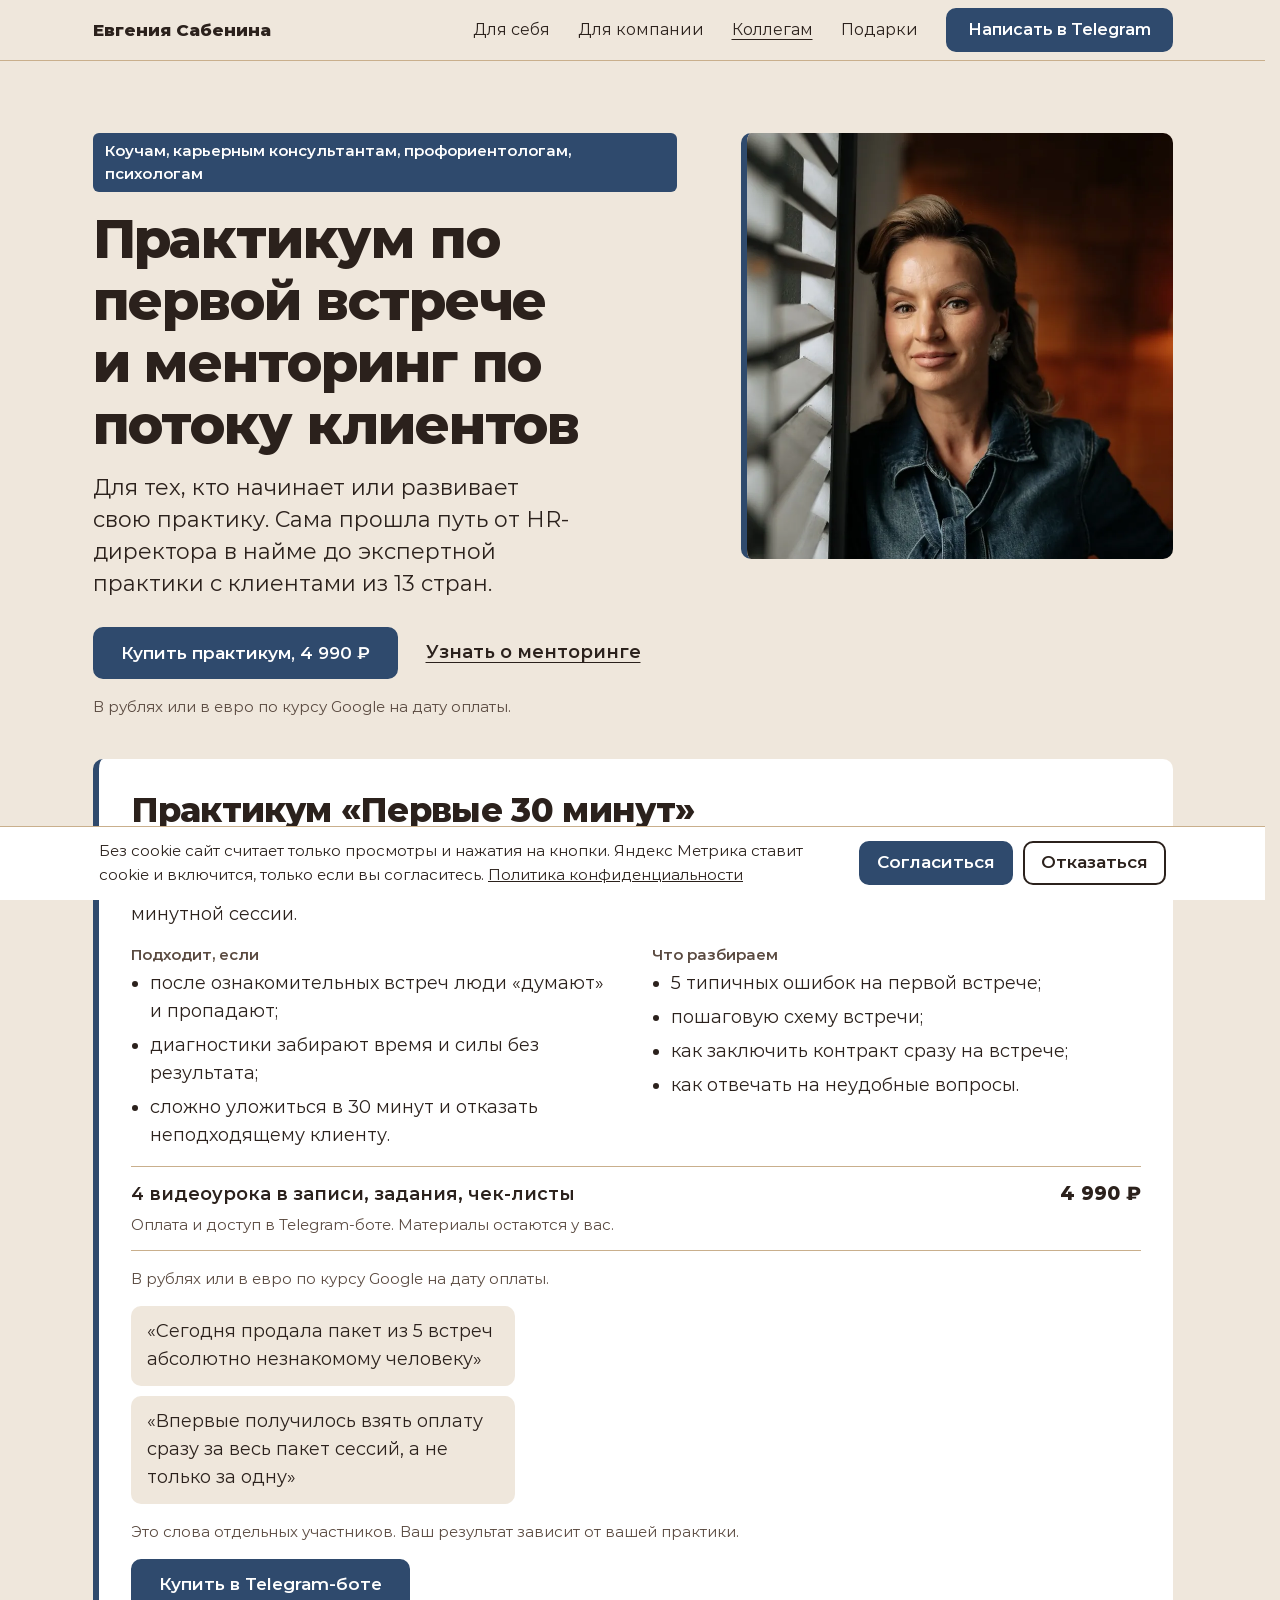
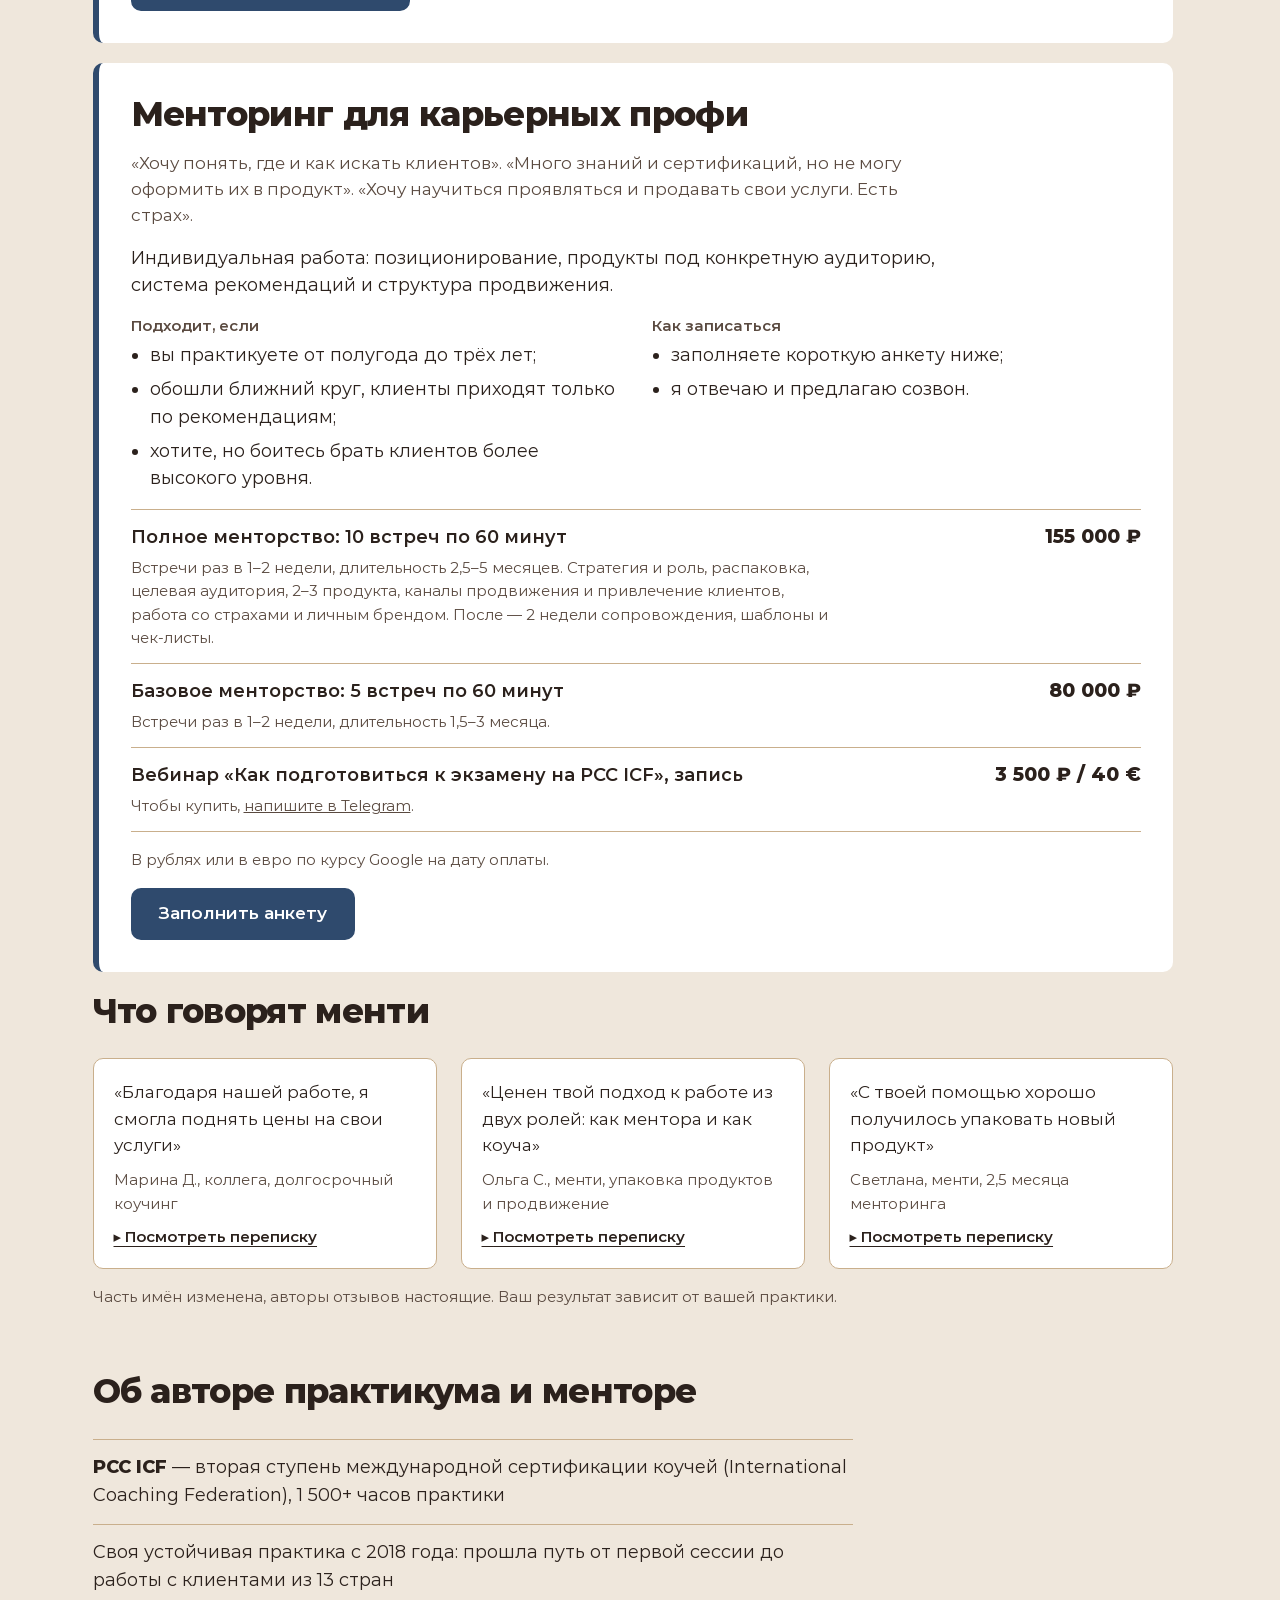
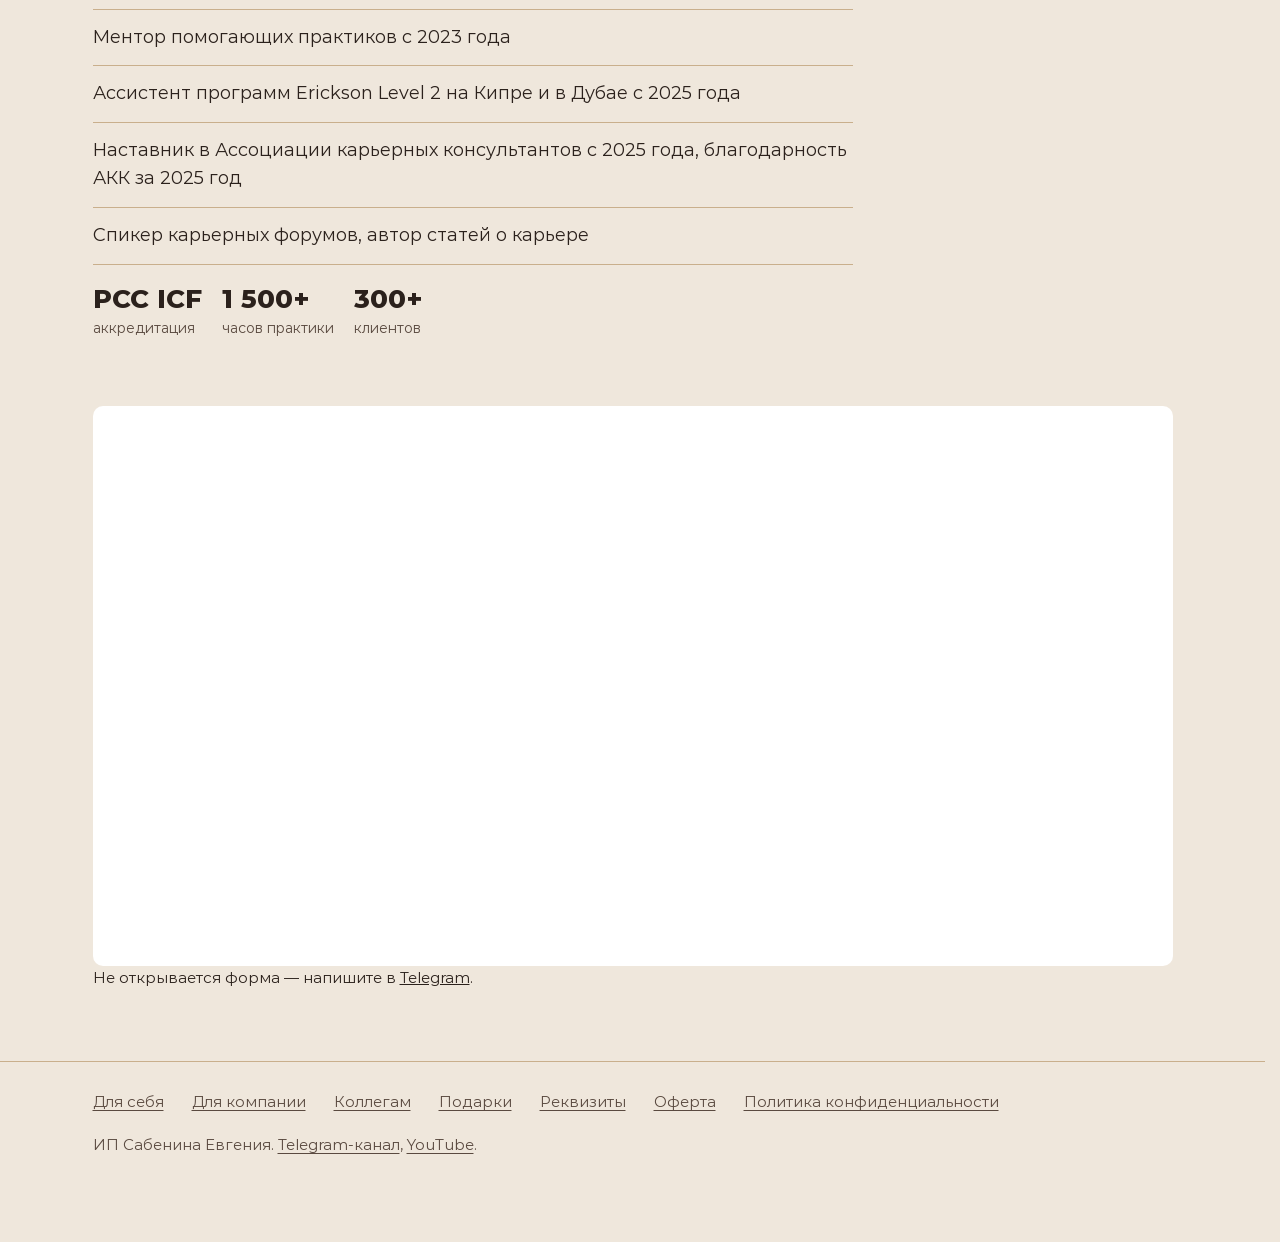
<file: kollegam.html>
<!doctype html>
<html lang="ru" data-page="kollegam" data-hit="https://functions.yandexcloud.net/d4e68714odns69rk6tcs">
<head>
<meta charset="utf-8">
<meta http-equiv="Content-Security-Policy" content="default-src 'self'; script-src 'self' https://mc.yandex.ru https://mc.yandex.com https://mc.yandex.az https://mc.yandex.by https://mc.yandex.co.il https://mc.yandex.com.am https://mc.yandex.com.ge https://mc.yandex.com.tr https://mc.yandex.ee https://mc.yandex.fr https://mc.yandex.kg https://mc.yandex.kz https://mc.yandex.lt https://mc.yandex.lv https://mc.yandex.md https://mc.yandex.tj https://mc.yandex.tm https://mc.yandex.uz https://forms.yandex.ru https://yastatic.net; frame-src https://forms.yandex.ru; img-src 'self' data: https://mc.yandex.ru https://mc.yandex.com https://mc.yandex.az https://mc.yandex.by https://mc.yandex.co.il https://mc.yandex.com.am https://mc.yandex.com.ge https://mc.yandex.com.tr https://mc.yandex.ee https://mc.yandex.fr https://mc.yandex.kg https://mc.yandex.kz https://mc.yandex.lt https://mc.yandex.lv https://mc.yandex.md https://mc.yandex.tj https://mc.yandex.tm https://mc.yandex.uz; connect-src 'self' https://mc.yandex.ru https://mc.yandex.com https://mc.yandex.az https://mc.yandex.by https://mc.yandex.co.il https://mc.yandex.com.am https://mc.yandex.com.ge https://mc.yandex.com.tr https://mc.yandex.ee https://mc.yandex.fr https://mc.yandex.kg https://mc.yandex.kz https://mc.yandex.lt https://mc.yandex.lv https://mc.yandex.md https://mc.yandex.tj https://mc.yandex.tm https://mc.yandex.uz https://functions.yandexcloud.net; style-src 'self'; font-src 'self'; base-uri 'self' https://sabenina-career.com/; form-action 'none'">
<meta name="viewport" content="width=device-width, initial-scale=1">
<meta name="referrer" content="strict-origin-when-cross-origin">
<title>Практикум «Первые 30 минут» и менторинг для коучей и консультантов</title>
<meta name="description" content="Практикум по первой встрече с клиентом и менторинг по потоку клиентов для коучей, карьерных консультантов, профориентологов и психологов.">
<link rel="canonical" href="https://sabenina-career.com/kollegam.html">
<meta property="og:url" content="https://sabenina-career.com/kollegam.html">
<meta property="og:type" content="website">
<meta property="og:locale" content="ru_RU">
<meta property="og:title" content="Практикум «Первые 30 минут» и менторинг для коучей и консультантов">
<meta property="og:description" content="Практикум по первой встрече с клиентом и менторинг по потоку клиентов для коучей, карьерных консультантов, профориентологов и психологов.">
<meta property="og:image" content="https://sabenina-career.com/img/og.jpg">
<meta property="og:image:width" content="1200">
<meta property="og:image:height" content="630">
<link rel="icon" href="favicon.ico" sizes="32x32">
<link rel="icon" href="favicon.svg" type="image/svg+xml">
<link rel="stylesheet" href="styles.css">
<script src="site.js" defer></script>
</head>
<body>

<header class="top">
  <div class="wrap">
    <a class="brand" href="index.html">Евгения Сабенина</a>
    <nav class="nav" aria-label="Разделы">
      <a href="dlya-sebya.html">Для себя</a>
      <a href="dlya-kompanii.html">Для компании</a>
      <a href="kollegam.html" aria-current="page">Коллегам</a>
      <a href="podarki.html">Подарки</a>
      <a class="btn" href="https://t.me/sabenina_career?text=%D0%97%D0%B4%D1%80%D0%B0%D0%B2%D1%81%D1%82%D0%B2%D1%83%D0%B9%D1%82%D0%B5%21%20%D0%9F%D0%B8%D1%88%D1%83%20%D1%81%20%D1%81%D0%B0%D0%B9%D1%82%D0%B0%2C%20%D1%81%D1%82%D1%80%D0%B0%D0%BD%D0%B8%D1%86%D0%B0%20%C2%AB%D0%9A%D0%BE%D0%BB%D0%BB%D0%B5%D0%B3%D0%B0%D0%BC%C2%BB." target="_blank" rel="noopener" data-goal="telegram">Написать в Telegram</a>
    </nav>
    <details class="menu">
      <summary>Меню</summary>
      <div class="menu-list">
        <a href="index.html">Главная</a>
        <a href="dlya-sebya.html">Для себя</a>
        <a href="dlya-kompanii.html">Для компании</a>
        <a href="kollegam.html" aria-current="page">Коллегам</a>
        <a href="podarki.html">Подарки</a>
      </div>
    </details>
  </div>
</header>

<main>

<section class="hero">
  <div class="wrap hero-grid">
    <div class="hero-text">
      <span class="plaque">Коучам, карьерным консультантам, профориентологам, психологам</span>
      <h1>Практикум по первой встрече и менторинг по потоку клиентов</h1>
      <p class="lead">Для тех, кто начинает или развивает свою практику. Сама прошла путь от HR-директора в найме до экспертной практики с клиентами из 13 стран.</p>
      <div class="actions">
        <a class="btn" href="https://t.me/sabenina_careerbot?start=3252529" target="_blank" rel="noopener" data-goal="bot">Купить практикум, 4 990 ₽</a>
        <a class="link" href="#mentoring">Узнать о менторинге</a>
        <span class="note">В рублях или в евро по курсу Google на дату оплаты.</span>
      </div>
    </div>

    <div class="hero-photo">
      <div class="photo-card">
        <img src="img/eugenia-mentor.webp" alt="Евгения Сабенина, ментор для коучей и карьерных консультантов" width="840" height="1260">
      </div>
    </div>
  </div>
</section>

<section class="block pt-0">
  <div class="wrap stack">

    <article class="svc" id="praktikum">
      <h2>Практикум «Первые 30 минут»</h2>
      <p>Как провести первую встречу с клиентом так, чтобы она переходила в долгую работу. Я разобрала записи своих встреч, опросила клиентов и собрала схему первой 30-минутной сессии.</p>
      <div class="fit">
  <div><h4>Подходит, если</h4><ul class="ticks"><li>после ознакомительных встреч люди «думают» и пропадают;</li><li>диагностики забирают время и силы без результата;</li><li>сложно уложиться в 30 минут и отказать неподходящему клиенту.</li></ul></div>
  <div><h4>Что разбираем</h4><ul class="ticks"><li>5 типичных ошибок на первой встрече;</li><li>пошаговую схему встречи;</li><li>как заключить контракт сразу на встрече;</li><li>как отвечать на неудобные вопросы.</li></ul></div>
</div>
      <div class="prices">
        <div class="price"><b>4 видеоурока в записи, задания, чек-листы</b><span class="sum">4 990 ₽</span><small>Оплата и доступ в Telegram-боте. Материалы остаются у вас.</small></div>
      </div>
      <p class="muted small">В рублях или в евро по курсу Google на дату оплаты.</p>
      <div class="said mt-0">
        <p>«Сегодня продала пакет из 5 встреч абсолютно незнакомому человеку»</p>
        <p>«Впервые получилось взять оплату сразу за весь пакет сессий, а не только за одну»</p>
      </div>
      <p class="muted small">Это слова отдельных участников. Ваш результат зависит от вашей практики.</p>
      <a class="btn" href="https://t.me/sabenina_careerbot?start=3252529" target="_blank" rel="noopener" data-goal="bot">Купить в Telegram-боте</a>
    </article>

    <article class="svc" id="mentoring">
      <h2>Менторинг для карьерных профи</h2>
      <blockquote>«Хочу понять, где и как искать клиентов». «Много знаний и сертификаций, но не могу оформить их в продукт». «Хочу научиться проявляться и продавать свои услуги. Есть страх».</blockquote>
      <p>Индивидуальная работа: позиционирование, продукты под конкретную аудиторию, система рекомендаций и структура продвижения.</p>
      <div class="fit">
  <div><h4>Подходит, если</h4><ul class="ticks"><li>вы практикуете от полугода до трёх лет;</li><li>обошли ближний круг, клиенты приходят только по рекомендациям;</li><li>хотите, но боитесь брать клиентов более высокого уровня.</li></ul></div>
  <div><h4>Как записаться</h4><ul class="ticks"><li>заполняете короткую анкету ниже;</li><li>я отвечаю и предлагаю созвон.</li></ul></div>
</div>
      <div class="prices">
        <div class="price">
          <b>Полное менторство: 10 встреч по 60 минут</b>
          <span class="sum">155 000 ₽</span>
          <small>Встречи раз в 1–2 недели, длительность 2,5–5 месяцев. Стратегия и роль, распаковка, целевая аудитория, 2–3 продукта, каналы продвижения и привлечение клиентов, работа со страхами и личным брендом. После — 2 недели сопровождения, шаблоны и чек-листы.</small>
        </div>
        <div class="price">
          <b>Базовое менторство: 5 встреч по 60 минут</b>
          <span class="sum">80 000 ₽</span>
          <small>Встречи раз в 1–2 недели, длительность 1,5–3 месяца.</small>
        </div>
        <div class="price">
          <b>Вебинар «Как подготовиться к экзамену на PCC ICF», запись</b>
          <span class="sum">3 500 ₽ / 40 €</span>
          <small>Чтобы купить, <a href="https://t.me/sabenina_career?text=%D0%97%D0%B4%D1%80%D0%B0%D0%B2%D1%81%D1%82%D0%B2%D1%83%D0%B9%D1%82%D0%B5%21%20%D0%9F%D0%B8%D1%88%D1%83%20%D1%81%20%D1%81%D0%B0%D0%B9%D1%82%D0%B0%2C%20%D1%81%D1%82%D1%80%D0%B0%D0%BD%D0%B8%D1%86%D0%B0%20%C2%AB%D0%9A%D0%BE%D0%BB%D0%BB%D0%B5%D0%B3%D0%B0%D0%BC%C2%BB." target="_blank" rel="noopener" data-goal="telegram">напишите в Telegram</a>.</small>
        </div>
      </div>
      <p class="muted small">В рублях или в евро по курсу Google на дату оплаты.</p>
      <a class="btn" href="#anketa" data-goal="form">Заполнить анкету</a>
    </article>

    <section id="otzyvy" aria-labelledby="otzyvy-h">
      <h2 id="otzyvy-h">Что говорят менти</h2>
      <div class="reviews">
        <figure class="review">
          <blockquote>«Благодаря нашей работе, я смогла поднять цены на свои услуги»</blockquote>
          <figcaption>Марина Д., коллега, долгосрочный коучинг</figcaption>
          <details class="proof"><summary>Посмотреть переписку</summary><a href="img/otzyvy/12.webp" target="_blank" rel="noopener"><img src="img/otzyvy/12.webp" alt="Скриншот отзыва коллеги о повышении цен" width="1080" height="540" loading="lazy"></a></details>
        </figure>
        <figure class="review">
          <blockquote>«Ценен твой подход к работе из двух ролей: как ментора и как коуча»</blockquote>
          <figcaption>Ольга С., менти, упаковка продуктов и продвижение</figcaption>
          <details class="proof"><summary>Посмотреть переписку</summary><a href="img/otzyvy/01.webp" target="_blank" rel="noopener"><img src="img/otzyvy/01.webp" alt="Скриншот отзыва менти об упаковке продуктов" width="1080" height="540" loading="lazy"></a></details>
        </figure>
        <figure class="review">
          <blockquote>«С твоей помощью хорошо получилось упаковать новый продукт»</blockquote>
          <figcaption>Светлана, менти, 2,5 месяца менторинга</figcaption>
          <details class="proof"><summary>Посмотреть переписку</summary><a href="img/otzyvy/07.webp" target="_blank" rel="noopener"><img src="img/otzyvy/07.webp" alt="Скриншот отзыва менти о новом продукте" width="1080" height="540" loading="lazy"></a></details>
        </figure>
      </div>
      <p class="muted small mt-16">Часть имён изменена, авторы отзывов настоящие. Ваш результат зависит от вашей практики.</p>
    </section>

    <div class="author-text">
      <h2>Об авторе практикума и менторе</h2>
      <ul class="facts">
        <li><strong>PCC ICF</strong> — вторая ступень международной сертификации коучей (International Coaching Federation), 1 500+ часов практики</li>
        <li>Своя устойчивая практика с 2018 года: прошла путь от первой сессии до работы с клиентами из 13 стран</li>
        <li>Ментор помогающих практиков с 2023 года</li>
        <li>Ассистент программ Erickson Level 2 на Кипре и в Дубае с 2025 года</li>
        <li>Наставник в Ассоциации карьерных консультантов с 2025 года, благодарность АКК за 2025 год</li>
        <li>Спикер карьерных форумов, автор статей о карьере</li>
      </ul>
      <div class="nums mt-20">
        <div><b>PCC ICF</b><span>аккредитация</span></div>
        <div><b>1 500+</b><span>часов практики</span></div>
        <div><b>300+</b><span>клиентов</span></div>
      </div>
    </div>

    <div class="form-embed" id="anketa">
  <iframe name="ya-form-61043572346b8951836ab333" data-form="61043572346b8951836ab333" title="Анкета на менторинг"></iframe>
  <p class="small">Не открывается форма — напишите в <a href="https://t.me/sabenina_career?text=%D0%97%D0%B4%D1%80%D0%B0%D0%B2%D1%81%D1%82%D0%B2%D1%83%D0%B9%D1%82%D0%B5%21%20%D0%9F%D0%B8%D1%88%D1%83%20%D1%81%20%D1%81%D0%B0%D0%B9%D1%82%D0%B0%2C%20%D1%81%D1%82%D1%80%D0%B0%D0%BD%D0%B8%D1%86%D0%B0%20%C2%AB%D0%9A%D0%BE%D0%BB%D0%BB%D0%B5%D0%B3%D0%B0%D0%BC%C2%BB." target="_blank" rel="noopener" data-goal="telegram">Telegram</a>.</p>
</div>
  </div>
</section>

</main>

<footer class="foot">
  <div class="wrap">
    <nav aria-label="Подвал">
      <a href="dlya-sebya.html">Для себя</a>
      <a href="dlya-kompanii.html">Для компании</a>
      <a href="kollegam.html" aria-current="page">Коллегам</a>
      <a href="podarki.html">Подарки</a>
      <a href="rekvizity.html">Реквизиты</a>
      <a href="oferta.html">Оферта</a>
      <a href="politika.html">Политика конфиденциальности</a>
    </nav>
    <p>ИП Сабенина Евгения. <a href="https://t.me/sabenina_career_channel" target="_blank" rel="noopener" data-goal="channel">Telegram-канал</a>, <a href="https://www.youtube.com/@sabenina_career" target="_blank" rel="noopener" data-goal="youtube">YouTube</a>.</p>
  </div>
</footer>

<dialog class="lightbox" aria-label="Скриншоты переписки">
  <button class="lightbox-close" type="button" autofocus>Закрыть</button>
  <div class="lightbox-body" tabindex="0"></div>
</dialog>

<div class="dock">
  <div class="sticky" hidden>
<a class="btn" href="https://t.me/sabenina_careerbot?start=3252529" target="_blank" rel="noopener" data-goal="bot">Купить практикум, 4 990 ₽</a>  </div>
  <div class="consent" data-metrika="114624251" hidden>
    <p>Без cookie сайт считает только просмотры и нажатия на кнопки. Яндекс Метрика ставит cookie и включится, только если вы согласитесь. <a href="politika.html">Политика конфиденциальности</a></p>
    <div class="consent-actions">
      <button class="btn" type="button" data-consent="yes">Согласиться</button>
      <button class="btn ghost" type="button" data-consent="no">Отказаться</button>
    </div>
  </div>
</div>
</body>
</html>
</file>
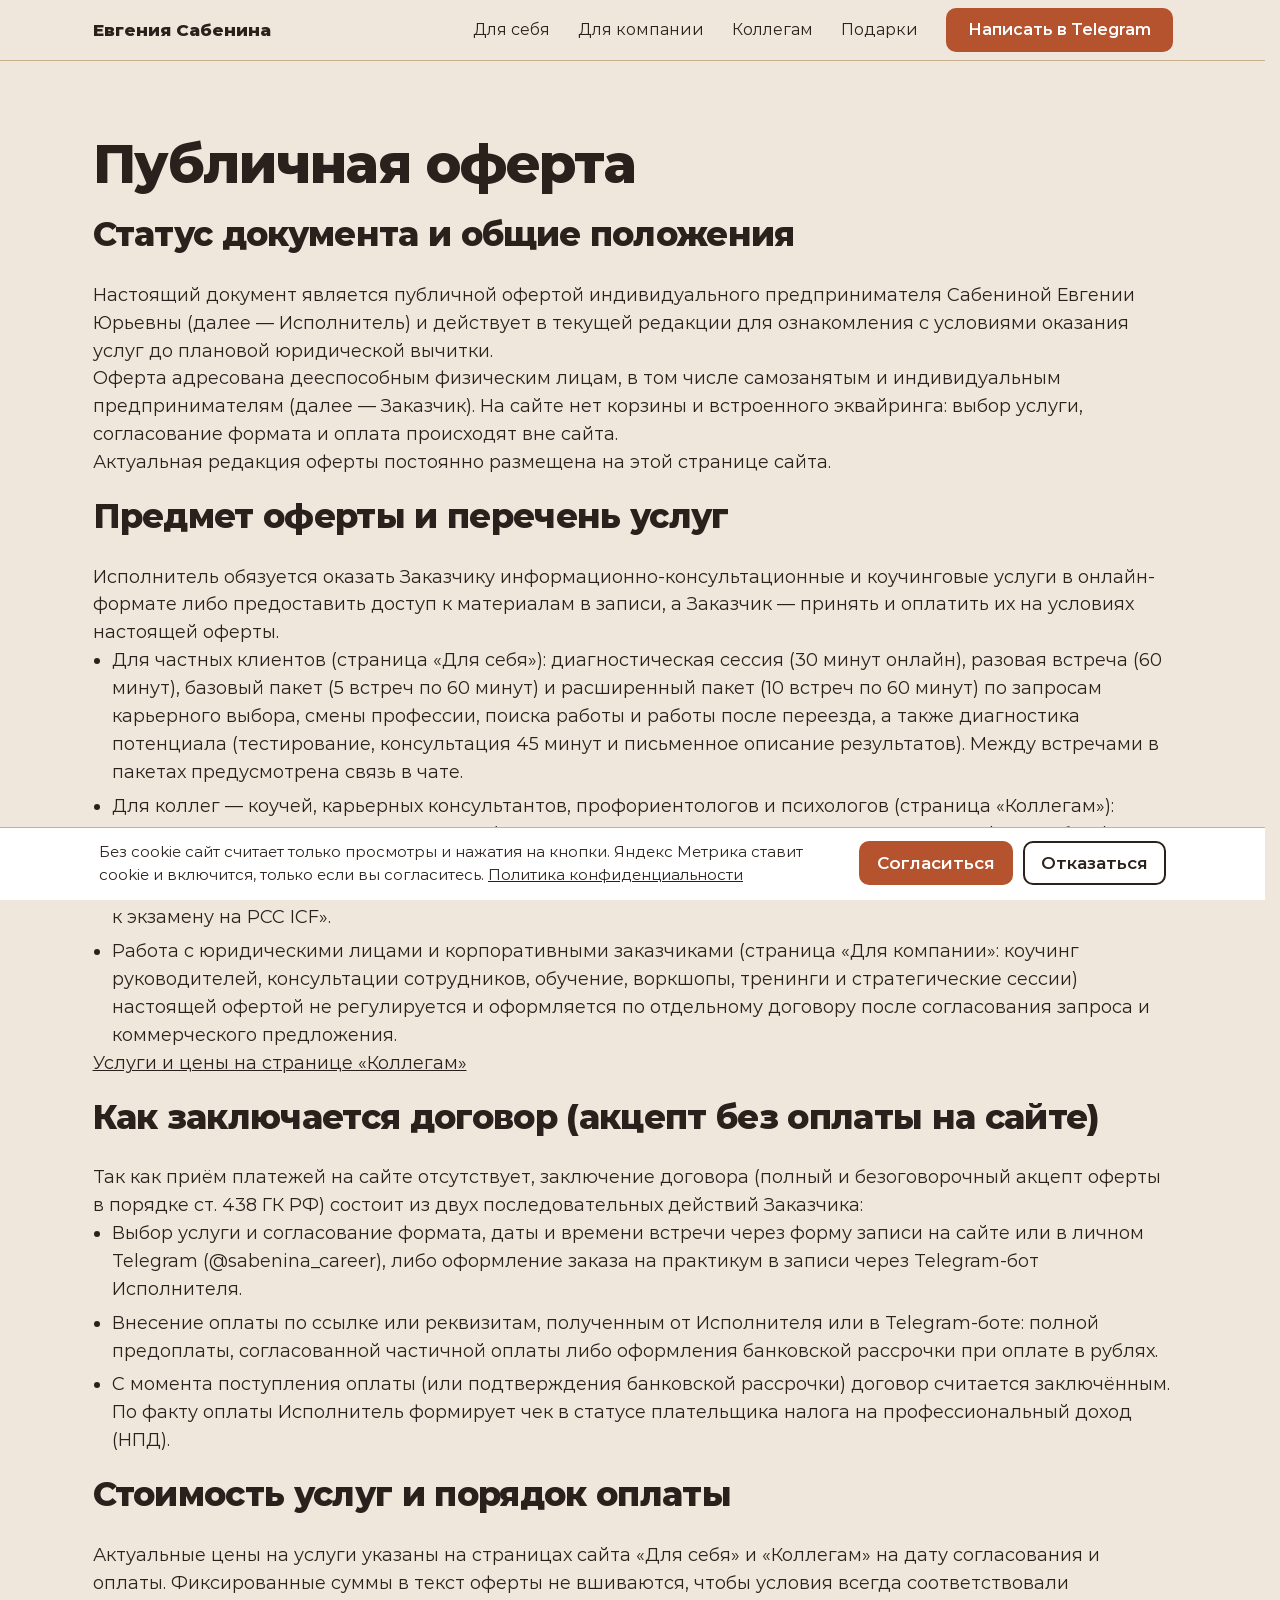
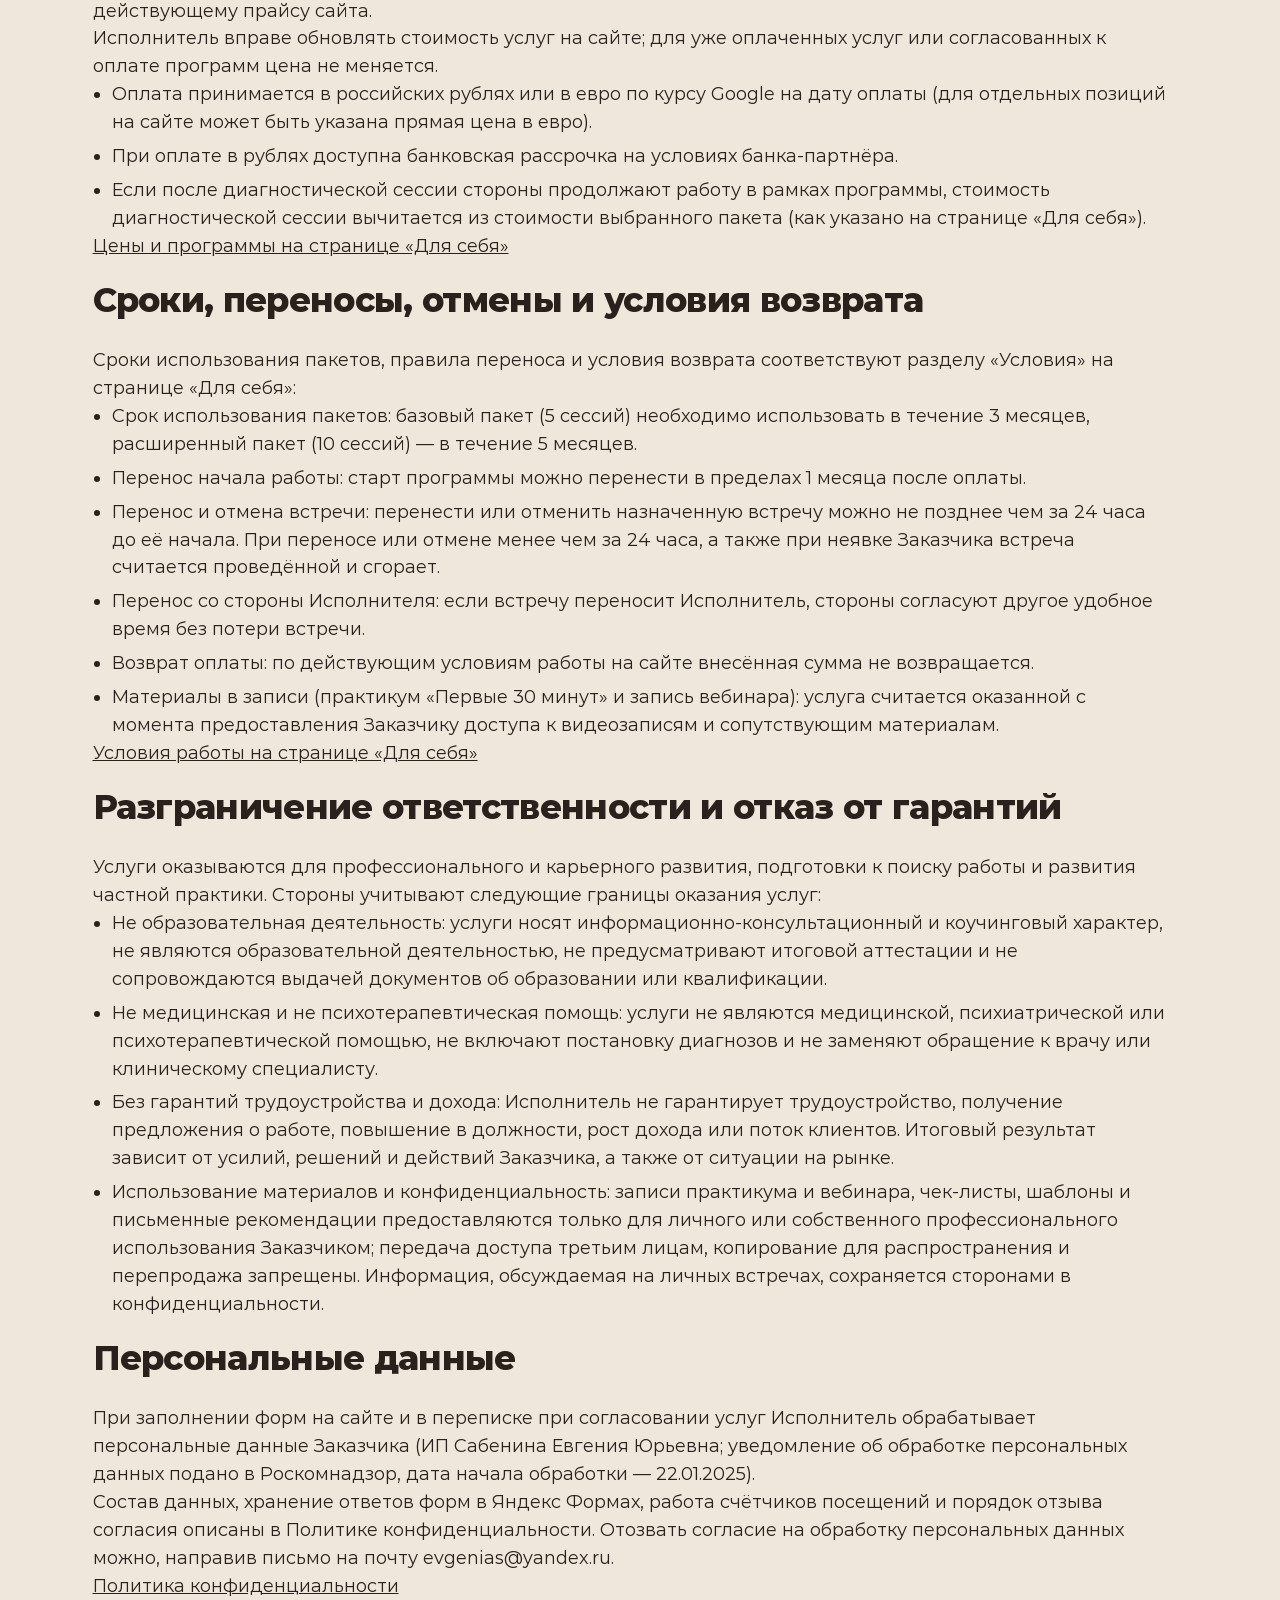
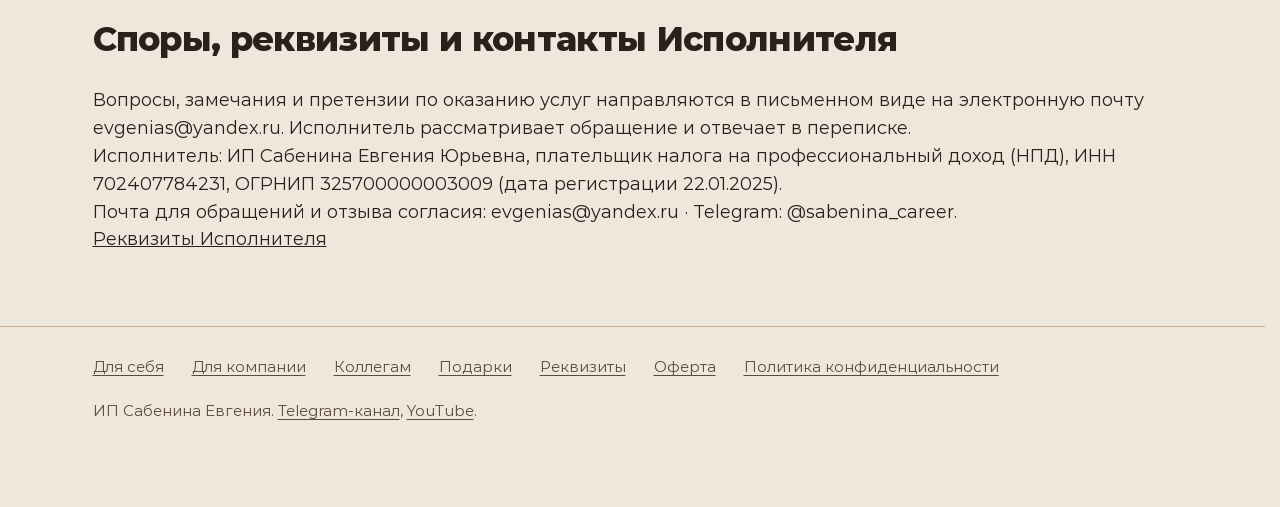
<file: oferta.html>
<!doctype html>
<html lang="ru" data-page="oferta" data-hit="https://functions.yandexcloud.net/d4e68714odns69rk6tcs">
<head>
<meta charset="utf-8">
<meta http-equiv="Content-Security-Policy" content="default-src 'self'; script-src 'self' https://mc.yandex.ru https://mc.yandex.com https://mc.yandex.az https://mc.yandex.by https://mc.yandex.co.il https://mc.yandex.com.am https://mc.yandex.com.ge https://mc.yandex.com.tr https://mc.yandex.ee https://mc.yandex.fr https://mc.yandex.kg https://mc.yandex.kz https://mc.yandex.lt https://mc.yandex.lv https://mc.yandex.md https://mc.yandex.tj https://mc.yandex.tm https://mc.yandex.uz https://forms.yandex.ru https://yastatic.net; frame-src https://forms.yandex.ru; img-src 'self' data: https://mc.yandex.ru https://mc.yandex.com https://mc.yandex.az https://mc.yandex.by https://mc.yandex.co.il https://mc.yandex.com.am https://mc.yandex.com.ge https://mc.yandex.com.tr https://mc.yandex.ee https://mc.yandex.fr https://mc.yandex.kg https://mc.yandex.kz https://mc.yandex.lt https://mc.yandex.lv https://mc.yandex.md https://mc.yandex.tj https://mc.yandex.tm https://mc.yandex.uz; connect-src 'self' https://mc.yandex.ru https://mc.yandex.com https://mc.yandex.az https://mc.yandex.by https://mc.yandex.co.il https://mc.yandex.com.am https://mc.yandex.com.ge https://mc.yandex.com.tr https://mc.yandex.ee https://mc.yandex.fr https://mc.yandex.kg https://mc.yandex.kz https://mc.yandex.lt https://mc.yandex.lv https://mc.yandex.md https://mc.yandex.tj https://mc.yandex.tm https://mc.yandex.uz https://functions.yandexcloud.net; style-src 'self'; font-src 'self'; base-uri 'self' https://sabenina-career.com/; form-action 'none'">
<meta name="viewport" content="width=device-width, initial-scale=1">
<meta name="referrer" content="strict-origin-when-cross-origin">
<title>Публичная оферта — Евгения Сабенина, карьерный коуч</title>
<meta name="description" content="Публичная оферта ИП Сабениной Евгении Юрьевны: услуги, акцепт без оплаты на сайте, сроки, переносы, отказ от гарантий и контакты.">
<link rel="canonical" href="https://sabenina-career.com/oferta.html">
<meta property="og:url" content="https://sabenina-career.com/oferta.html">
<meta property="og:type" content="website">
<meta property="og:locale" content="ru_RU">
<meta property="og:title" content="Публичная оферта — Евгения Сабенина, карьерный коуч">
<meta property="og:description" content="Публичная оферта ИП Сабениной Евгении Юрьевны: услуги, акцепт без оплаты на сайте, сроки, переносы, отказ от гарантий и контакты.">
<meta property="og:image" content="https://sabenina-career.com/img/og.jpg">
<meta property="og:image:width" content="1200">
<meta property="og:image:height" content="630">
<link rel="icon" href="favicon.ico" sizes="32x32">
<link rel="icon" href="favicon.svg" type="image/svg+xml">
<link rel="stylesheet" href="styles.css">
<script src="site.js" defer></script>
</head>
<body>

<header class="top">
  <div class="wrap">
    <a class="brand" href="index.html">Евгения Сабенина</a>
    <nav class="nav" aria-label="Разделы">
      <a href="dlya-sebya.html">Для себя</a>
      <a href="dlya-kompanii.html">Для компании</a>
      <a href="kollegam.html">Коллегам</a>
      <a href="podarki.html">Подарки</a>
      <a class="btn" href="https://t.me/sabenina_career?text=%D0%97%D0%B4%D1%80%D0%B0%D0%B2%D1%81%D1%82%D0%B2%D1%83%D0%B9%D1%82%D0%B5%21%20%D0%9F%D0%B8%D1%88%D1%83%20%D1%81%20%D1%81%D0%B0%D0%B9%D1%82%D0%B0%2C%20%D1%81%D1%82%D1%80%D0%B0%D0%BD%D0%B8%D1%86%D0%B0%20%C2%AB%D0%9E%D1%84%D0%B5%D1%80%D1%82%D0%B0%C2%BB." target="_blank" rel="noopener" data-goal="telegram">Написать в Telegram</a>
    </nav>
    <details class="menu">
      <summary>Меню</summary>
      <div class="menu-list">
        <a href="index.html">Главная</a>
        <a href="dlya-sebya.html">Для себя</a>
        <a href="dlya-kompanii.html">Для компании</a>
        <a href="kollegam.html">Коллегам</a>
        <a href="podarki.html">Подарки</a>
      </div>
    </details>
  </div>
</header>

<main>

<section class="block">
  <div class="wrap">
    <h1>Публичная оферта</h1>
    <h2 class="mt-20">Статус документа и общие положения</h2>
    <p>Настоящий документ является публичной офертой индивидуального предпринимателя Сабениной Евгении Юрьевны (далее — Исполнитель) и действует в текущей редакции для ознакомления с условиями оказания услуг до плановой юридической вычитки.</p>
    <p>Оферта адресована дееспособным физическим лицам, в том числе самозанятым и индивидуальным предпринимателям (далее — Заказчик). На сайте нет корзины и встроенного эквайринга: выбор услуги, согласование формата и оплата происходят вне сайта.</p>
    <p>Актуальная редакция оферты постоянно размещена на этой странице сайта.</p>
    <h2 class="mt-20">Предмет оферты и перечень услуг</h2>
    <p>Исполнитель обязуется оказать Заказчику информационно-консультационные и коучинговые услуги в онлайн-формате либо предоставить доступ к материалам в записи, а Заказчик — принять и оплатить их на условиях настоящей оферты.</p>
    <ul class="ticks">
      <li>Для частных клиентов (страница «Для себя»): диагностическая сессия (30 минут онлайн), разовая встреча (60 минут), базовый пакет (5 встреч по 60 минут) и расширенный пакет (10 встреч по 60 минут) по запросам карьерного выбора, смены профессии, поиска работы и работы после переезда, а также диагностика потенциала (тестирование, консультация 45 минут и письменное описание результатов). Между встречами в пакетах предусмотрена связь в чате.</li>
      <li>Для коллег — коучей, карьерных консультантов, профориентологов и психологов (страница «Коллегам»): практикум «Первые 30 минут» в записи (4 видеоурока, задания и чек-листы с доступом в Telegram-боте), индивидуальный менторинг (базовое менторство — 5 встреч по 60 минут; полное менторство — 10 встреч по 60 минут с последующим сопровождением, шаблонами и чек-листами) и запись вебинара «Как подготовиться к экзамену на PCC ICF».</li>
      <li>Работа с юридическими лицами и корпоративными заказчиками (страница «Для компании»: коучинг руководителей, консультации сотрудников, обучение, воркшопы, тренинги и стратегические сессии) настоящей офертой не регулируется и оформляется по отдельному договору после согласования запроса и коммерческого предложения.</li>
    </ul>
    <p><a href="kollegam.html">Услуги и цены на странице «Коллегам»</a></p>
    <h2 class="mt-20">Как заключается договор (акцепт без оплаты на сайте)</h2>
    <p>Так как приём платежей на сайте отсутствует, заключение договора (полный и безоговорочный акцепт оферты в порядке ст. 438 ГК РФ) состоит из двух последовательных действий Заказчика:</p>
    <ul class="ticks">
      <li>Выбор услуги и согласование формата, даты и времени встречи через форму записи на сайте или в личном Telegram (@sabenina_career), либо оформление заказа на практикум в записи через Telegram-бот Исполнителя.</li>
      <li>Внесение оплаты по ссылке или реквизитам, полученным от Исполнителя или в Telegram-боте: полной предоплаты, согласованной частичной оплаты либо оформления банковской рассрочки при оплате в рублях.</li>
      <li>С момента поступления оплаты (или подтверждения банковской рассрочки) договор считается заключённым. По факту оплаты Исполнитель формирует чек в статусе плательщика налога на профессиональный доход (НПД).</li>
    </ul>
    <h2 class="mt-20">Стоимость услуг и порядок оплаты</h2>
    <p>Актуальные цены на услуги указаны на страницах сайта «Для себя» и «Коллегам» на дату согласования и оплаты. Фиксированные суммы в текст оферты не вшиваются, чтобы условия всегда соответствовали действующему прайсу сайта.</p>
    <p>Исполнитель вправе обновлять стоимость услуг на сайте; для уже оплаченных услуг или согласованных к оплате программ цена не меняется.</p>
    <ul class="ticks">
      <li>Оплата принимается в российских рублях или в евро по курсу Google на дату оплаты (для отдельных позиций на сайте может быть указана прямая цена в евро).</li>
      <li>При оплате в рублях доступна банковская рассрочка на условиях банка-партнёра.</li>
      <li>Если после диагностической сессии стороны продолжают работу в рамках программы, стоимость диагностической сессии вычитается из стоимости выбранного пакета (как указано на странице «Для себя»).</li>
    </ul>
    <p><a href="dlya-sebya.html">Цены и программы на странице «Для себя»</a></p>
    <h2 class="mt-20">Сроки, переносы, отмены и условия возврата</h2>
    <p>Сроки использования пакетов, правила переноса и условия возврата соответствуют разделу «Условия» на странице «Для себя»:</p>
    <ul class="ticks">
      <li>Срок использования пакетов: базовый пакет (5 сессий) необходимо использовать в течение 3 месяцев, расширенный пакет (10 сессий) — в течение 5 месяцев.</li>
      <li>Перенос начала работы: старт программы можно перенести в пределах 1 месяца после оплаты.</li>
      <li>Перенос и отмена встречи: перенести или отменить назначенную встречу можно не позднее чем за 24 часа до её начала. При переносе или отмене менее чем за 24 часа, а также при неявке Заказчика встреча считается проведённой и сгорает.</li>
      <li>Перенос со стороны Исполнителя: если встречу переносит Исполнитель, стороны согласуют другое удобное время без потери встречи.</li>
      <li>Возврат оплаты: по действующим условиям работы на сайте внесённая сумма не возвращается.</li>
      <li>Материалы в записи (практикум «Первые 30 минут» и запись вебинара): услуга считается оказанной с момента предоставления Заказчику доступа к видеозаписям и сопутствующим материалам.</li>
    </ul>
    <p><a href="dlya-sebya.html#usloviya">Условия работы на странице «Для себя»</a></p>
    <h2 class="mt-20">Разграничение ответственности и отказ от гарантий</h2>
    <p>Услуги оказываются для профессионального и карьерного развития, подготовки к поиску работы и развития частной практики. Стороны учитывают следующие границы оказания услуг:</p>
    <ul class="ticks">
      <li>Не образовательная деятельность: услуги носят информационно-консультационный и коучинговый характер, не являются образовательной деятельностью, не предусматривают итоговой аттестации и не сопровождаются выдачей документов об образовании или квалификации.</li>
      <li>Не медицинская и не психотерапевтическая помощь: услуги не являются медицинской, психиатрической или психотерапевтической помощью, не включают постановку диагнозов и не заменяют обращение к врачу или клиническому специалисту.</li>
      <li>Без гарантий трудоустройства и дохода: Исполнитель не гарантирует трудоустройство, получение предложения о работе, повышение в должности, рост дохода или поток клиентов. Итоговый результат зависит от усилий, решений и действий Заказчика, а также от ситуации на рынке.</li>
      <li>Использование материалов и конфиденциальность: записи практикума и вебинара, чек-листы, шаблоны и письменные рекомендации предоставляются только для личного или собственного профессионального использования Заказчиком; передача доступа третьим лицам, копирование для распространения и перепродажа запрещены. Информация, обсуждаемая на личных встречах, сохраняется сторонами в конфиденциальности.</li>
    </ul>
    <h2 class="mt-20">Персональные данные</h2>
    <p>При заполнении форм на сайте и в переписке при согласовании услуг Исполнитель обрабатывает персональные данные Заказчика (ИП Сабенина Евгения Юрьевна; уведомление об обработке персональных данных подано в Роскомнадзор, дата начала обработки — 22.01.2025).</p>
    <p>Состав данных, хранение ответов форм в Яндекс Формах, работа счётчиков посещений и порядок отзыва согласия описаны в Политике конфиденциальности. Отозвать согласие на обработку персональных данных можно, направив письмо на почту evgenias@yandex.ru.</p>
    <p><a href="politika.html">Политика конфиденциальности</a></p>
    <h2 class="mt-20">Споры, реквизиты и контакты Исполнителя</h2>
    <p>Вопросы, замечания и претензии по оказанию услуг направляются в письменном виде на электронную почту evgenias@yandex.ru. Исполнитель рассматривает обращение и отвечает в переписке.</p>
    <p>Исполнитель: ИП Сабенина Евгения Юрьевна, плательщик налога на профессиональный доход (НПД), ИНН 702407784231, ОГРНИП 325700000003009 (дата регистрации 22.01.2025).</p>
    <p>Почта для обращений и отзыва согласия: evgenias@yandex.ru · Telegram: @sabenina_career.</p>
    <p><a href="rekvizity.html">Реквизиты Исполнителя</a></p>
  </div>
</section>
</main>

<footer class="foot">
  <div class="wrap">
    <nav aria-label="Подвал">
      <a href="dlya-sebya.html">Для себя</a>
      <a href="dlya-kompanii.html">Для компании</a>
      <a href="kollegam.html">Коллегам</a>
      <a href="podarki.html">Подарки</a>
      <a href="rekvizity.html">Реквизиты</a>
      <a href="oferta.html" aria-current="page">Оферта</a>
      <a href="politika.html">Политика конфиденциальности</a>
    </nav>
    <p>ИП Сабенина Евгения. <a href="https://t.me/sabenina_career_channel" target="_blank" rel="noopener" data-goal="channel">Telegram-канал</a>, <a href="https://www.youtube.com/@sabenina_career" target="_blank" rel="noopener" data-goal="youtube">YouTube</a>.</p>
  </div>
</footer>

<dialog class="lightbox" aria-label="Скриншоты переписки">
  <button class="lightbox-close" type="button" autofocus>Закрыть</button>
  <div class="lightbox-body" tabindex="0"></div>
</dialog>

<div class="dock">
  <div class="consent" data-metrika="114624251" hidden>
    <p>Без cookie сайт считает только просмотры и нажатия на кнопки. Яндекс Метрика ставит cookie и включится, только если вы согласитесь. <a href="politika.html">Политика конфиденциальности</a></p>
    <div class="consent-actions">
      <button class="btn" type="button" data-consent="yes">Согласиться</button>
      <button class="btn ghost" type="button" data-consent="no">Отказаться</button>
    </div>
  </div>
</div>
</body>
</html>
</file>
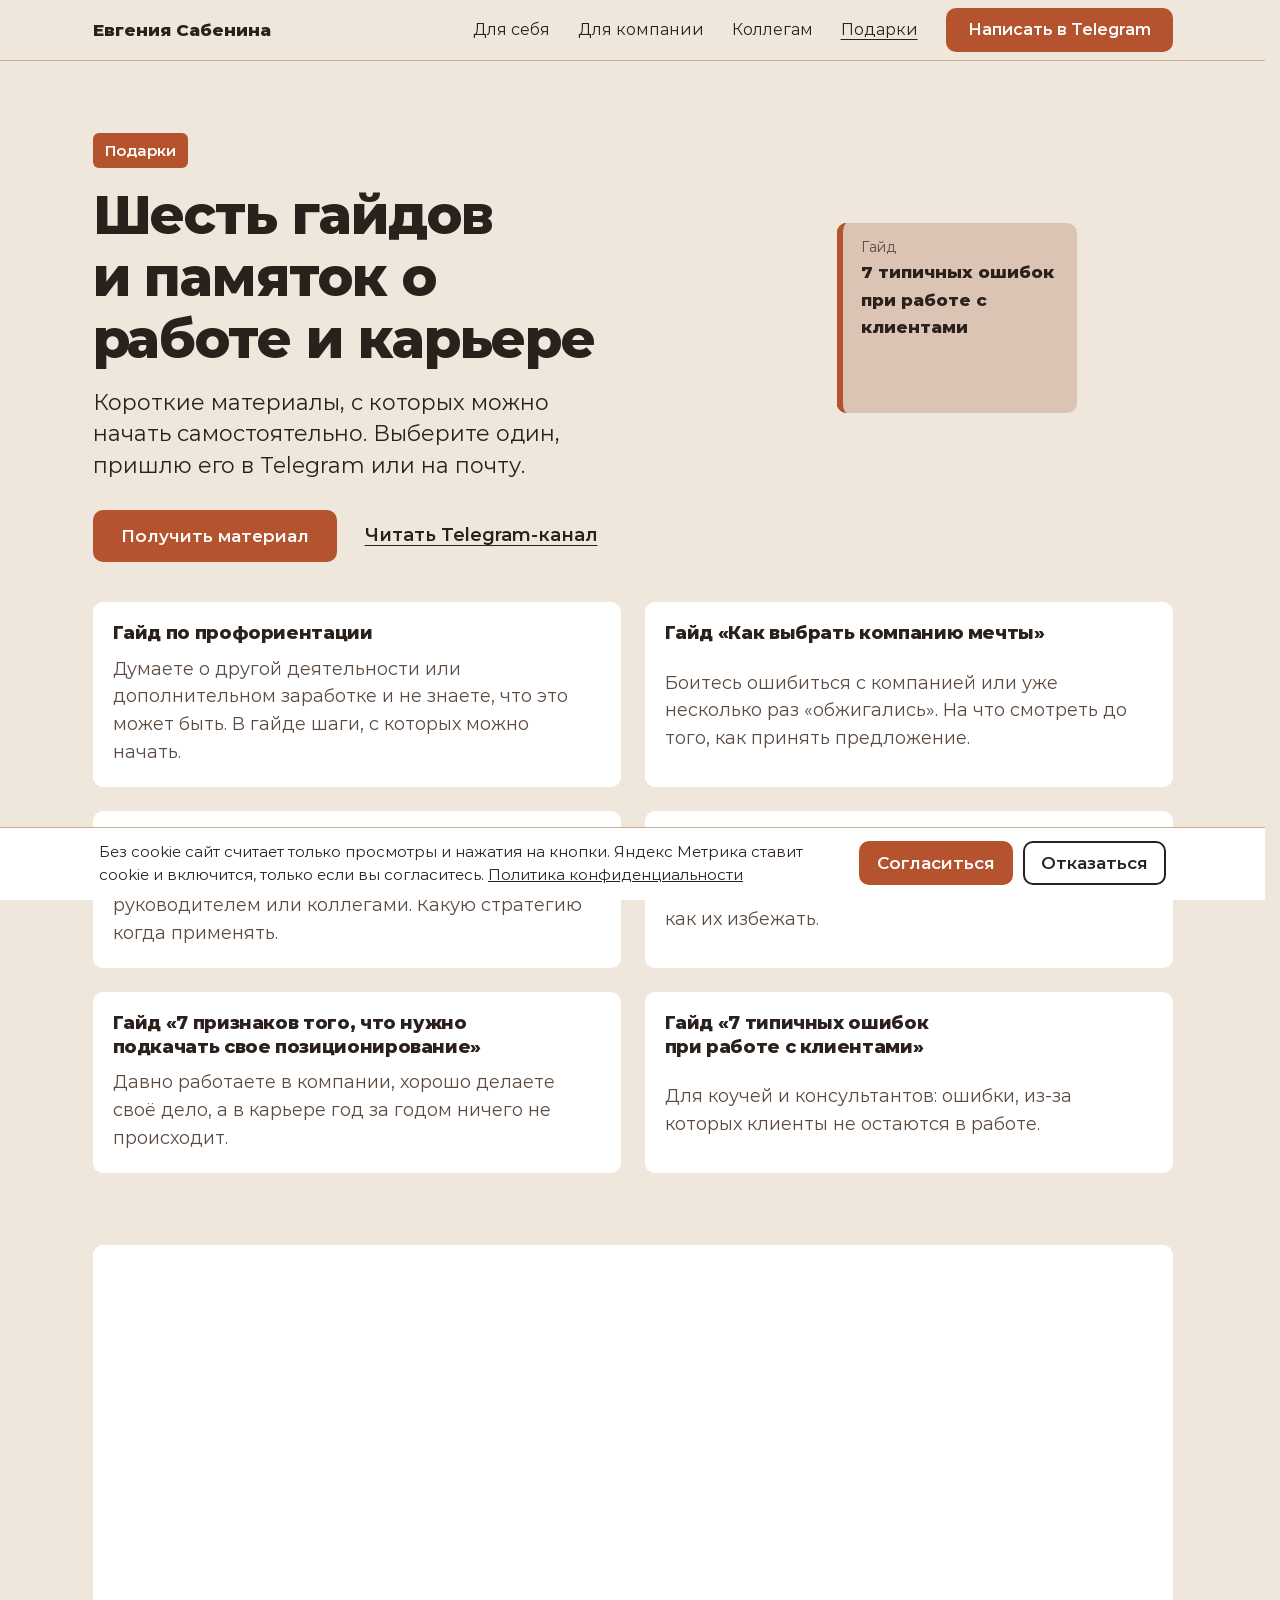
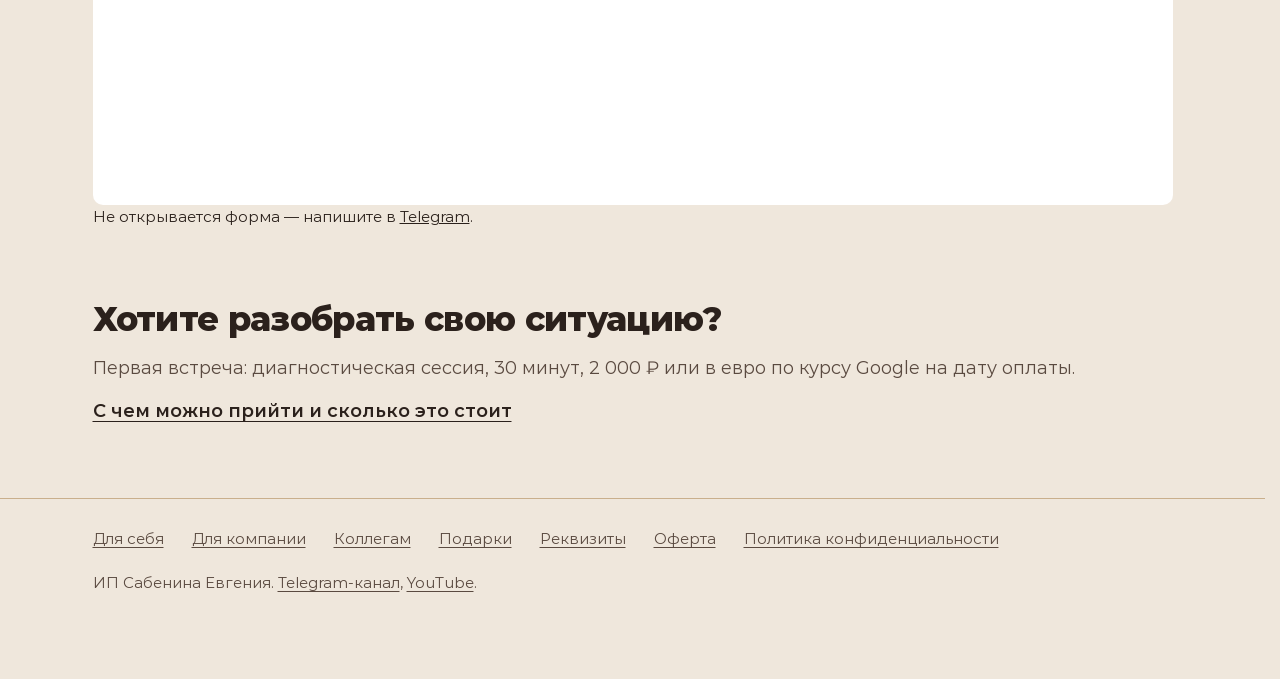
<file: podarki.html>
<!doctype html>
<html lang="ru" data-page="podarki" data-hit="https://functions.yandexcloud.net/d4e68714odns69rk6tcs">
<head>
<meta charset="utf-8">
<meta http-equiv="Content-Security-Policy" content="default-src 'self'; script-src 'self' https://mc.yandex.ru https://mc.yandex.com https://mc.yandex.az https://mc.yandex.by https://mc.yandex.co.il https://mc.yandex.com.am https://mc.yandex.com.ge https://mc.yandex.com.tr https://mc.yandex.ee https://mc.yandex.fr https://mc.yandex.kg https://mc.yandex.kz https://mc.yandex.lt https://mc.yandex.lv https://mc.yandex.md https://mc.yandex.tj https://mc.yandex.tm https://mc.yandex.uz https://forms.yandex.ru https://yastatic.net; frame-src https://forms.yandex.ru; img-src 'self' data: https://mc.yandex.ru https://mc.yandex.com https://mc.yandex.az https://mc.yandex.by https://mc.yandex.co.il https://mc.yandex.com.am https://mc.yandex.com.ge https://mc.yandex.com.tr https://mc.yandex.ee https://mc.yandex.fr https://mc.yandex.kg https://mc.yandex.kz https://mc.yandex.lt https://mc.yandex.lv https://mc.yandex.md https://mc.yandex.tj https://mc.yandex.tm https://mc.yandex.uz; connect-src 'self' https://mc.yandex.ru https://mc.yandex.com https://mc.yandex.az https://mc.yandex.by https://mc.yandex.co.il https://mc.yandex.com.am https://mc.yandex.com.ge https://mc.yandex.com.tr https://mc.yandex.ee https://mc.yandex.fr https://mc.yandex.kg https://mc.yandex.kz https://mc.yandex.lt https://mc.yandex.lv https://mc.yandex.md https://mc.yandex.tj https://mc.yandex.tm https://mc.yandex.uz https://functions.yandexcloud.net; style-src 'self'; font-src 'self'; base-uri 'self' https://sabenina-career.com/; form-action 'none'">
<meta name="viewport" content="width=device-width, initial-scale=1">
<meta name="referrer" content="strict-origin-when-cross-origin">
<title>Подарки: шесть бесплатных гайдов и памяток о работе и карьере</title>
<meta name="description" content="Шесть коротких гайдов и памяток о работе и карьере: профориентация, выбор компании, конфликты, собеседование, позиционирование.">
<link rel="canonical" href="https://sabenina-career.com/podarki.html">
<meta property="og:url" content="https://sabenina-career.com/podarki.html">
<meta property="og:type" content="website">
<meta property="og:locale" content="ru_RU">
<meta property="og:title" content="Подарки: шесть бесплатных гайдов и памяток о работе и карьере">
<meta property="og:description" content="Шесть коротких гайдов и памяток о работе и карьере: профориентация, выбор компании, конфликты, собеседование, позиционирование.">
<meta property="og:image" content="https://sabenina-career.com/img/og.jpg">
<meta property="og:image:width" content="1200">
<meta property="og:image:height" content="630">
<link rel="icon" href="favicon.ico" sizes="32x32">
<link rel="icon" href="favicon.svg" type="image/svg+xml">
<link rel="stylesheet" href="styles.css">
<script src="site.js" defer></script>
</head>
<body>

<header class="top">
  <div class="wrap">
    <a class="brand" href="index.html">Евгения Сабенина</a>
    <nav class="nav" aria-label="Разделы">
      <a href="dlya-sebya.html">Для себя</a>
      <a href="dlya-kompanii.html">Для компании</a>
      <a href="kollegam.html">Коллегам</a>
      <a href="podarki.html" aria-current="page">Подарки</a>
      <a class="btn" href="https://t.me/sabenina_career?text=%D0%97%D0%B4%D1%80%D0%B0%D0%B2%D1%81%D1%82%D0%B2%D1%83%D0%B9%D1%82%D0%B5%21%20%D0%9F%D0%B8%D1%88%D1%83%20%D1%81%20%D1%81%D0%B0%D0%B9%D1%82%D0%B0%2C%20%D1%81%D1%82%D1%80%D0%B0%D0%BD%D0%B8%D1%86%D0%B0%20%C2%AB%D0%9F%D0%BE%D0%B4%D0%B0%D1%80%D0%BA%D0%B8%C2%BB." target="_blank" rel="noopener" data-goal="telegram">Написать в Telegram</a>
    </nav>
    <details class="menu">
      <summary>Меню</summary>
      <div class="menu-list">
        <a href="index.html">Главная</a>
        <a href="dlya-sebya.html">Для себя</a>
        <a href="dlya-kompanii.html">Для компании</a>
        <a href="kollegam.html">Коллегам</a>
        <a href="podarki.html" aria-current="page">Подарки</a>
      </div>
    </details>
  </div>
</header>

<main>

<section class="hero">
  <div class="wrap hero-grid">
    <div class="hero-text">
      <span class="plaque">Подарки</span>
      <h1>Шесть гайдов и памяток о работе и карьере</h1>
      <p class="lead">Короткие материалы, с которых можно начать самостоятельно. Выберите один, пришлю его в Telegram или на почту.</p>
      <div class="actions">
        <a class="btn" href="#poluchit" data-goal="form">Получить материал</a>
        <a class="link" href="https://t.me/sabenina_career_channel" target="_blank" rel="noopener" data-goal="channel">Читать Telegram-канал</a>
      </div>
    </div>

    <div class="hero-side covers" aria-hidden="true">
      <div class="cover"><span>Гайд</span><b>Профориентация</b></div>
      <div class="cover"><span>Гайд</span><b>Как выбрать компанию мечты</b></div>
      <div class="cover"><span>Памятка</span><b>Стратегии поведения в конфликтах</b></div>
      <div class="cover"><span>Памятка</span><b>Типовые ошибки на собеседовании</b></div>
      <div class="cover"><span>Гайд</span><b>7 признаков того, что нужно подкачать свое позиционирование</b></div>
      <div class="cover"><span>Гайд</span><b>7 типичных ошибок при работе с клиентами</b></div>
    </div>
  </div>
</section>

<section class="block pt-0">
  <div class="wrap">
    <div class="formats">
      <div class="fmt"><h3>Гайд по профориентации</h3><p class="muted">Думаете о другой деятельности или дополнительном заработке и не знаете, что это может быть. В гайде шаги, с которых можно начать.</p></div>
      <div class="fmt"><h3>Гайд «Как выбрать компанию мечты»</h3><p class="muted">Боитесь ошибиться с компанией или уже несколько раз «обжигались». На что смотреть до того, как принять предложение.</p></div>
      <div class="fmt"><h3>Памятка «Стратегии поведения в конфликтах»</h3><p class="muted">Не получается выстроить отношения с руководителем или коллегами. Какую стратегию когда применять.</p></div>
      <div class="fmt"><h3>Памятка «Типовые ошибки на собеседовании»</h3><p class="muted">С какими ошибками сталкиваются чаще всего и как их избежать.</p></div>
      <div class="fmt"><h3>Гайд «7 признаков того, что нужно подкачать свое позиционирование»</h3><p class="muted">Давно работаете в компании, хорошо делаете своё дело, а в карьере год за годом ничего не происходит.</p></div>
      <div class="fmt"><h3>Гайд «7 типичных ошибок при работе с клиентами»</h3><p class="muted">Для коучей и консультантов: ошибки, из-за которых клиенты не остаются в работе.</p></div>
    </div>
  </div>
</section>

<section class="block pt-0">
  <div class="wrap">
    <div class="form-embed" id="poluchit">
  <iframe name="ya-form-6419c61f90fa7b033c30b4d2" data-form="6419c61f90fa7b033c30b4d2" title="Получить материал"></iframe>
  <p class="small">Не открывается форма — напишите в <a href="https://t.me/sabenina_career?text=%D0%97%D0%B4%D1%80%D0%B0%D0%B2%D1%81%D1%82%D0%B2%D1%83%D0%B9%D1%82%D0%B5%21%20%D0%9F%D0%B8%D1%88%D1%83%20%D1%81%20%D1%81%D0%B0%D0%B9%D1%82%D0%B0%2C%20%D1%81%D1%82%D1%80%D0%B0%D0%BD%D0%B8%D1%86%D0%B0%20%C2%AB%D0%9F%D0%BE%D0%B4%D0%B0%D1%80%D0%BA%D0%B8%C2%BB." target="_blank" rel="noopener" data-goal="telegram">Telegram</a>.</p>
</div>
  </div>
</section>

<section class="block pt-0">
  <div class="wrap final">
    <h2 class="m-0">Хотите разобрать свою ситуацию?</h2>
    <p class="muted">Первая встреча: диагностическая сессия, 30 минут, 2 000 ₽ или в евро по курсу Google на дату оплаты.</p>
    <a class="link" href="dlya-sebya.html">С чем можно прийти и сколько это стоит</a>
  </div>
</section>

</main>

<footer class="foot">
  <div class="wrap">
    <nav aria-label="Подвал">
      <a href="dlya-sebya.html">Для себя</a>
      <a href="dlya-kompanii.html">Для компании</a>
      <a href="kollegam.html">Коллегам</a>
      <a href="podarki.html" aria-current="page">Подарки</a>
      <a href="rekvizity.html">Реквизиты</a>
      <a href="oferta.html">Оферта</a>
      <a href="politika.html">Политика конфиденциальности</a>
    </nav>
    <p>ИП Сабенина Евгения. <a href="https://t.me/sabenina_career_channel" target="_blank" rel="noopener" data-goal="channel">Telegram-канал</a>, <a href="https://www.youtube.com/@sabenina_career" target="_blank" rel="noopener" data-goal="youtube">YouTube</a>.</p>
  </div>
</footer>

<dialog class="lightbox" aria-label="Скриншоты переписки">
  <button class="lightbox-close" type="button" autofocus>Закрыть</button>
  <div class="lightbox-body" tabindex="0"></div>
</dialog>

<div class="dock">
  <div class="sticky" hidden>
<a class="btn" href="#poluchit" data-goal="form">Получить материал</a>  </div>
  <div class="consent" data-metrika="114624251" hidden>
    <p>Без cookie сайт считает только просмотры и нажатия на кнопки. Яндекс Метрика ставит cookie и включится, только если вы согласитесь. <a href="politika.html">Политика конфиденциальности</a></p>
    <div class="consent-actions">
      <button class="btn" type="button" data-consent="yes">Согласиться</button>
      <button class="btn ghost" type="button" data-consent="no">Отказаться</button>
    </div>
  </div>
</div>
</body>
</html>
</file>
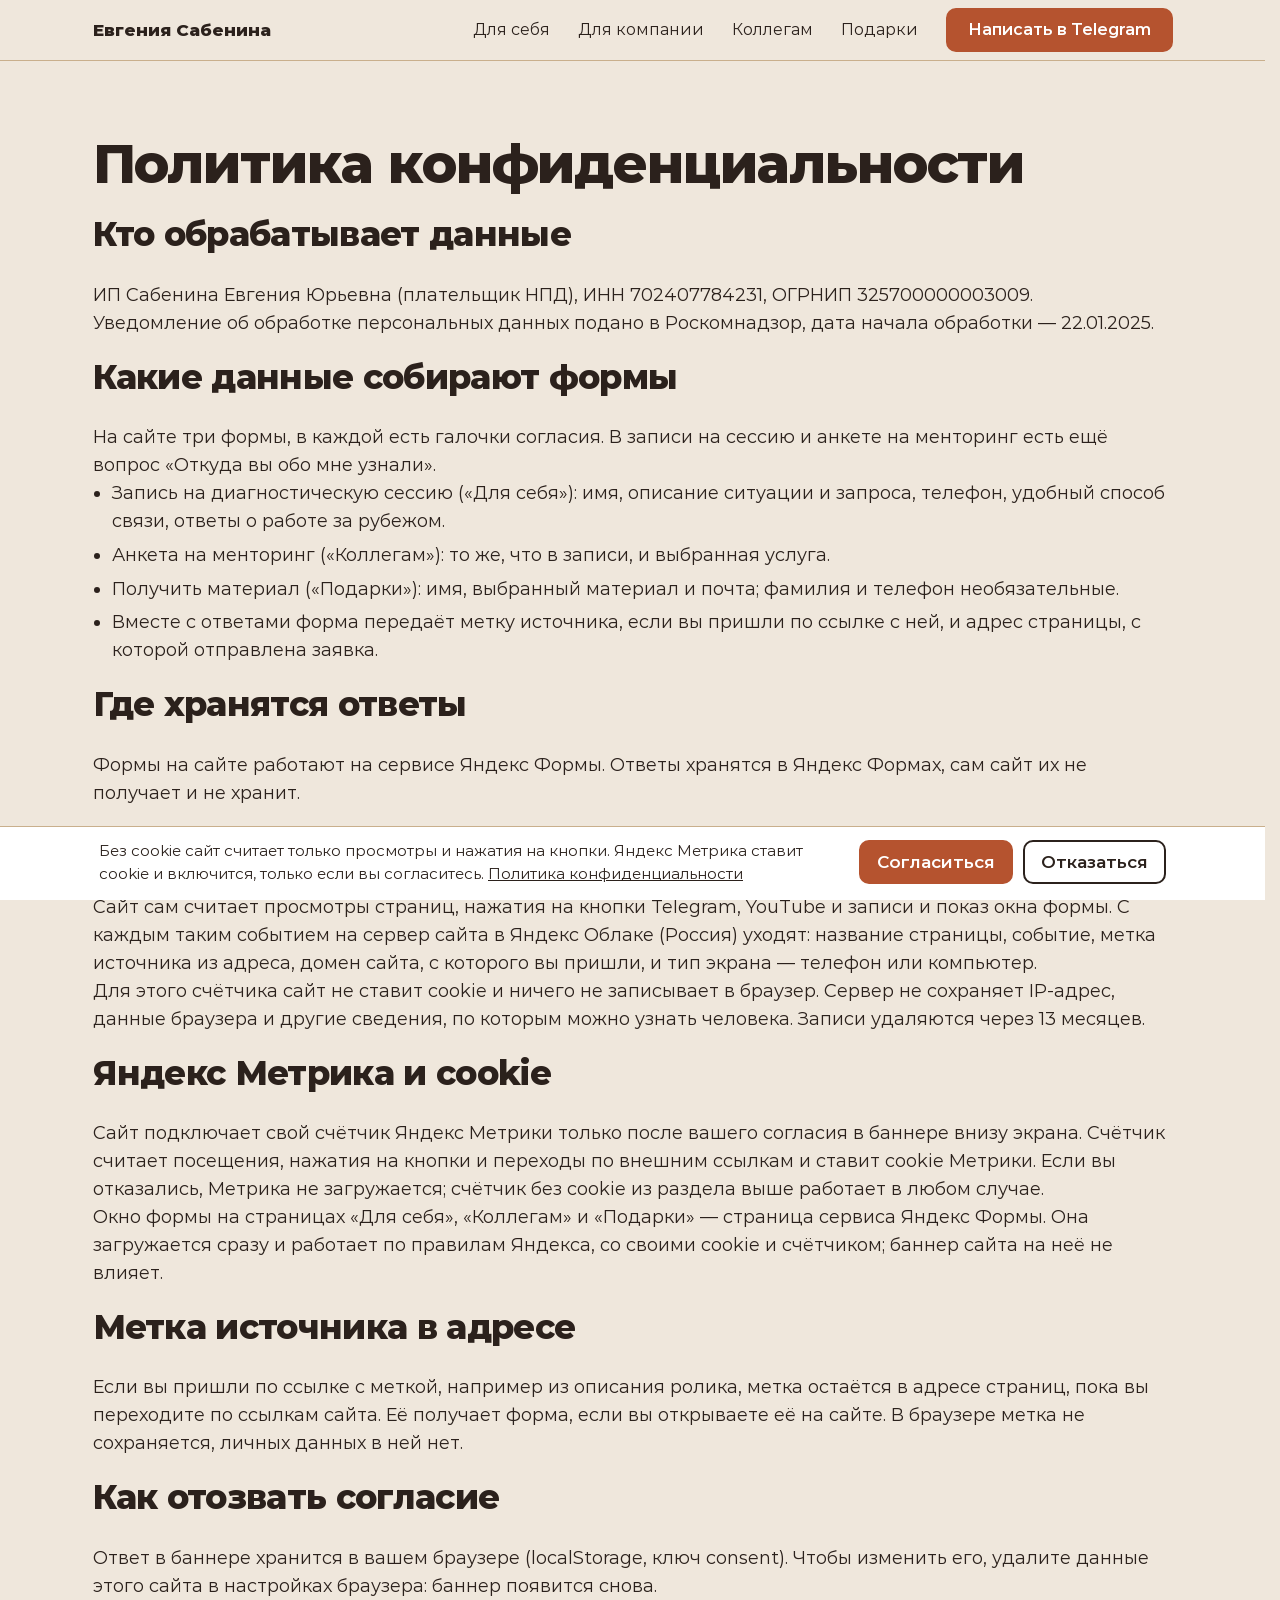
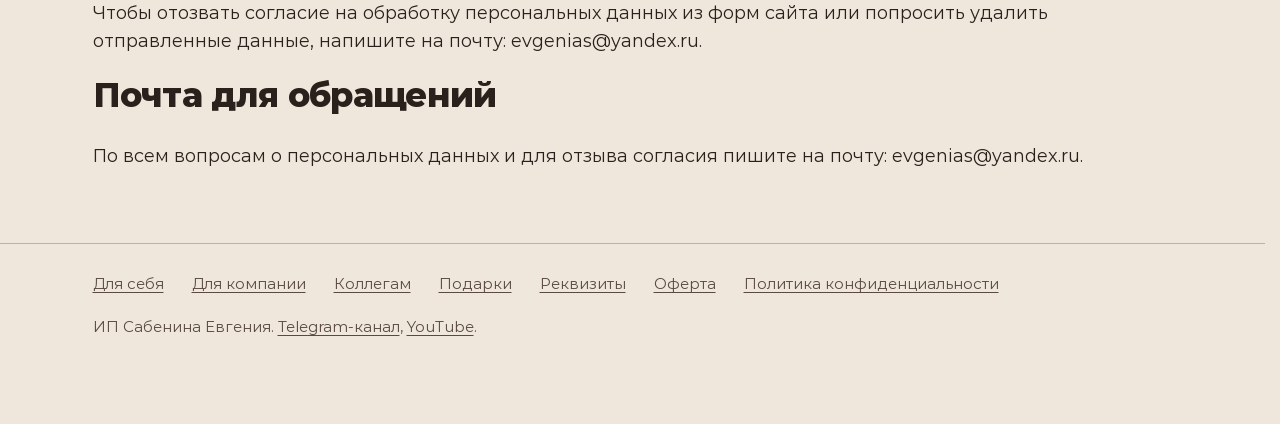
<file: politika.html>
<!doctype html>
<html lang="ru" data-page="politika" data-hit="https://functions.yandexcloud.net/d4e68714odns69rk6tcs">
<head>
<meta charset="utf-8">
<meta http-equiv="Content-Security-Policy" content="default-src 'self'; script-src 'self' https://mc.yandex.ru https://mc.yandex.com https://mc.yandex.az https://mc.yandex.by https://mc.yandex.co.il https://mc.yandex.com.am https://mc.yandex.com.ge https://mc.yandex.com.tr https://mc.yandex.ee https://mc.yandex.fr https://mc.yandex.kg https://mc.yandex.kz https://mc.yandex.lt https://mc.yandex.lv https://mc.yandex.md https://mc.yandex.tj https://mc.yandex.tm https://mc.yandex.uz https://forms.yandex.ru https://yastatic.net; frame-src https://forms.yandex.ru; img-src 'self' data: https://mc.yandex.ru https://mc.yandex.com https://mc.yandex.az https://mc.yandex.by https://mc.yandex.co.il https://mc.yandex.com.am https://mc.yandex.com.ge https://mc.yandex.com.tr https://mc.yandex.ee https://mc.yandex.fr https://mc.yandex.kg https://mc.yandex.kz https://mc.yandex.lt https://mc.yandex.lv https://mc.yandex.md https://mc.yandex.tj https://mc.yandex.tm https://mc.yandex.uz; connect-src 'self' https://mc.yandex.ru https://mc.yandex.com https://mc.yandex.az https://mc.yandex.by https://mc.yandex.co.il https://mc.yandex.com.am https://mc.yandex.com.ge https://mc.yandex.com.tr https://mc.yandex.ee https://mc.yandex.fr https://mc.yandex.kg https://mc.yandex.kz https://mc.yandex.lt https://mc.yandex.lv https://mc.yandex.md https://mc.yandex.tj https://mc.yandex.tm https://mc.yandex.uz https://functions.yandexcloud.net; style-src 'self'; font-src 'self'; base-uri 'self' https://sabenina-career.com/; form-action 'none'">
<meta name="viewport" content="width=device-width, initial-scale=1">
<meta name="referrer" content="strict-origin-when-cross-origin">
<title>Политика конфиденциальности — Евгения Сабенина</title>
<meta name="description" content="Какие данные собирают формы сайта, где они хранятся, как работают Яндекс Метрика и cookie и как отозвать согласие.">
<link rel="canonical" href="https://sabenina-career.com/politika.html">
<meta property="og:url" content="https://sabenina-career.com/politika.html">
<meta property="og:type" content="website">
<meta property="og:locale" content="ru_RU">
<meta property="og:title" content="Политика конфиденциальности — Евгения Сабенина">
<meta property="og:description" content="Какие данные собирают формы сайта, где они хранятся, как работают Яндекс Метрика и cookie и как отозвать согласие.">
<meta property="og:image" content="https://sabenina-career.com/img/og.jpg">
<meta property="og:image:width" content="1200">
<meta property="og:image:height" content="630">
<link rel="icon" href="favicon.ico" sizes="32x32">
<link rel="icon" href="favicon.svg" type="image/svg+xml">
<link rel="stylesheet" href="styles.css">
<script src="site.js" defer></script>
</head>
<body>

<header class="top">
  <div class="wrap">
    <a class="brand" href="index.html">Евгения Сабенина</a>
    <nav class="nav" aria-label="Разделы">
      <a href="dlya-sebya.html">Для себя</a>
      <a href="dlya-kompanii.html">Для компании</a>
      <a href="kollegam.html">Коллегам</a>
      <a href="podarki.html">Подарки</a>
      <a class="btn" href="https://t.me/sabenina_career?text=%D0%97%D0%B4%D1%80%D0%B0%D0%B2%D1%81%D1%82%D0%B2%D1%83%D0%B9%D1%82%D0%B5%21%20%D0%9F%D0%B8%D1%88%D1%83%20%D1%81%20%D1%81%D0%B0%D0%B9%D1%82%D0%B0%2C%20%D1%81%D1%82%D1%80%D0%B0%D0%BD%D0%B8%D1%86%D0%B0%20%C2%AB%D0%9F%D0%BE%D0%BB%D0%B8%D1%82%D0%B8%D0%BA%D0%B0%20%D0%BA%D0%BE%D0%BD%D1%84%D0%B8%D0%B4%D0%B5%D0%BD%D1%86%D0%B8%D0%B0%D0%BB%D1%8C%D0%BD%D0%BE%D1%81%D1%82%D0%B8%C2%BB." target="_blank" rel="noopener" data-goal="telegram">Написать в Telegram</a>
    </nav>
    <details class="menu">
      <summary>Меню</summary>
      <div class="menu-list">
        <a href="index.html">Главная</a>
        <a href="dlya-sebya.html">Для себя</a>
        <a href="dlya-kompanii.html">Для компании</a>
        <a href="kollegam.html">Коллегам</a>
        <a href="podarki.html">Подарки</a>
      </div>
    </details>
  </div>
</header>

<main>

<section class="block">
  <div class="wrap">
    <h1>Политика конфиденциальности</h1>
    <h2 class="mt-20">Кто обрабатывает данные</h2>
    <p>ИП Сабенина Евгения Юрьевна (плательщик НПД), ИНН 702407784231, ОГРНИП 325700000003009.</p>
    <p>Уведомление об обработке персональных данных подано в Роскомнадзор, дата начала обработки — 22.01.2025.</p>
    <h2 class="mt-20">Какие данные собирают формы</h2>
    <p>На сайте три формы, в каждой есть галочки согласия. В записи на сессию и анкете на менторинг есть ещё вопрос «Откуда вы обо мне узнали».</p>
    <ul class="ticks">
      <li>Запись на диагностическую сессию («Для себя»): имя, описание ситуации и запроса, телефон, удобный способ связи, ответы о работе за рубежом.</li>
      <li>Анкета на менторинг («Коллегам»): то же, что в записи, и выбранная услуга.</li>
      <li>Получить материал («Подарки»): имя, выбранный материал и почта; фамилия и телефон необязательные.</li>
      <li>Вместе с ответами форма передаёт метку источника, если вы пришли по ссылке с ней, и адрес страницы, с которой отправлена заявка.</li>
    </ul>
    <h2 class="mt-20">Где хранятся ответы</h2>
    <p>Формы на сайте работают на сервисе Яндекс Формы. Ответы хранятся в Яндекс Формах, сам сайт их не получает и не хранит.</p>
    <h2 class="mt-20">Счётчик посещений без cookie</h2>
    <p>Сайт сам считает просмотры страниц, нажатия на кнопки Telegram, YouTube и записи и показ окна формы. С каждым таким событием на сервер сайта в Яндекс Облаке (Россия) уходят: название страницы, событие, метка источника из адреса, домен сайта, с которого вы пришли, и тип экрана — телефон или компьютер.</p>
    <p>Для этого счётчика сайт не ставит cookie и ничего не записывает в браузер. Сервер не сохраняет IP-адрес, данные браузера и другие сведения, по которым можно узнать человека. Записи удаляются через 13 месяцев.</p>
    <h2 class="mt-20">Яндекс Метрика и cookie</h2>
    <p>Сайт подключает свой счётчик Яндекс Метрики только после вашего согласия в баннере внизу экрана. Счётчик считает посещения, нажатия на кнопки и переходы по внешним ссылкам и ставит cookie Метрики. Если вы отказались, Метрика не загружается; счётчик без cookie из раздела выше работает в любом случае.</p>
    <p>Окно формы на страницах «Для себя», «Коллегам» и «Подарки» — страница сервиса Яндекс Формы. Она загружается сразу и работает по правилам Яндекса, со своими cookie и счётчиком; баннер сайта на неё не влияет.</p>
    <h2 class="mt-20">Метка источника в адресе</h2>
    <p>Если вы пришли по ссылке с меткой, например из описания ролика, метка остаётся в адресе страниц, пока вы переходите по ссылкам сайта. Её получает форма, если вы открываете её на сайте. В браузере метка не сохраняется, личных данных в ней нет.</p>
    <h2 class="mt-20">Как отозвать согласие</h2>
    <p>Ответ в баннере хранится в вашем браузере (localStorage, ключ consent). Чтобы изменить его, удалите данные этого сайта в настройках браузера: баннер появится снова.</p>
    <p>Чтобы отозвать согласие на обработку персональных данных из форм сайта или попросить удалить отправленные данные, напишите на почту: evgenias@yandex.ru.</p>
    <h2 class="mt-20">Почта для обращений</h2>
    <p>По всем вопросам о персональных данных и для отзыва согласия пишите на почту: evgenias@yandex.ru.</p>
  </div>
</section>
</main>

<footer class="foot">
  <div class="wrap">
    <nav aria-label="Подвал">
      <a href="dlya-sebya.html">Для себя</a>
      <a href="dlya-kompanii.html">Для компании</a>
      <a href="kollegam.html">Коллегам</a>
      <a href="podarki.html">Подарки</a>
      <a href="rekvizity.html">Реквизиты</a>
      <a href="oferta.html">Оферта</a>
      <a href="politika.html" aria-current="page">Политика конфиденциальности</a>
    </nav>
    <p>ИП Сабенина Евгения. <a href="https://t.me/sabenina_career_channel" target="_blank" rel="noopener" data-goal="channel">Telegram-канал</a>, <a href="https://www.youtube.com/@sabenina_career" target="_blank" rel="noopener" data-goal="youtube">YouTube</a>.</p>
  </div>
</footer>

<dialog class="lightbox" aria-label="Скриншоты переписки">
  <button class="lightbox-close" type="button" autofocus>Закрыть</button>
  <div class="lightbox-body" tabindex="0"></div>
</dialog>

<div class="dock">
  <div class="consent" data-metrika="114624251" hidden>
    <p>Без cookie сайт считает только просмотры и нажатия на кнопки. Яндекс Метрика ставит cookie и включится, только если вы согласитесь. <a href="politika.html">Политика конфиденциальности</a></p>
    <div class="consent-actions">
      <button class="btn" type="button" data-consent="yes">Согласиться</button>
      <button class="btn ghost" type="button" data-consent="no">Отказаться</button>
    </div>
  </div>
</div>
</body>
</html>
</file>
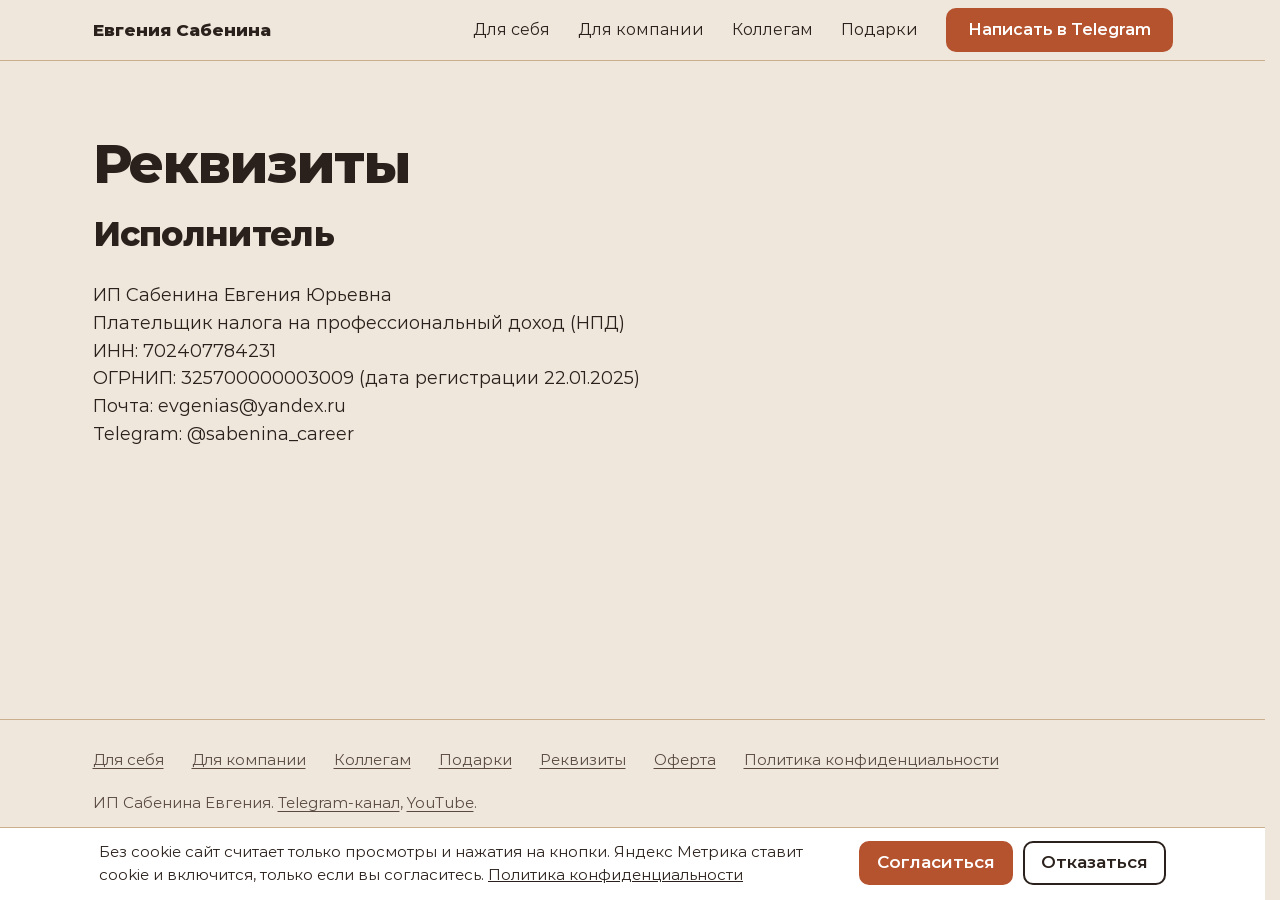
<file: rekvizity.html>
<!doctype html>
<html lang="ru" data-page="rekvizity" data-hit="https://functions.yandexcloud.net/d4e68714odns69rk6tcs">
<head>
<meta charset="utf-8">
<meta http-equiv="Content-Security-Policy" content="default-src 'self'; script-src 'self' https://mc.yandex.ru https://mc.yandex.com https://mc.yandex.az https://mc.yandex.by https://mc.yandex.co.il https://mc.yandex.com.am https://mc.yandex.com.ge https://mc.yandex.com.tr https://mc.yandex.ee https://mc.yandex.fr https://mc.yandex.kg https://mc.yandex.kz https://mc.yandex.lt https://mc.yandex.lv https://mc.yandex.md https://mc.yandex.tj https://mc.yandex.tm https://mc.yandex.uz https://forms.yandex.ru https://yastatic.net; frame-src https://forms.yandex.ru; img-src 'self' data: https://mc.yandex.ru https://mc.yandex.com https://mc.yandex.az https://mc.yandex.by https://mc.yandex.co.il https://mc.yandex.com.am https://mc.yandex.com.ge https://mc.yandex.com.tr https://mc.yandex.ee https://mc.yandex.fr https://mc.yandex.kg https://mc.yandex.kz https://mc.yandex.lt https://mc.yandex.lv https://mc.yandex.md https://mc.yandex.tj https://mc.yandex.tm https://mc.yandex.uz; connect-src 'self' https://mc.yandex.ru https://mc.yandex.com https://mc.yandex.az https://mc.yandex.by https://mc.yandex.co.il https://mc.yandex.com.am https://mc.yandex.com.ge https://mc.yandex.com.tr https://mc.yandex.ee https://mc.yandex.fr https://mc.yandex.kg https://mc.yandex.kz https://mc.yandex.lt https://mc.yandex.lv https://mc.yandex.md https://mc.yandex.tj https://mc.yandex.tm https://mc.yandex.uz https://functions.yandexcloud.net; style-src 'self'; font-src 'self'; base-uri 'self' https://sabenina-career.com/; form-action 'none'">
<meta name="viewport" content="width=device-width, initial-scale=1">
<meta name="referrer" content="strict-origin-when-cross-origin">
<title>Реквизиты — Евгения Сабенина, карьерный коуч</title>
<meta name="description" content="Реквизиты Евгении Сабениной, карьерного коуча PCC ICF: налоговый режим, ФИО и ИНН для договора и оплаты.">
<link rel="canonical" href="https://sabenina-career.com/rekvizity.html">
<meta property="og:url" content="https://sabenina-career.com/rekvizity.html">
<meta property="og:type" content="website">
<meta property="og:locale" content="ru_RU">
<meta property="og:title" content="Реквизиты — Евгения Сабенина, карьерный коуч">
<meta property="og:description" content="Реквизиты Евгении Сабениной, карьерного коуча PCC ICF: налоговый режим, ФИО и ИНН для договора и оплаты.">
<meta property="og:image" content="https://sabenina-career.com/img/og.jpg">
<meta property="og:image:width" content="1200">
<meta property="og:image:height" content="630">
<link rel="icon" href="favicon.ico" sizes="32x32">
<link rel="icon" href="favicon.svg" type="image/svg+xml">
<link rel="stylesheet" href="styles.css">
<script src="site.js" defer></script>
</head>
<body>

<header class="top">
  <div class="wrap">
    <a class="brand" href="index.html">Евгения Сабенина</a>
    <nav class="nav" aria-label="Разделы">
      <a href="dlya-sebya.html">Для себя</a>
      <a href="dlya-kompanii.html">Для компании</a>
      <a href="kollegam.html">Коллегам</a>
      <a href="podarki.html">Подарки</a>
      <a class="btn" href="https://t.me/sabenina_career?text=%D0%97%D0%B4%D1%80%D0%B0%D0%B2%D1%81%D1%82%D0%B2%D1%83%D0%B9%D1%82%D0%B5%21%20%D0%9F%D0%B8%D1%88%D1%83%20%D1%81%20%D1%81%D0%B0%D0%B9%D1%82%D0%B0%2C%20%D1%81%D1%82%D1%80%D0%B0%D0%BD%D0%B8%D1%86%D0%B0%20%C2%AB%D0%A0%D0%B5%D0%BA%D0%B2%D0%B8%D0%B7%D0%B8%D1%82%D1%8B%C2%BB." target="_blank" rel="noopener" data-goal="telegram">Написать в Telegram</a>
    </nav>
    <details class="menu">
      <summary>Меню</summary>
      <div class="menu-list">
        <a href="index.html">Главная</a>
        <a href="dlya-sebya.html">Для себя</a>
        <a href="dlya-kompanii.html">Для компании</a>
        <a href="kollegam.html">Коллегам</a>
        <a href="podarki.html">Подарки</a>
      </div>
    </details>
  </div>
</header>

<main>

<section class="block">
  <div class="wrap">
    <h1>Реквизиты</h1>
    <h2 class="mt-20">Исполнитель</h2>
    <p>ИП Сабенина Евгения Юрьевна</p>
    <p>Плательщик налога на профессиональный доход (НПД)</p>
    <p>ИНН: 702407784231</p>
    <p>ОГРНИП: 325700000003009 (дата регистрации 22.01.2025)</p>
    <p>Почта: evgenias@yandex.ru</p>
    <p>Telegram: @sabenina_career</p>
  </div>
</section>
</main>

<footer class="foot">
  <div class="wrap">
    <nav aria-label="Подвал">
      <a href="dlya-sebya.html">Для себя</a>
      <a href="dlya-kompanii.html">Для компании</a>
      <a href="kollegam.html">Коллегам</a>
      <a href="podarki.html">Подарки</a>
      <a href="rekvizity.html" aria-current="page">Реквизиты</a>
      <a href="oferta.html">Оферта</a>
      <a href="politika.html">Политика конфиденциальности</a>
    </nav>
    <p>ИП Сабенина Евгения. <a href="https://t.me/sabenina_career_channel" target="_blank" rel="noopener" data-goal="channel">Telegram-канал</a>, <a href="https://www.youtube.com/@sabenina_career" target="_blank" rel="noopener" data-goal="youtube">YouTube</a>.</p>
  </div>
</footer>

<dialog class="lightbox" aria-label="Скриншоты переписки">
  <button class="lightbox-close" type="button" autofocus>Закрыть</button>
  <div class="lightbox-body" tabindex="0"></div>
</dialog>

<div class="dock">
  <div class="consent" data-metrika="114624251" hidden>
    <p>Без cookie сайт считает только просмотры и нажатия на кнопки. Яндекс Метрика ставит cookie и включится, только если вы согласитесь. <a href="politika.html">Политика конфиденциальности</a></p>
    <div class="consent-actions">
      <button class="btn" type="button" data-consent="yes">Согласиться</button>
      <button class="btn ghost" type="button" data-consent="no">Отказаться</button>
    </div>
  </div>
</div>
</body>
</html>
</file>
<file: styles.css>
/* Стили сайта Евгении Сабениной: вариант A из site/design/mockups/styles.css без вариантов B/C и пометок. */
@import url("fonts/fonts.css");

/* ---------- Гамма ---------- */

:root {
  --bg: #efe7dc;          /* фон страницы — YouTube, фон обложек */
  --surface: #ffffff;     /* карточка — taplink, --bg-card-content */
  --surface-2: #dbc4b4;   /* полоса и подложки — taplink, фон страницы */
  --ink: #2b211c;         /* текст — YouTube, основной текст обложек */
  --muted: #5a4a40;       /* второстепенный текст — YouTube */
  --line: #c9af8c;        /* линии и рамки — taplink, плашка меню */
  --primary: #b5532f;     /* главная кнопка — YouTube, терракота рубрики «Уйти или остаться» */
  --on-primary: #ffffff;
  --accent: #b78c71;      /* акцент без текста — taplink, цвет кнопки */
  --colleagues: #2f4a6d;  /* страница «Коллегам» — YouTube, синий рубрики «Коучам» */
  --band-bg: #dbc4b4;
  --band-ink: #2b211c;
  /* Шрифт и приёмы обложек YouTube, плотный жирный набор слева */
  --radius: 10px;
  --radius-btn: 10px;
  --font-display: "Montserrat", system-ui, sans-serif;
  --font-body: "Montserrat", system-ui, sans-serif;
  --display-weight: 800;
  --h1: 2rem;
  --h1-wide: 3.375rem;
  --h2: 1.5rem;
  --tracking: -0.02em;
}


/* ---------- База ---------- */

* { box-sizing: border-box; }
html { -webkit-text-size-adjust: 100%; scrollbar-gutter: stable; }
body {
  margin: 0;
  min-height: 100dvh;
  display: flex;
  flex-direction: column;
  background: var(--bg);
  color: var(--ink);
  font: 400 1.0625rem/1.55 var(--font-body);
}
main { flex: 1; }
h1, h2, h3 {
  font-family: var(--font-display);
  font-weight: var(--display-weight);
  letter-spacing: var(--tracking);
  line-height: 1.15;
  margin: 0;
  text-wrap: balance;
  overflow-wrap: break-word;
  hyphens: auto;
}
h1 { font-size: var(--h1); }
@media (max-width: 479px) {
  [data-page="politika"] h1 { font-size: clamp(1.625rem, 6.8vw, var(--h1)); }
}
h2 { font-size: var(--h2); margin-bottom: 20px; }
h3 { font-size: 1.125rem; line-height: 1.3; }
p { margin: 0; }
a { color: inherit; }
:focus-visible { outline: 3px solid var(--primary); outline-offset: 3px; }
.wrap { max-width: 1120px; margin: 0 auto; padding: 0 20px; }
.block { padding: 44px 0; }
.muted { color: var(--muted); }
.small { font-size: 0.9375rem; }


/* ---------- Шапка ---------- */

.top { border-bottom: 1px solid var(--line); background: var(--bg); }
.top .wrap { display: flex; align-items: center; justify-content: space-between; min-height: 60px; gap: 16px; }
.brand { font-family: var(--font-display); font-weight: var(--display-weight); text-decoration: none; font-size: 1.0625rem; }
.nav { display: none; gap: 28px; align-items: center; }
.nav a { text-decoration: none; font-size: 1rem; }
.nav a:hover, .nav a[aria-current="page"], .menu-list a[aria-current="page"] { text-decoration: underline; text-underline-offset: 4px; }
.menu { position: relative; }
.menu summary { list-style: none; cursor: pointer; padding: 10px 14px; border: 1px solid var(--line); border-radius: var(--radius-btn); font-size: 0.9375rem; }
.menu summary::-webkit-details-marker { display: none; }
.menu-list { position: absolute; right: 0; top: 52px; z-index: 5; background: var(--surface); border: 1px solid var(--line); border-radius: var(--radius); padding: 8px; min-width: 220px; display: grid; }
.menu-list a { padding: 12px 14px; text-decoration: none; }

/* ---------- Кнопки ---------- */

.btn {
  display: inline-flex; align-items: center; justify-content: center;
  min-height: 52px; padding: 0 26px;
  background: var(--primary); color: var(--on-primary);
  border: 2px solid var(--primary); border-radius: var(--radius-btn);
  font: 600 1.0625rem/1 var(--font-body); text-decoration: none;
}
.btn:hover { filter: brightness(1.1); }
.btn.ghost { background: transparent; color: var(--ink); border-color: var(--ink); }
.link { font-weight: 600; text-underline-offset: 4px; }

/* ---------- Первый экран ---------- */

.hero { padding: 32px 0 36px; }
.hero-grid { display: grid; gap: 32px; }
.plaque { display: inline-block; margin-bottom: 16px; padding: 6px 12px; border-radius: 6px; background: var(--primary); color: var(--on-primary); font-weight: 600; font-size: 0.9375rem; }
.lead { font-size: 1.1875rem; line-height: 1.45; margin-top: 16px; max-width: 34ch; }
.actions { display: grid; gap: 14px; margin-top: 28px; justify-items: start; }
.actions .btn { width: 100%; }
.actions .note { color: var(--muted); font-size: 0.9375rem; }

/* Фотокарточки и портреты */
.photo-card {
  position: relative;
  background: var(--surface);
  border-left: 6px solid var(--primary);
  border-radius: var(--radius);
  overflow: hidden;
  display: block;
}
.photo-card img {
  display: block;
  width: 100%;
  height: auto;
  aspect-ratio: 4/5;
  object-fit: cover;
  object-position: center top;
  background: var(--surface-2);
}
.photo-badge {
  padding: 14px 18px;
  background: var(--surface);
  border-top: 1px solid var(--line);
  display: grid;
  gap: 3px;
}
.photo-badge strong {
  display: block;
  font: 600 1.0625rem/1.2 var(--font-body);
  color: var(--ink);
}
.photo-badge span {
  display: block;
  font-size: 0.875rem;
  color: var(--muted);
}
.hero-photo {
  max-width: 440px;
  width: 100%;
  margin: 0 auto;
}
/* Портрет первого экрана крупнее и квадратный: по высоте он равен тексту рядом */
.hero-photo .photo-card img { aspect-ratio: 1 / 1; }

/* Правая колонка первого экрана без фото: на телефоне скрыта, её содержание есть ниже */
.hero-grid > .hero-side { display: none; }

/* «Подарки»: обложки материалов */
/* Веер: стопка раз в 7 с раскрывается и собирается; без движения стоит раскрытой */
.covers { position: relative; height: 420px; }
.cover { position: absolute; left: 50%; top: 90px; width: 240px; height: 190px; margin-left: -120px; box-sizing: border-box; background: var(--surface); border-left: 6px solid var(--primary); border-radius: var(--radius); padding: 14px 18px; transform-origin: 50% 170%; animation: fan 7s ease-in-out infinite; }
.cover:nth-child(1) { --r: -30deg; }
.cover:nth-child(2) { --r: -18deg; }
.cover:nth-child(3) { --r: -6deg; }
.cover:nth-child(4) { --r: 6deg; }
.cover:nth-child(5) { --r: 18deg; }
.cover:nth-child(6) { --r: 30deg; }
@keyframes fan { 0%, 12% { transform: rotate(0); } 38%, 78% { transform: rotate(var(--r)); } 100% { transform: rotate(0); } }
@media (prefers-reduced-motion: reduce) { .cover { animation: none; transform: rotate(var(--r)); } }
.cover:nth-child(even) { background: var(--surface-2); }
.cover span { display: block; color: var(--muted); font-size: 0.875rem; }
.cover b { font: 800 1.0625rem/1.25 var(--font-display); }

/* Сетка «О себе» */
.about-grid { display: grid; gap: 28px; }
.about-photo { max-width: 380px; width: 100%; margin: 0 auto; }
.about-content { display: grid; }

/* Текстовый блок об авторе на «Для компании» и «Коллегам» */
.author-text { display: grid; max-width: 760px; }
.stack > .author-text { margin: 36px 0; }

/* Баннер «Подарки» */
.gifts-banner { display: grid; gap: 20px; }
.gifts-actions { display: grid; gap: 12px; justify-items: start; }

/* С чем приходят */
.asks-grid { display: grid; gap: 12px; }
.ask {
  display: block; text-decoration: none;
  background: var(--surface); border-left: 6px solid var(--primary); border-radius: var(--radius);
  padding: 16px 18px;
}
.ask strong { display: block; font: 600 1.125rem/1.3 var(--font-body); }
.ask:hover strong { text-decoration: underline; text-underline-offset: 4px; }
.ask span { display: block; margin-top: 4px; color: var(--muted); font-size: 0.9375rem; }
.ask.unsure { background: var(--surface-2); border-left-color: var(--accent); }

/* ---------- Полоса для компаний ---------- */

.band { background: var(--band-bg); color: var(--band-ink); }
.band .wrap { padding-top: 28px; padding-bottom: 28px; display: grid; gap: 14px; }
.band h2 { margin: 0 0 8px; }
.band .btn { background: var(--ink); color: var(--bg); border-color: var(--ink); justify-self: start; }

/* ---------- Шаги первой встречи ---------- */

.steps { list-style: none; margin: 0; padding: 0; display: grid; gap: 18px; counter-reset: s; }
.steps li { counter-increment: s; display: grid; grid-template-columns: 40px 1fr; gap: 14px; }
.steps li::before {
  content: counter(s);
  width: 40px; height: 40px; display: grid; place-items: center;
  border: 2px solid var(--primary); color: var(--ink); border-radius: 50%;
  font: 600 1.0625rem/1 var(--font-body);
}
.said { margin-top: 28px; display: grid; gap: 10px; }
.said p { background: var(--surface); border-radius: var(--radius); padding: 12px 16px; justify-self: start; max-width: 32ch; }

/* ---------- Истории ---------- */

.cases { display: grid; gap: 16px; }
.case { background: var(--surface); border-radius: var(--radius); padding: 20px; }
.case p { margin-top: 10px; color: var(--muted); }
.case .who { margin-top: 12px; font-size: 0.9375rem; color: var(--ink); }

/* ---------- О себе ---------- */

.facts { list-style: none; margin: 0; padding: 0; display: grid; gap: 0; border-top: 1px solid var(--line); }
.facts li { padding: 14px 0; border-bottom: 1px solid var(--line); }
.nums { display: grid; grid-template-columns: repeat(3, auto); gap: 20px; justify-content: start; margin-top: 22px; }
.nums b { display: block; font: var(--display-weight) 1.625rem/1.1 var(--font-display); }
.nums span { font-size: 0.875rem; color: var(--muted); }

/* ---------- Гайд и финал ---------- */

.soft { background: var(--surface); border: 1px solid var(--line); border-radius: var(--radius); padding: 22px; display: grid; gap: 12px; }
.final { text-align: left; display: grid; gap: 16px; justify-items: start; }
.final .btn { width: 100%; }

/* ---------- Подвал ---------- */

.foot { border-top: 1px solid var(--line); padding: 28px 0 12px; font-size: 0.9375rem; color: var(--muted); }
.foot nav { display: grid; grid-template-columns: 1fr 1fr; gap: 10px 20px; margin-bottom: 20px; }
.foot a { text-underline-offset: 3px; }

/* ---------- Низ экрана: липкая кнопка на телефоне и баннер согласия под ней ---------- */

.dock { position: sticky; bottom: 0; z-index: 10; }
.sticky { padding: 10px 16px 12px; background: var(--bg); border-top: 1px solid var(--line); }
.sticky .btn { width: 100%; }
.consent { padding: 12px 16px 14px; background: var(--surface); border-top: 1px solid var(--line); font-size: 0.9375rem; }
.consent p { margin: 0 0 10px; }
.consent-actions { display: flex; gap: 10px; }
.consent .btn { flex: 1; min-height: 44px; padding: 0 16px; }

/* ---------- Внутренние страницы ---------- */

[data-page="kollegam"] { --primary: var(--colleagues); }
.jump { display: flex; flex-wrap: wrap; gap: 10px; margin-top: 24px; padding: 0; list-style: none; }
.jump a { display: block; padding: 10px 14px; background: var(--surface); border-radius: var(--radius); text-decoration: none; font-weight: 500; font-size: 0.9375rem; }
.stack { display: grid; gap: 20px; }
.svc { background: var(--surface); border-left: 6px solid var(--primary); border-radius: var(--radius); padding: 22px 20px; display: grid; gap: 16px; scroll-margin-top: 16px; }
.svc h2 { margin: 0; }
.svc blockquote { margin: 0; color: var(--muted); font-size: 1.0625rem; }
.ticks { margin: 0; padding-left: 1.1em; display: grid; gap: 6px; }
.fit { display: grid; gap: 14px; }
.fit h4 { margin: 0 0 6px; font: 600 0.9375rem/1.3 var(--font-body); color: var(--muted); }
.prices { display: grid; gap: 0; border-top: 1px solid var(--line); }
.price { display: grid; grid-template-columns: 1fr auto; gap: 4px 16px; padding: 14px 0; border-bottom: 1px solid var(--line); align-items: baseline; }
.price b { font-weight: 600; }
.price .sum { font: 800 1.1875rem/1.2 var(--font-display); white-space: nowrap; }
.price small { grid-column: 1 / -1; color: var(--muted); font-size: 0.9375rem; }
.svc .btn { justify-self: start; }
.svc > p, .svc > blockquote, .svc .prices small, .terms li, .terms p { max-width: 70ch; }
.svc .said p { background: var(--bg); }
.terms { background: var(--surface-2); border-radius: var(--radius); padding: 22px 20px; scroll-margin-top: 16px; }
.terms ul { margin: 0; padding-left: 1.1em; display: grid; gap: 8px; }
details.terms > summary {
  cursor: pointer; list-style: none; position: relative; padding-right: 36px;
  font-family: var(--font-display); font-weight: var(--display-weight);
  font-size: var(--h2); letter-spacing: var(--tracking); line-height: 1.15;
  overflow-wrap: break-word;
  hyphens: auto;
}
details.terms > summary::-webkit-details-marker { display: none; }
details.terms > summary::after { content: "+"; position: absolute; right: 4px; top: 0; font-weight: 400; color: var(--ink); }
details.terms[open] > summary::after { content: "–"; }
details.terms > ul { margin-top: 16px; }
.faq { border-top: 1px solid var(--line); }
.faq-item { border-bottom: 1px solid var(--line); padding: 18px 0; }
.faq-item h3 { margin: 0 0 8px; }
.faq-item p { color: var(--muted); max-width: 62ch; }
.form { background: var(--surface); border-radius: var(--radius); padding: 22px 20px; display: grid; gap: 16px; max-width: 620px; scroll-margin-top: 16px; }
.form .btn { width: 100%; cursor: pointer; }
.form-embed { scroll-margin-top: 16px; }
.form-embed iframe { display: block; width: 100%; min-height: 560px; border: 0; background: #FFFFFF; border-radius: 10px; }
.formats { display: grid; gap: 16px; }
.fmt { background: var(--surface); border-radius: var(--radius); padding: 20px; display: grid; gap: 10px; }
.fmt dl { margin: 0; display: grid; grid-template-columns: auto 1fr; gap: 4px 14px; font-size: 0.9375rem; }
.fmt dt { color: var(--muted); }
.fmt dd { margin: 0; }

/* Отзывы: цитата текстом, переписка-подтверждение по нажатию */
.reviews { display: grid; gap: 16px; }
.review { margin: 0; background: var(--surface); border: 1px solid var(--line); border-radius: var(--radius); padding: 20px; display: grid; gap: 10px; align-content: start; }
.review blockquote { margin: 0; font-size: 1.0625rem; }
.review figcaption { font-size: 0.9375rem; color: var(--muted); }
.proof summary { cursor: pointer; color: var(--ink); font-weight: 600; font-size: 0.9375rem; list-style: none; text-decoration: underline; text-underline-offset: 4px; }
.proof summary::-webkit-details-marker { display: none; }
.proof summary::before { content: "▸ "; }
.proof[open] summary::before { content: "▾ "; }
.proof a { display: block; }
.proof img { display: block; width: 100%; height: auto; margin-top: 10px; border: 1px solid var(--line); border-radius: var(--radius); }
/* окно скриншотов переписки (site.js, initProof): картинки подряд, прокрутка внутри окна, фон страницы не двигается */
html:has(.lightbox[open]) { overflow: hidden; }
.lightbox { padding: 0; border: 0; border-radius: var(--radius); background: var(--surface); color: var(--ink); width: min(1080px, calc(100vw - 32px)); max-height: calc(100dvh - 32px); overflow: hidden; }
.lightbox[open] { display: flex; flex-direction: column; }
.lightbox::backdrop { background: rgb(43 33 28 / 0.75); }
.lightbox-close { align-self: flex-end; margin: 8px; padding: 10px 16px; border: 1px solid var(--line); border-radius: var(--radius-btn); background: var(--surface); color: var(--ink); font: 600 0.9375rem var(--font-body); cursor: pointer; }
.lightbox-body { overflow-y: auto; overscroll-behavior: contain; padding: 0 12px 12px; display: grid; gap: 10px; }
.lightbox-body:focus-visible { outline-offset: -3px; }
.lightbox-body img { display: block; width: 100%; height: auto; border: 1px solid var(--line); border-radius: var(--radius); }
.more-reviews { margin-top: 16px; }
.more-reviews > summary { cursor: pointer; font-weight: 600; list-style: none; padding: 12px 0; text-decoration: underline; text-underline-offset: 4px; }
.more-reviews > summary::-webkit-details-marker { display: none; }
.more-reviews[open] > summary { margin-bottom: 8px; }

/* ---------- Ширина компьютера ---------- */

@media (min-width: 860px) {
  body { font-size: 1.125rem; }
  .sticky, .menu { display: none; }
  .nav { display: flex; }
  .nav .btn { min-height: 44px; padding: 0 20px; font-size: 1rem; color: var(--on-primary); }
  h1 { font-size: var(--h1-wide); }
  h2 { font-size: calc(var(--h2) * 1.4); margin-bottom: 28px; }
  .block { padding: 72px 0; }
  .hero { padding: 72px 0 40px; }
  .hero-grid { grid-template-columns: 1.15fr 0.85fr; gap: 64px; align-items: start; }
  .hero-grid > .hero-side { display: grid; }
  .lead { font-size: 1.375rem; }
  .actions { display: flex; flex-wrap: wrap; align-items: center; gap: 16px 28px; }
  .actions .btn, .final .btn { width: auto; white-space: nowrap; }
  .actions .note { flex-basis: 100%; }
  .asks-grid { grid-template-columns: 1fr 1fr; gap: 16px; }
  .about-grid { grid-template-columns: 380px 1fr; gap: 56px; align-items: start; }
  .stack > .author-text { margin: 44px 0; }
  .gifts-banner { grid-template-columns: 1fr auto; gap: 40px; align-items: center; }
  .gifts-actions { display: flex; flex-direction: column; gap: 12px; }
  .band .wrap { grid-template-columns: 1fr auto; align-items: center; padding-top: 36px; padding-bottom: 36px; }
  .two { display: grid; grid-template-columns: 1fr 1fr; gap: 64px; align-items: start; }
  .cases, .reviews { grid-template-columns: repeat(3, 1fr); gap: 24px; }
  .foot nav { display: flex; flex-wrap: wrap; gap: 12px 28px; }
  .consent:not([hidden]) { display: flex; align-items: center; justify-content: center; gap: 24px; }
  .consent p { margin: 0; max-width: 46rem; }
  .consent .btn { flex: none; }
  .svc, .terms { padding: 32px; }
  .fit { grid-template-columns: 1fr 1fr; gap: 32px; }
  .formats { grid-template-columns: 1fr 1fr; gap: 24px; }
  .form .btn { width: auto; justify-self: start; }
  details.terms > summary { font-size: calc(var(--h2) * 1.4); }
}

/* Отступы, которые в макетах стояли атрибутом style: CSP без 'unsafe-inline' их не пропустит */
.pt-0 { padding-top: 0; }
.mt-0 { margin-top: 0; }
.mt-12 { margin-top: 12px; }
.mt-16 { margin-top: 16px; }
.mt-20 { margin-top: 20px; }
.mb-8 { margin-bottom: 8px; }
.m-0 { margin: 0; }
.fs-lead { font-size: 1.25rem; margin-bottom: 8px; }
</file>
